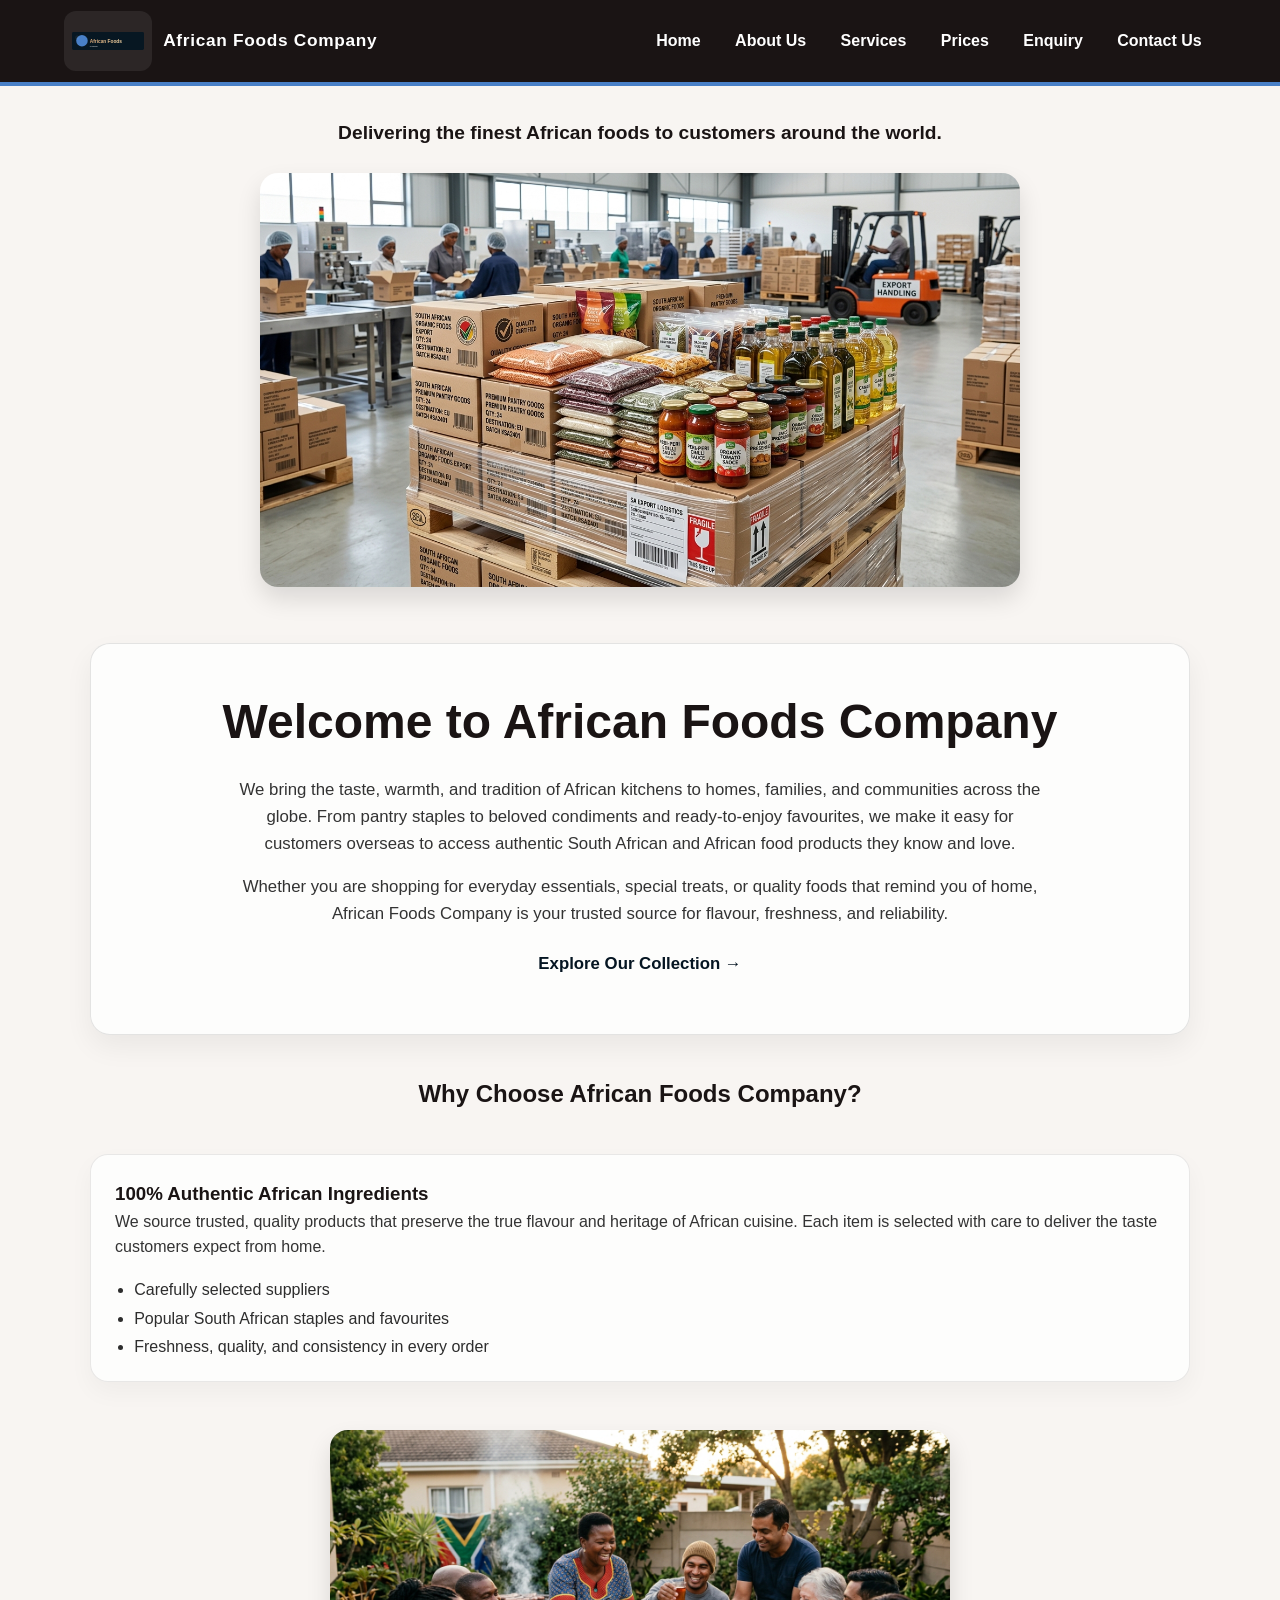
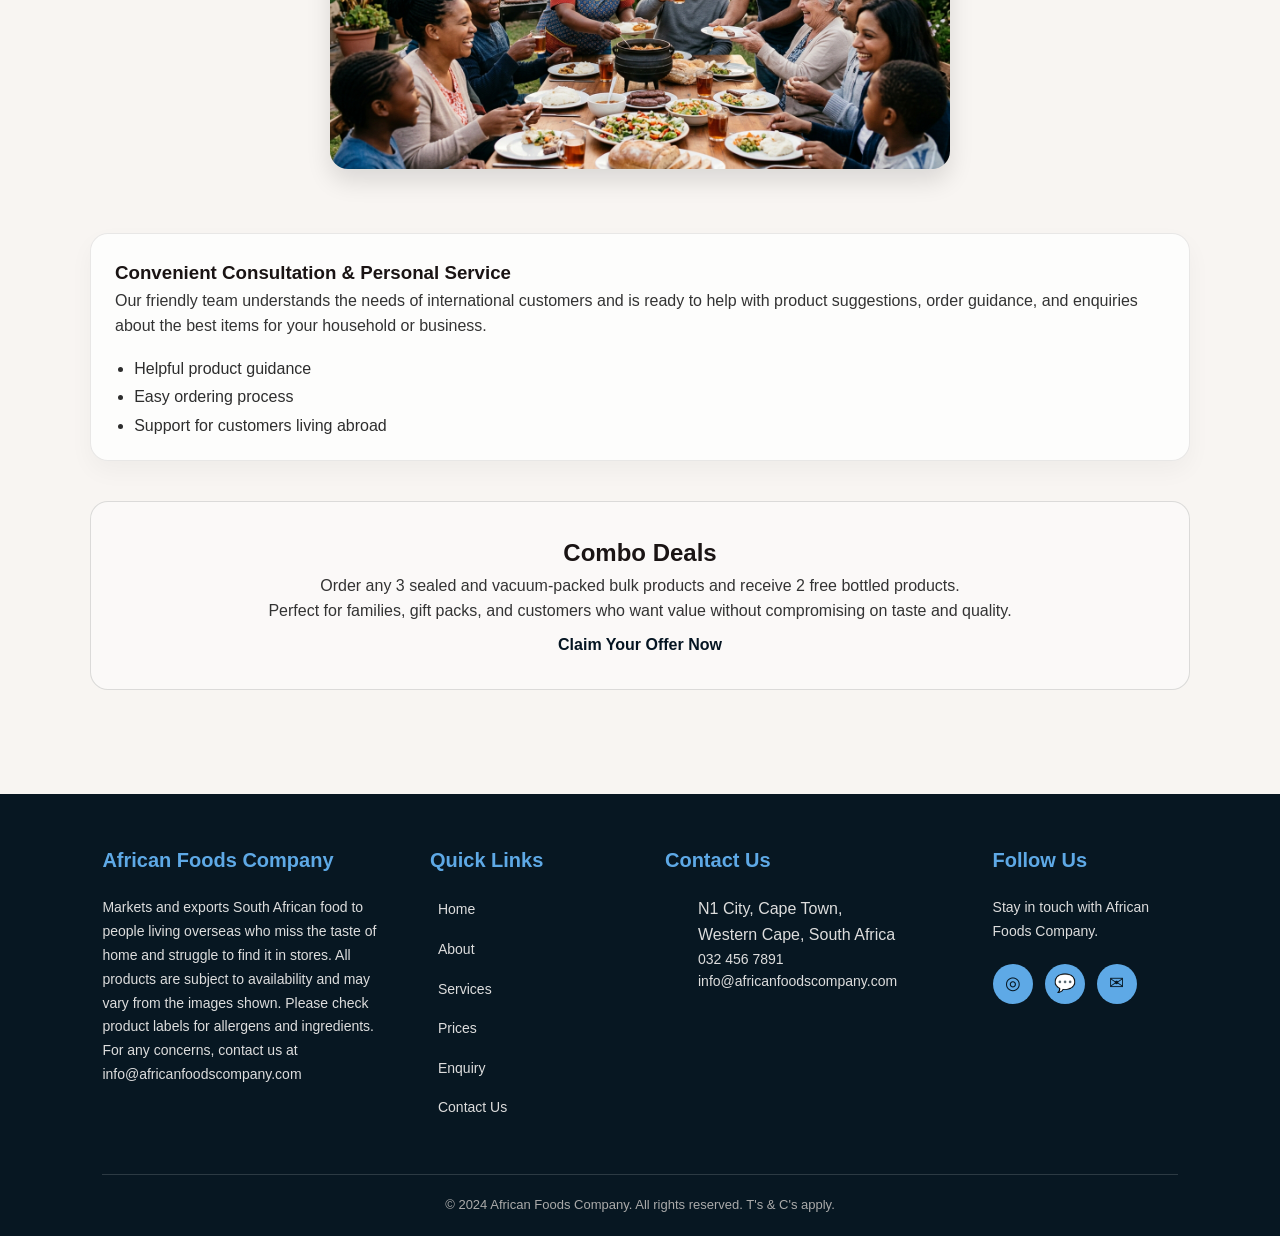
<file: index.html>
<!DOCTYPE html>
<html lang="en">
<head>
    <link rel="stylesheet" href="css/Style.css">
    <meta charset="UTF-8">
    <meta name="viewport" content="width=device-width, initial-scale=1.0">
    <title>Home - African Foods Company</title>
</head>
<body>

    <header class="site-header">
        <div class="container header-inner">
            <a class="brand" href="index.html" aria-label="African Foods Company home">
                <img class="brand-logo" src="images/logo.svg" alt="African Foods Company logo">
                <span class="brand-name">African Foods Company</span>
            </a>
            <nav class="site-nav" aria-label="Main navigation">
                <a href="index.html">Home</a>
                <a href="Pages/About.html">About Us</a>
                <a href="Pages/services.html">Services</a>
                <a href="Pages/prices.html">Prices</a>
                <a href="Pages/Enquiry.html">Enquiry</a>
                <a href="Pages/Contact Us.html">Contact Us</a>
            </nav>
        </div>
    </header>

  <p class="home-tagline">Delivering the finest African foods to customers around the world.</p>

  <img class="hero-graphic" src="images/Gemini_Generated_Image_8gng6y8gng6y8gng.jpg" alt="African Foods Company">

  <!-- Main Content -->
  <main class="home-page">
      <!-- Hero Section-->
    <section class="home-hero">
    <h2>Welcome to African Foods Company</h2>
    <p>We bring the taste, warmth, and tradition of African kitchens to homes, families, and communities across the globe. From pantry staples to beloved condiments and ready-to-enjoy favourites, we make it easy for customers overseas to access authentic South African and African food products they know and love.</p>
    <p>Whether you are shopping for everyday essentials, special treats, or quality foods that remind you of home, African Foods Company is your trusted source for flavour, freshness, and reliability.</p>
    <p><a href="Pages/services.html">Explore Our Collection &rarr;</a></p>
    </section>

    <!-- Highlights Section -->
    <section class="home-highlights">
      <h2>Why Choose African Foods Company?</h2>

      <article class="feature-box">
        <h3>100% Authentic African Ingredients</h3>
        <p>We source trusted, quality products that preserve the true flavour and heritage of African cuisine. Each item is selected with care to deliver the taste customers expect from home.</p>
        <ul>
          <li>Carefully selected suppliers</li>
          <li>Popular South African staples and favourites</li>
          <li>Freshness, quality, and consistency in every order</li>
        </ul>
      </article>

      <img class="feature-graphic" src="images/Gemini_Generated_Image_i78rki78rki78rki.jpg" alt="African Foods Company products">

      <article class="feature-box">
        <h3>Convenient Consultation & Personal Service</h3>
        <p>Our friendly team understands the needs of international customers and is ready to help with product suggestions, order guidance, and enquiries about the best items for your household or business.</p>
        <ul>
          <li>Helpful product guidance</li>
          <li>Easy ordering process</li>
          <li>Support for customers living abroad</li>
        </ul>
      </article>
    </section>

    <!-- Promotion Banner -->
    <section class="promo-banner">
      <h2>Combo Deals</h2>
      <p>Order any 3 sealed and vacuum-packed bulk products and receive 2 free bottled products.</p>
      <p>Perfect for families, gift packs, and customers who want value without compromising on taste and quality.</p>
    <p><a href="Pages/Enquiry.html">Claim Your Offer Now</a></p>
      
    </section>
  </main>
  
  <!-- Footer -->

<footer class="site-footer">

    <div class="footer-container">

        <!-- Column 1: About -->
        <div class="footer-column">
            <h3>African Foods Company</h3>

            <p>
                Markets and exports South African food to people living overseas who miss the taste of home and struggle to find it in stores. All products are subject to availability and may vary from the images shown. Please check product labels for allergens and ingredients. For any concerns, contact us at info@africanfoodscompany.com
            </p>
        </div>


        <!-- Column 2: Quick Links -->
        <div class="footer-column">

            <h3>Quick Links</h3>

            <ul class="footer-links">

                <li>
                    <a href="index.html">
                        <i class="fa-solid fa-house"></i>
                        Home
                    </a>
                </li>

                <li>
                    <a href="Pages/About.html">
                        <i class="fa-solid fa-circle-info"></i>
                        About
                    </a>
                </li>

                <li>
                    <a href="Pages/services.html">
                        <i class="fa-solid fa-scissors"></i>
                        Services
                    </a>
                </li>

                <li>
                    <a href="Pages/prices.html">
                        <i class="fa-solid fa-tag"></i>
                        Prices
                    </a>
                </li>

                <li>
                    <a href="Pages/Enquiry.html">
                        <i class="fa-solid fa-envelope-open-text"></i>
                        Enquiry
                    </a>
                </li>

                <li>
                    <a href="Pages/Contact Us.html">
                        <i class="fa-solid fa-phone"></i>
                        Contact Us
                    </a>
                </li>

            </ul>

        </div>


        <!-- Column 3: Contact -->
        <div class="footer-column">

            <h3>Contact Us</h3>

            <ul class="contact-info">

                <li>
                    <i class="fa-solid fa-location-dot"></i>

                    <span>
                        N1 City, Cape Town,<br>
                        Western Cape, South Africa
                    </span>
                </li>

                <li>
                    <i class="fa-brands fa-whatsapp"></i>

                    <a href="https://wa.me/27324567891" target="_blank" rel="noopener noreferrer">
                        032 456 7891
                    </a>
                </li>

                <li>
                    <i class="fa-solid fa-envelope"></i>

                    <a href="mailto:info@africanfoodscompany.com">
                        info@africanfoodscompany.com
                    </a>
                </li>

            </ul>

        </div>


        <!-- Column 4: Follow Us -->
        <div class="footer-column">

            <h3>Follow Us</h3>

            <p>
                Stay in touch with African Foods Company.
            </p>

            <div class="social-icons">

                <a href="https://www.instagram.com/" target="_blank" rel="noopener noreferrer" aria-label="Instagram">
                    <span aria-hidden="true">◎</span>
                </a>

                <a href="https://wa.me/27324567891" target="_blank" rel="noopener noreferrer" aria-label="WhatsApp">
                    <span aria-hidden="true">💬</span>
                </a>

                <a href="mailto:info@africanfoodscompany.com" aria-label="Email">
                    <span aria-hidden="true">✉</span>
                </a>

            </div>

        </div>

    </div>


    <!-- Bottom -->
    <div class="footer-bottom">

        <p>
            &copy; 2024 African Foods Company. All rights reserved. T's & C's apply. 
        </p>

    </div>

</footer>
</body>
</html>
</file>
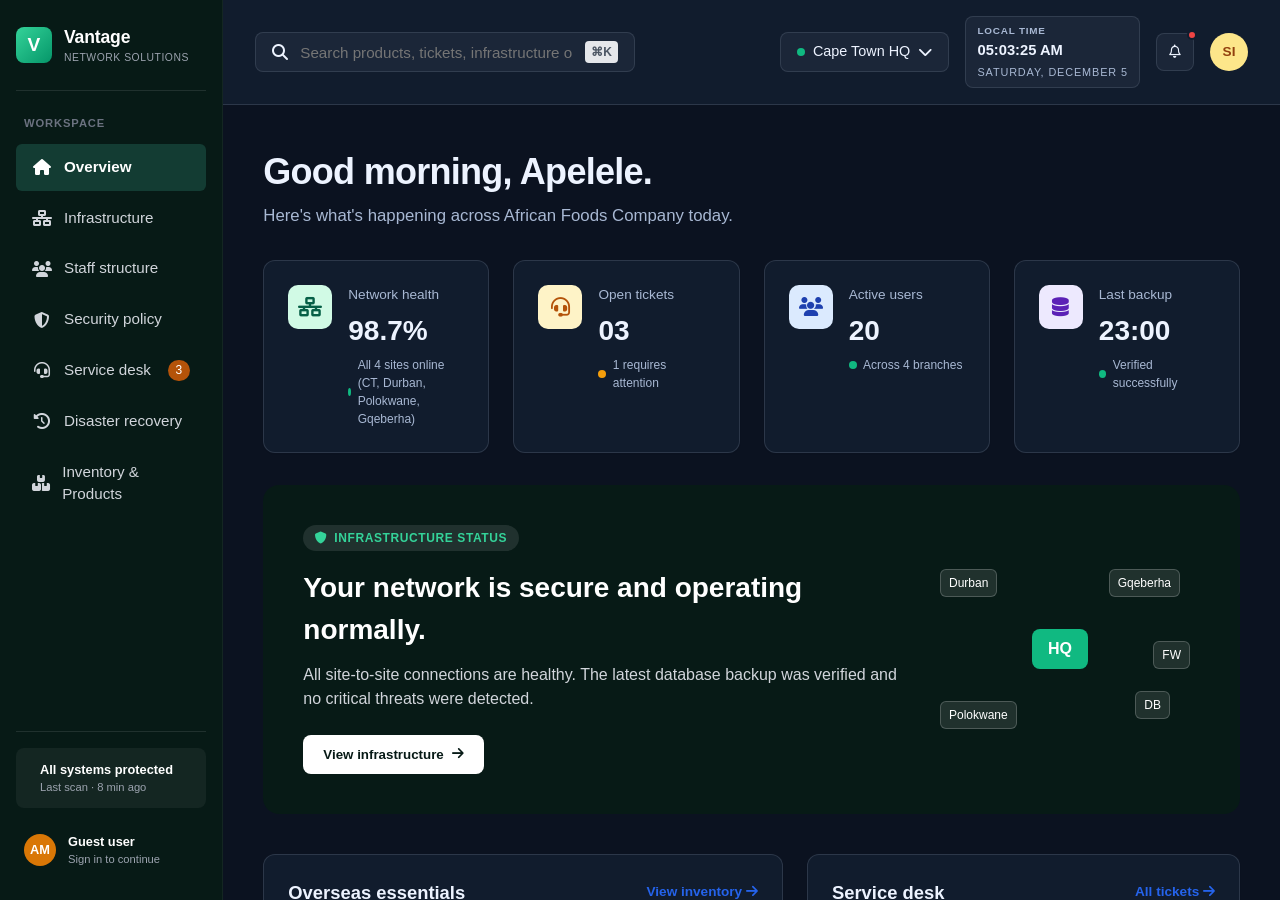
<file: pages/index.html>
<!DOCTYPE html>
<html lang="en">
<head>
    <meta charset="UTF-8">
    <meta name="viewport" content="width=device-width, initial-scale=1.0">
    <title>Overview - Vantage Network Solutions (African Foods Company)</title>
    <link rel="stylesheet" href="../css/style.css">
    <link rel="stylesheet" href="https://cdnjs.cloudflare.com/ajax/libs/font-awesome/6.4.0/css/all.min.css">
</head>
<body>
    <div class="app-container">
        <!-- Sidebar Navigation -->
        <aside class="sidebar">
            <div class="sidebar-brand">
                <div class="brand-logo-icon">V</div>
                <div class="brand-text">
                    <span class="brand-title">Vantage</span>
                    <span class="brand-subtitle">NETWORK SOLUTIONS</span>
                </div>
            </div>

            <div class="workspace-label">WORKSPACE</div>
            
            <nav class="sidebar-nav">
                <a href="#overview" class="nav-item active" data-target="overview">
                    <i class="fa-solid fa-house"></i> Overview
                </a>
                <a href="#infrastructure" class="nav-item" data-target="infrastructure">
                    <i class="fa-solid fa-network-wired"></i> Infrastructure
                </a>
                <a href="#staff" class="nav-item" data-target="staff">
                    <i class="fa-solid fa-users"></i> Staff structure
                </a>
                <a href="#security" class="nav-item" data-target="security">
                    <i class="fa-solid fa-shield-halved"></i> Security policy
                </a>
                <a href="#servicedesk" class="nav-item" data-target="servicedesk">
                    <i class="fa-solid fa-headset"></i> Service desk <span class="badge-count">3</span>
                </a>
                <a href="#disaster" class="nav-item" data-target="disaster">
                    <i class="fa-solid fa-clock-rotate-left"></i> Disaster recovery
                </a>
                <a href="#inventory" class="nav-item" data-target="inventory">
                    <i class="fa-solid fa-boxes-stacked"></i> Inventory & Products
                </a>
            </nav>

            <div class="sidebar-footer">
                <div class="status-card">
                    <div class="status-dot green"></div>
                    <div class="status-info">
                        <strong>All systems protected</strong>
                        <span>Last scan · 8 min ago</span>
                    </div>
                </div>
                <div class="user-profile-card">
                    <div class="user-avatar">AM</div>
                    <div class="user-details">
                        <strong>Apelele Mayi</strong>
                        <span>IT Manager · Log out</span>
                    </div>
                </div>
            </div>
        </aside>

        <!-- Main Content Area -->
        <main class="main-content">
            <!-- Top Navigation Bar with Interactive Search -->
            <header class="top-header">
                <div class="search-container">
                    <div class="search-box">
                        <i class="fa-solid fa-magnifying-glass"></i>
                        <input type="text" id="globalSearch" placeholder="Search products, tickets, infrastructure or SOPs..." autocomplete="off">
                        <span class="kbd">⌘K</span>
                    </div>
                    <!-- Live Search Dropdown Results -->
                    <div id="searchResultsDropdown" class="search-dropdown"></div>
                </div>
                
                <div class="header-right">
                    <div class="location-selector" id="locationBtn">
                        <span class="dot green"></span>
                        <span id="currentLocationLabel">Cape Town HQ</span>
                        <i class="fa-solid fa-chevron-down"></i>
                    </div>
                    <button class="icon-btn" aria-label="Notifications"><i class="fa-regular fa-bell"></i></button>
                    <div class="user-pill">AM</div>
                </div>
            </header>

            <!-- Dynamic Views Container -->
            <div id="viewsContainer">
                
                <!-- VIEW 1: OVERVIEW -->
                <section id="overview" class="view-section active">
                    <div class="welcome-banner">
                        <h1 id="dynamicGreeting">Good morning, Apelele.</h1>
                        <p>Here's what's happening across African Foods Company today.</p>
                    </div>

                    <!-- Metrics Grid -->
                    <div class="metrics-grid">
                        <div class="metric-card">
                            <div class="metric-icon green"><i class="fa-solid fa-network-wired"></i></div>
                            <div class="metric-body">
                                <span>Network health</span>
                                <h2>98.7%</h2>
                                <span class="metric-sub"><span class="dot green"></span> All 4 sites online (CT, Durban, Polokwane, Gqeberha)</span>
                            </div>
                        </div>
                        <div class="metric-card">
                            <div class="metric-icon orange"><i class="fa-solid fa-headset"></i></div>
                            <div class="metric-body">
                                <span>Open tickets</span>
                                <h2>03</h2>
                                <span class="metric-sub"><span class="dot orange"></span> 1 requires attention</span>
                            </div>
                        </div>
                        <div class="metric-card">
                            <div class="metric-icon blue"><i class="fa-solid fa-users"></i></div>
                            <div class="metric-body">
                                <span>Active users</span>
                                <h2>20</h2>
                                <span class="metric-sub"><span class="dot green"></span> Across 4 branches</span>
                            </div>
                        </div>
                        <div class="metric-card">
                            <div class="metric-icon purple"><i class="fa-solid fa-database"></i></div>
                            <div class="metric-body">
                                <span>Last backup</span>
                                <h2>23:00</h2>
                                <span class="metric-sub"><span class="dot green"></span> Verified successfully</span>
                            </div>
                        </div>
                    </div>

                    <!-- Status Hero Banner -->
                    <div class="status-hero">
                        <div class="status-hero-content">
                            <div class="badge-tag"><i class="fa-solid fa-shield"></i> INFRASTRUCTURE STATUS</div>
                            <h3>Your network is secure and operating normally.</h3>
                            <p>All site-to-site connections are healthy. The latest database backup was verified and no critical threats were detected.</p>
                            <button class="btn-light" onclick="switchView('infrastructure')">View infrastructure <i class="fa-solid fa-arrow-right"></i></button>
                        </div>
                        <div class="status-hero-graphic">
                            <div class="hq-node">HQ</div>
                            <div class="branch-node durban">Durban</div>
                            <div class="branch-node polokwane">Polokwane</div>
                            <div class="branch-node gqeberha">Gqeberha</div>
                            <div class="db-node">DB</div>
                            <div class="firewall-node">FW</div>
                        </div>
                    </div>

                    <!-- Lower Split Grid -->
                    <div class="split-grid">
                        <!-- Overseas Essentials -->
                        <div class="panel">
                            <div class="panel-header">
                                <h3>Overseas essentials</h3>
                                <a href="#inventory" onclick="switchView('inventory')">View inventory <i class="fa-solid fa-arrow-right"></i></a>
                            </div>
                            <p class="panel-desc">Shelf-stable favourites ready for export</p>
                            
                            <div class="item-row">
                                <div class="item-badge ro">RO</div>
                                <div class="item-info">
                                    <strong>Rooibos tea</strong>
                                    <span>Cape-grown · 80 bags</span>
                                </div>
                                <div class="item-status">
                                    <span class="badge-pill orange-bg">High demand</span>
                                    <span class="stock-text">Stock</span>
                                    <div class="progress-bar"><div class="fill" style="width: 86%;"></div></div>
                                    <span class="perc">86%</span>
                                </div>
                            </div>

                            <div class="item-row">
                                <div class="item-badge mr">MR</div>
                                <div class="item-info">
                                    <strong>Mrs Ball's Chutney</strong>
                                    <span>Original · 470 g</span>
                                </div>
                                <div class="item-status">
                                    <span class="badge-pill green-bg">Export ready</span>
                                    <span class="stock-text">Stock</span>
                                    <div class="progress-bar"><div class="fill" style="width: 72%;"></div></div>
                                    <span class="perc">72%</span>
                                </div>
                            </div>

                            <div class="item-row">
                                <div class="item-badge ou">OU</div>
                                <div class="item-info">
                                    <strong>Ouma Rusks</strong>
                                    <span>Buttermilk · 500 g</span>
                                </div>
                                <div class="item-status">
                                    <span class="badge-pill blue-bg">Popular</span>
                                    <span class="stock-text">Stock</span>
                                    <div class="progress-bar"><div class="fill" style="width: 61%;"></div></div>
                                    <span class="perc">61%</span>
                                </div>
                            </div>

                            <div class="item-row">
                                <div class="item-badge ar">AR</div>
                                <div class="item-info">
                                    <strong>Aromat seasoning</strong>
                                    <span>Original · 200 g</span>
                                </div>
                                <div class="item-status">
                                    <span class="badge-pill gray-bg">Shelf stable</span>
                                    <span class="stock-text">Stock</span>
                                    <div class="progress-bar"><div class="fill" style="width: 54%;"></div></div>
                                    <span class="perc">54%</span>
                                </div>
                            </div>
                        </div>

                        <!-- Service Desk Quick View -->
                        <div class="panel">
                            <div class="panel-header">
                                <h3>Service desk</h3>
                                <a href="#servicedesk" onclick="switchView('servicedesk')">All tickets <i class="fa-solid fa-arrow-right"></i></a>
                            </div>
                            <p class="panel-desc">Active support requests</p>

                            <div class="ticket-row">
                                <div class="ticket-tag p2">P2</div>
                                <div class="ticket-info">
                                    <strong>Durban VPN latency</strong>
                                    <span>INC-0241 · Liya Norushu</span>
                                </div>
                                <div class="ticket-time"><i class="fa-regular fa-clock"></i> 42 min</div>
                            </div>

                            <div class="ticket-row">
                                <div class="ticket-tag p3">P3</div>
                                <div class="ticket-info">
                                    <strong>New sales user access</strong>
                                    <span>REQ-0238 · Support queue</span>
                                </div>
                                <div class="ticket-time"><i class="fa-regular fa-clock"></i> 2 hr</div>
                            </div>

                            <div class="ticket-row">
                                <div class="ticket-tag p3">P3</div>
                                <div class="ticket-info">
                                    <strong>Cape Town printer offline</strong>
                                    <span>INC-0235 · Z. Meiring</span>
                                </div>
                                <div class="ticket-time"><i class="fa-regular fa-clock"></i> 4 hr</div>
                            </div>

                            <div class="ticket-alert-banner">
                                <i class="fa-solid fa-circle-check"></i> All tickets are currently within SLA targets.
                            </div>
                        </div>
                    </div>
                </section>

                <!-- VIEW 2: INFRASTRUCTURE -->
                <section id="infrastructure" class="view-section">
                    <div class="section-header-block">
                        <span class="date-label">MONDAY, 12 OCTOBER</span>
                        <h1>Infrastructure</h1>
                        <p>Monitor branch connectivity, core services, and managed devices across Cape Town, Durban, Polokwane, and Gqeberha.</p>
                    </div>

                    <div class="status-hero mini">
                        <div class="status-hero-content">
                            <div class="badge-tag"><i class="fa-solid fa-check"></i> CURRENT STATUS</div>
                            <h3>All critical services are operational</h3>
                            <p>Operational information is synchronized across Cape Town, Durban, Polokwane, and Gqeberha.</p>
                        </div>
                        <div class="check-circle-icon"><i class="fa-solid fa-check"></i></div>
                    </div>

                    <div class="metrics-grid-3">
                        <div class="metric-card">
                            <div class="metric-icon green"><i class="fa-solid fa-network-wired"></i></div>
                            <div class="metric-body">
                                <span>Site availability</span>
                                <h2>100%</h2>
                                <span class="metric-sub"><span class="dot green"></span> Cape Town, Durban, Polokwane, Gqeberha</span>
                            </div>
                        </div>
                        <div class="metric-card">
                            <div class="metric-icon blue"><i class="fa-solid fa-server"></i></div>
                            <div class="metric-body">
                                <span>Managed devices</span>
                                <h2>24</h2>
                                <span class="metric-sub"><span class="dot green"></span> 20 computers · 4 routers</span>
                            </div>
                        </div>
                        <div class="metric-card">
                            <div class="metric-icon purple"><i class="fa-solid fa-shield-halved"></i></div>
                            <div class="metric-body">
                                <span>VPN tunnels</span>
                                <h2>04</h2>
                                <span class="metric-sub"><span class="dot green"></span> AES-256 secured</span>
                            </div>
                        </div>
                    </div>

                    <div class="panel" style="margin-top: 2rem;">
                        <h3>Branch connectivity</h3>
                        <p class="panel-desc">Live site-to-site infrastructure across all four company locations</p>
                        
                        <div class="branch-list-item">
                            <div class="item-badge green-bg"><i class="fa-solid fa-building"></i></div>
                            <div class="item-info">
                                <strong>Cape Town headquarters (HQ)</strong>
                                <span>Database server · Core router · Shared printer · DHCP server</span>
                            </div>
                            <span class="badge-pill green-bg">Online - 0 ms</span>
                        </div>
                        <div class="branch-list-item">
                            <div class="item-badge green-bg"><i class="fa-solid fa-code-branch"></i></div>
                            <div class="item-info">
                                <strong>Durban branch</strong>
                                <span>IPsec VPN · Wireless LAN · Shared printer</span>
                            </div>
                            <span class="badge-pill green-bg">Online - 24 ms</span>
                        </div>
                        <div class="branch-list-item">
                            <div class="item-badge green-bg"><i class="fa-solid fa-code-branch"></i></div>
                            <div class="item-info">
                                <strong>Polokwane branch (New Site)</strong>
                                <span>IPsec VPN · DHCP Relay · Local AP</span>
                            </div>
                            <span class="badge-pill green-bg">Online - 31 ms</span>
                        </div>
                        <div class="branch-list-item">
                            <div class="item-badge green-bg"><i class="fa-solid fa-code-branch"></i></div>
                            <div class="item-info">
                                <strong>Gqeberha branch (New Site)</strong>
                                <span>IPsec VPN · DHCP Relay · Local AP</span>
                            </div>
                            <span class="badge-pill green-bg">Online - 18 ms</span>
                        </div>
                    </div>

                    <div class="panel" style="margin-top: 2rem;">
                        <h3>Core services</h3>
                        <p class="panel-desc">Business-critical applications</p>
                        <div class="service-row">
                            <div class="service-check"><i class="fa-solid fa-check"></i></div>
                            <div class="item-info">
                                <strong>Sage ERP &amp; Payroll</strong>
                                <span>Central database service</span>
                            </div>
                            <span class="badge-pill green-bg">Healthy</span>
                        </div>
                        <div class="service-row">
                            <div class="service-check"><i class="fa-solid fa-check"></i></div>
                            <div class="item-info">
                                <strong>Microsoft 365</strong>
                                <span>Identity, email and productivity</span>
                            </div>
                            <span class="badge-pill green-bg">Healthy</span>
                        </div>
                        <div class="service-row">
                            <div class="service-check"><i class="fa-solid fa-check"></i></div>
                            <div class="item-info">
                                <strong>Customer website</strong>
                                <span>DMZ hosted service</span>
                            </div>
                            <span class="badge-pill green-bg">Healthy</span>
                        </div>
                    </div>
                </section>

                <!-- VIEW 3: STAFF STRUCTURE -->
                <section id="staff" class="view-section">
                    <div class="section-header-block">
                        <span class="date-label">MONDAY, 12 OCTOBER</span>
                        <h1>Staff structure</h1>
                        <p>Clear ownership and escalation paths for every IT request.</p>
                    </div>

                    <div class="status-hero mini">
                        <div class="status-hero-content">
                            <div class="badge-tag"><i class="fa-solid fa-check"></i> CURRENT STATUS</div>
                            <h3>Four IT roles support 20 employees</h3>
                            <p>Operational information is synchronized across Cape Town, Durban, Polokwane, and Gqeberha.</p>
                        </div>
                        <div class="check-circle-icon"><i class="fa-solid fa-check"></i></div>
                    </div>

                    <div class="metrics-grid-3">
                        <div class="metric-card">
                            <div class="metric-icon green"><i class="fa-solid fa-building"></i></div>
                            <div class="metric-body">
                                <span>Cape Town staff</span>
                                <h2>15</h2>
                                <span class="metric-sub"><span class="dot green"></span> Head office</span>
                            </div>
                        </div>
                        <div class="metric-card">
                            <div class="metric-icon blue"><i class="fa-solid fa-code-branch"></i></div>
                            <div class="metric-body">
                                <span>Branch staff (Durban, Polokwane, Gqeberha)</span>
                                <h2>05</h2>
                                <span class="metric-sub"><span class="dot green"></span> Regional operations</span>
                            </div>
                        </div>
                        <div class="metric-card">
                            <div class="metric-icon purple"><i class="fa-solid fa-shield"></i></div>
                            <div class="metric-body">
                                <span>IT coverage</span>
                                <h2>4 sites</h2>
                                <span class="metric-sub"><span class="dot green"></span> Centralized management</span>
                            </div>
                        </div>
                    </div>

                    <div class="split-grid" style="margin-top: 2rem;">
                        <div class="panel">
                            <h3>IT department</h3>
                            <p class="panel-desc">Roles and primary responsibilities</p>
                            
                            <div class="branch-list-item">
                                <div class="item-badge green-bg"><i class="fa-solid fa-user-tie"></i></div>
                                <div class="item-info">
                                    <strong>IT Manager (Apelele Mayi)</strong>
                                    <span>Strategy, budgets, policies, recovery and vendors</span>
                                </div>
                                <span class="badge-pill gray-bg">Cape Town</span>
                            </div>
                            <div class="branch-list-item">
                                <div class="item-badge green-bg"><i class="fa-solid fa-network-wired"></i></div>
                                <div class="item-info">
                                    <strong>Network &amp; Systems Administrator (Zabrhian Meiring)</strong>
                                    <span>Servers, networks, backups, M365 and Sage</span>
                                </div>
                                <span class="badge-pill gray-bg">Cape Town</span>
                            </div>
                            <div class="branch-list-item">
                                <div class="item-badge green-bg"><i class="fa-solid fa-headset"></i></div>
                                <div class="item-info">
                                    <strong>Service Desk Analyst (Liya Norushu)</strong>
                                    <span>User setup, assets, devices and first-line support</span>
                                </div>
                                <span class="badge-pill gray-bg">Cape Town</span>
                            </div>
                            <div class="branch-list-item">
                                <div class="item-badge green-bg"><i class="fa-solid fa-screwdriver-wrench"></i></div>
                                <div class="item-info">
                                    <strong>IT Support Technician</strong>
                                    <span>On-site hardware and branch escalation (Durban, Polokwane, Gqeberha)</span>
                                </div>
                                <span class="badge-pill gray-bg">Multi-site</span>
                            </div>
                        </div>

                        <div class="panel">
                            <h3>Escalation path</h3>
                            <p class="panel-desc">How technical issues move through the team</p>
                            
                            <div class="service-row">
                                <div class="service-check"><i class="fa-solid fa-check"></i></div>
                                <div class="item-info">
                                    <strong>Tier 1 - Service desk</strong>
                                    <span>Log, triage and resolve common requests</span>
                                </div>
                                <span class="badge-pill gray-bg">First response</span>
                            </div>
                            <div class="service-row">
                                <div class="service-check"><i class="fa-solid fa-arrow-right"></i></div>
                                <div class="item-info">
                                    <strong>Tier 2 - Systems administrator</strong>
                                    <span>Network, server and application faults</span>
                                </div>
                                <span class="badge-pill gray-bg">Escalation</span>
                            </div>
                            <div class="service-row">
                                <div class="service-check"><i class="fa-solid fa-triangle-exclamation"></i></div>
                                <div class="item-info">
                                    <strong>Tier 3 - IT Manager / vendor</strong>
                                    <span>Critical incidents and supplier escalation</span>
                                </div>
                                <span class="badge-pill gray-bg">Management</span>
                            </div>
                        </div>
                    </div>
                </section>

                <!-- VIEW 4: SECURITY POLICY -->
                <section id="security" class="view-section">
                    <div class="section-header-block">
                        <span class="date-label">MONDAY, 12 OCTOBER</span>
                        <h1>Security policy</h1>
                        <p>Mandatory controls protecting customer, payroll and export data.</p>
                    </div>

                    <div class="status-hero mini">
                        <div class="status-hero-content">
                            <div class="badge-tag"><i class="fa-solid fa-check"></i> CURRENT STATUS</div>
                            <h3>No active security incidents</h3>
                            <p>Operational information is synchronized across Cape Town, Durban, Polokwane, and Gqeberha.</p>
                        </div>
                        <div class="check-circle-icon"><i class="fa-solid fa-check"></i></div>
                    </div>

                    <div class="metrics-grid-3">
                        <div class="metric-card">
                            <div class="metric-icon green"><i class="fa-solid fa-shield"></i></div>
                            <div class="metric-body">
                                <span>Critical alerts</span>
                                <h2>00</h2>
                                <span class="metric-sub"><span class="dot green"></span> No threats detected</span>
                            </div>
                        </div>
                        <div class="metric-card">
                            <div class="metric-icon blue"><i class="fa-solid fa-lock"></i></div>
                            <div class="metric-body">
                                <span>Patch compliance</span>
                                <h2>96%</h2>
                                <span class="metric-sub"><span class="dot green"></span> Across managed devices</span>
                            </div>
                        </div>
                        <div class="metric-card">
                            <div class="metric-icon purple"><i class="fa-solid fa-key"></i></div>
                            <div class="metric-body">
                                <span>Access reviews</span>
                                <h2>Q4</h2>
                                <span class="metric-sub"><span class="dot green"></span> Next review in 18 days</span>
                            </div>
                        </div>
                    </div>

                    <div class="split-grid" style="margin-top: 2rem;">
                        <div class="panel">
                            <h3>Mandatory controls</h3>
                            <p class="panel-desc">Applies to every user and device</p>
                            
                            <div class="branch-list-item">
                                <div class="item-badge green-bg"><i class="fa-solid fa-user-lock"></i></div>
                                <div class="item-info">
                                    <strong>Individual authentication</strong>
                                    <span>No generic or shared accounts; MFA for privileged access</span>
                                </div>
                                <span class="badge-pill orange-bg">Required</span>
                            </div>
                            <div class="branch-list-item">
                                <div class="item-badge green-bg"><i class="fa-solid fa-network-wired"></i></div>
                                <div class="item-info">
                                    <strong>Encrypted transport</strong>
                                    <span>Inter-site traffic must use the IPsec VPN</span>
                                </div>
                                <span class="badge-pill blue-bg">AES-256</span>
                            </div>
                            <div class="branch-list-item">
                                <div class="item-badge green-bg"><i class="fa-solid fa-id-badge"></i></div>
                                <div class="item-info">
                                    <strong>Least privilege</strong>
                                    <span>Sage, payroll and inventory access assigned by role</span>
                                </div>
                                <span class="badge-pill green-bg">RBAC</span>
                            </div>
                            <div class="branch-list-item">
                                <div class="item-badge green-bg"><i class="fa-solid fa-server"></i></div>
                                <div class="item-info">
                                    <strong>Device hardening</strong>
                                    <span>Default credentials changed before deployment</span>
                                </div>
                                <span class="badge-pill orange-bg">Required</span>
                            </div>
                        </div>

                        <div class="panel">
                            <h3>Employee reminders</h3>
                            <p class="panel-desc">Acceptable use essentials</p>
                            <div class="service-row">
                                <div class="service-check"><i class="fa-solid fa-shield-halved"></i></div>
                                <div class="item-info">
                                    <strong>Protect company data</strong>
                                    <span>Never use personal devices, USB drives or unapproved cloud storage</span>
                                </div>
                                <span class="badge-pill gray-bg">POPIA</span>
                            </div>
                            <div class="service-row">
                                <div class="service-check"><i class="fa-solid fa-triangle-exclamation"></i></div>
                                <div class="item-info">
                                    <strong>Report suspicious activity</strong>
                                    <span>Phishing, lost devices or breaches must be reported within one hour</span>
                                </div>
                                <span class="badge-pill gray-bg">1 hour</span>
                            </div>
                        </div>
                    </div>
                </section>

                <!-- VIEW 5: SERVICE DESK -->
                <section id="servicedesk" class="view-section">
                    <div class="section-header-block">
                        <span class="date-label">MONDAY, 12 OCTOBER</span>
                        <h1>Service desk</h1>
                        <p>Track requests, response commitments and technical escalations.</p>
                    </div>

                    <div class="status-hero mini">
                        <div class="status-hero-content">
                            <div class="badge-tag"><i class="fa-solid fa-check"></i> CURRENT STATUS</div>
                            <h3>All open tickets are within SLA</h3>
                            <p>Operational information is synchronized across Cape Town, Durban, Polokwane, and Gqeberha.</p>
                        </div>
                        <div class="check-circle-icon"><i class="fa-solid fa-check"></i></div>
                    </div>

                    <div class="metrics-grid-3">
                        <div class="metric-card">
                            <div class="metric-icon orange"><i class="fa-solid fa-headset"></i></div>
                            <div class="metric-body">
                                <span>Open tickets</span>
                                <h2>03</h2>
                                <span class="metric-sub"><span class="dot green"></span> 1 high · 2 standard</span>
                            </div>
                        </div>
                        <div class="metric-card">
                            <div class="metric-icon green"><i class="fa-regular fa-clock"></i></div>
                            <div class="metric-body">
                                <span>First response</span>
                                <h2>38 min</h2>
                                <span class="metric-sub"><span class="dot green"></span> Average this week</span>
                            </div>
                        </div>
                        <div class="metric-card">
                            <div class="metric-icon blue"><i class="fa-solid fa-check-double"></i></div>
                            <div class="metric-body">
                                <span>Resolved</span>
                                <h2>17</h2>
                                <span class="metric-sub"><span class="dot green"></span> Past seven days</span>
                            </div>
                        </div>
                    </div>

                    <div class="split-grid" style="margin-top: 2rem;">
                        <div class="panel">
                            <h3>Priority &amp; response targets</h3>
                            <p class="panel-desc">Service-level commitments</p>
                            
                            <div class="branch-list-item">
                                <div class="item-badge orange-bg"><i class="fa-solid fa-triangle-exclamation"></i></div>
                                <div class="item-info">
                                    <strong>P1 - Critical</strong>
                                    <span>ERP, database or all-branch connectivity outage</span>
                                </div>
                                <span class="badge-pill orange-bg">1 hr response · 4 hr resolution</span>
                            </div>
                            <div class="branch-list-item">
                                <div class="item-badge blue-bg"><i class="fa-regular fa-clock"></i></div>
                                <div class="item-info">
                                    <strong>P2 - High</strong>
                                    <span>Single branch outage, Wi-Fi, ISP or power loss</span>
                                </div>
                                <span class="badge-pill blue-bg">4 hr response · 8 hr resolution</span>
                            </div>
                            <div class="branch-list-item">
                                <div class="item-badge green-bg"><i class="fa-solid fa-check"></i></div>
                                <div class="item-info">
                                    <strong>P3 - Standard</strong>
                                    <span>Workstation, printer, password or application issue</span>
                                </div>
                                <span class="badge-pill green-bg">1 day response · 2 day resolution</span>
                            </div>
                        </div>

                        <div class="panel">
                            <h3>Contact channels</h3>
                            <p class="panel-desc">Every request must be formally logged</p>
                            
                            <div class="service-row" onclick="openSupportModal()" style="cursor: pointer;">
                                <div class="service-check"><i class="fa-solid fa-envelope"></i></div>
                                <div class="item-info">
                                    <strong>Email support</strong>
                                    <span>support@africanfoods.co.za</span>
                                </div>
                                <span class="badge-pill green-bg">Creates ticket</span>
                            </div>
                            <div class="service-row" onclick="openSupportModal()" style="cursor: pointer;">
                                <div class="service-check"><i class="fa-solid fa-phone"></i></div>
                                <div class="item-info">
                                    <strong>Phone support</strong>
                                    <span>HQ ext. 100 · +27 21 555 0100</span>
                                </div>
                                <span class="badge-pill blue-bg">Urgent help</span>
                            </div>
                        </div>
                    </div>
                </section>

                <!-- VIEW 6: DISASTER RECOVERY -->
                <section id="disaster" class="view-section">
                    <div class="section-header-block">
                        <span class="date-label">MONDAY, 12 OCTOBER</span>
                        <h1>Disaster recovery</h1>
                        <p>Recovery readiness for infrastructure, data and branch outages.</p>
                    </div>

                    <div class="status-hero mini">
                        <div class="status-hero-content">
                            <div class="badge-tag"><i class="fa-solid fa-check"></i> CURRENT STATUS</div>
                            <h3>Latest recovery points verified</h3>
                            <p>Operational information is synchronized across Cape Town, Durban, Polokwane, and Gqeberha.</p>
                        </div>
                        <div class="check-circle-icon"><i class="fa-solid fa-check"></i></div>
                    </div>

                    <div class="metrics-grid-3">
                        <div class="metric-card">
                            <div class="metric-icon green"><i class="fa-solid fa-clock-rotate-left"></i></div>
                            <div class="metric-body">
                                <span>Recovery target</span>
                                <h2>4 hr</h2>
                                <span class="metric-sub"><span class="dot green"></span> Database RTO</span>
                            </div>
                        </div>
                        <div class="metric-card">
                            <div class="metric-icon blue"><i class="fa-solid fa-database"></i></div>
                            <div class="metric-body">
                                <span>Last backup</span>
                                <h2>23:00</h2>
                                <span class="metric-sub"><span class="dot green"></span> AWS Cape Town</span>
                            </div>
                        </div>
                        <div class="metric-card">
                            <div class="metric-icon purple"><i class="fa-solid fa-check-double"></i></div>
                            <div class="metric-body">
                                <span>Restore tests</span>
                                <h2>Passed</h2>
                                <span class="metric-sub"><span class="dot green"></span> Completed this month</span>
                            </div>
                        </div>
                    </div>

                    <div class="split-grid" style="margin-top: 2rem;">
                        <div class="panel">
                            <h3>Recovery playbooks</h3>
                            <p class="panel-desc">Approved step-by-step procedures</p>
                            
                            <div class="branch-list-item">
                                <div class="item-badge green-bg"><i class="fa-solid fa-server"></i></div>
                                <div class="item-info">
                                    <strong>HQ core router replacement</strong>
                                    <span>Cold standby swap, configuration restore and tunnel verification</span>
                                </div>
                                <span class="badge-pill orange-bg">Priority 1</span>
                            </div>
                            <div class="branch-list-item">
                                <div class="item-badge green-bg"><i class="fa-solid fa-database"></i></div>
                                <div class="item-info">
                                    <strong>Sage ERP database recovery</strong>
                                    <span>Isolate, restore from AWS S3 and validate financial records</span>
                                </div>
                                <span class="badge-pill orange-bg">Priority 1</span>
                            </div>
                            <div class="branch-list-item">
                                <div class="item-badge green-bg"><i class="fa-solid fa-network-wired"></i></div>
                                <div class="item-info">
                                    <strong>Branch connectivity failure</strong>
                                    <span>Remote diagnosis, ISP escalation and spare equipment dispatch</span>
                                </div>
                                <span class="badge-pill blue-bg">Priority 2</span>
                            </div>
                        </div>

                        <div class="panel">
                            <h3>Backup schedule</h3>
                            <p class="panel-desc">Encrypted local and offsite protection</p>
                            <div class="service-row">
                                <div class="service-check"><i class="fa-solid fa-database"></i></div>
                                <div class="item-info">
                                    <strong>Database snapshot</strong>
                                    <span>Daily at 23:00 · 30 daily and 12 monthly copies</span>
                                </div>
                                <span class="badge-pill gray-bg">AWS S3</span>
                            </div>
                            <div class="service-row">
                                <div class="service-check"><i class="fa-solid fa-file-code"></i></div>
                                <div class="item-info">
                                    <strong>Network configurations</strong>
                                    <span>On every change, plus weekly retention</span>
                                </div>
                                <span class="badge-pill gray-bg">10 states</span>
                            </div>
                            <div class="service-row">
                                <div class="service-check"><i class="fa-solid fa-hard-drive"></i></div>
                                <div class="item-info">
                                    <strong>Bare-metal image</strong>
                                    <span>Sunday at 02:00 · four-week rolling window</span>
                                </div>
                                <span class="badge-pill gray-bg">Weekly</span>
                            </div>
                        </div>
                    </div>
                </section>

                <!-- VIEW 7: INVENTORY & PRODUCTS -->
                <section id="inventory" class="view-section">
                    <div class="section-header-block">
                        <span class="date-label">AFRICAN FOODS COMPANY CATALOGUE</span>
                        <h1>Inventory &amp; Export Products</h1>
                        <p>Browse South African pantry favourites, canned goods, bottled condiments, and vacuum-sealed export packs.</p>
                    </div>

                    <div class="metrics-grid-3">
                        <div class="metric-card">
                            <div class="metric-icon green"><i class="fa-solid fa-box-archive"></i></div>
                            <div class="metric-body">
                                <span>Canned Foods</span>
                                <h2>KOO Beans &amp; Jam</h2>
                                <span class="metric-sub"><span class="dot green"></span> From R85</span>
                            </div>
                        </div>
                        <div class="metric-card">
                            <div class="metric-icon blue"><i class="fa-solid fa-utensils"></i></div>
                            <div class="metric-body">
                                <span>Boxed &amp; Bagged</span>
                                <h2>Maize Meal &amp; Oats</h2>
                                <span class="metric-sub"><span class="dot green"></span> From R65</span>
                            </div>
                        </div>
                        <div class="metric-card">
                            <div class="metric-icon purple"><i class="fa-solid fa-bottle-droplet"></i></div>
                            <div class="metric-body">
                                <span>Bottled Foods</span>
                                <h2>Chutney &amp; Sauces</h2>
                                <span class="metric-sub"><span class="dot green"></span> From R48</span>
                            </div>
                        </div>
                    </div>

                    <div class="panel" style="margin-top: 2rem;">
                        <h3>Product Catalog &amp; Pricing</h3>
                        <p class="panel-desc">Select products or submit enquiries for overseas export orders.</p>
                        
                        <div class="pricing-grid-ui">
                            <div class="price-card-ui">
                                <h4>South African Canned Staples</h4>
                                <p>Popular favourites including beans, fruit, chutneys and ready-to-serve pantry items.</p>
                                <ul>
                                    <li>KOO Beans - from R85</li>
                                    <li>Fruit in syrup - from R95</li>
                                    <li>Chakalaka - from R90</li>
                                </ul>
                                <button class="btn-primary" onclick="openOrderModal('Canned Foods')">Order Canned Foods</button>
                            </div>

                            <div class="price-card-ui">
                                <h4>Pantry Essentials</h4>
                                <p>Everyday staples for meal prep, breakfast, and family feeding.</p>
                                <ul>
                                    <li>Maize meal - from R65</li>
                                    <li>Jungle Oats - from R70</li>
                                    <li>White Star Samp &amp; Beans - from R75</li>
                                </ul>
                                <button class="btn-primary" onclick="openOrderModal('Boxed & Bagged Foods')">Order Boxed &amp; Bagged</button>
                            </div>

                            <div class="price-card-ui">
                                <h4>Condiments &amp; Sauces</h4>
                                <p>Classic South African sauces and bottled favourites for added flavour and convenience.</p>
                                <ul>
                                    <li>Tomato sauce - from R48</li>
                                    <li>Chutney - from R52</li>
                                    <li>Pickles and gherkins - from R60</li>
                                </ul>
                                <button class="btn-primary" onclick="openOrderModal('Bottled Foods')">Order Bottled Foods</button>
                            </div>

                            <div class="price-card-ui">
                                <h4>Vacuum Sealed &amp; Export</h4>
                                <p>Vacuum-packed products designed for shelf stability and export-friendly delivery.</p>
                                <ul>
                                    <li>Biltong packs - from R120</li>
                                    <li>Vacuum fish - from R110</li>
                                    <li>Dried fruit packs - from R95</li>
                                </ul>
                                <button class="btn-primary" onclick="openOrderModal('Vacuum Sealed Foods')">Order Vacuum Sealed</button>
                            </div>
                        </div>
                    </div>
                </section>

            </div>

            <!-- Footer -->
            <footer class="app-footer">
                <p>&copy; 2026 African Foods Company &amp; Vantage Network Solutions. All rights reserved. T&amp;Cs apply.</p>
            </footer>
        </main>
    </div>

    <!-- Support Ticket Modal -->
    <div id="supportModal" class="modal">
        <div class="modal-content">
            <span class="close-btn" onclick="closeSupportModal()">&times;</span>
            <h2>Log a Support Ticket</h2>
            <p>Submit an IT service request or incident report to the Cape Town HQ helpdesk.</p>
            <form id="ticketForm" onsubmit="submitTicket(event)">
                <div class="form-group">
                    <label>Your Name / Location</label>
                    <input type="text" id="ticketName" value="Apelele Mayi (Cape Town HQ)" required>
                </div>
                <div class="form-group">
                    <label>Priority Level</label>
                    <select id="ticketPriority">
                        <option value="P3">P3 - Standard (Workstation / Printer / General)</option>
                        <option value="P2">P2 - High (Branch Wi-Fi / Local ISP Outage)</option>
                        <option value="P1">P1 - Critical (Server / Core Router / ERP Down)</option>
                    </select>
                </div>
                <div class="form-group">
                    <label>Issue Description</label>
                    <textarea id="ticketDesc" rows="4" placeholder="Describe the technical issue..." required></textarea>
                </div>
                <div id="formMessage" class="form-message" aria-live="polite"></div>
                <button type="submit" class="btn-primary">Submit Ticket</button>
            </form>
        </div>
    </div>

    <!-- Toast Notification -->
    <div id="toast" class="toast">Action completed successfully.</div>

    <script src="../javasript/script.js"></script>
</body>
</html>
</file>
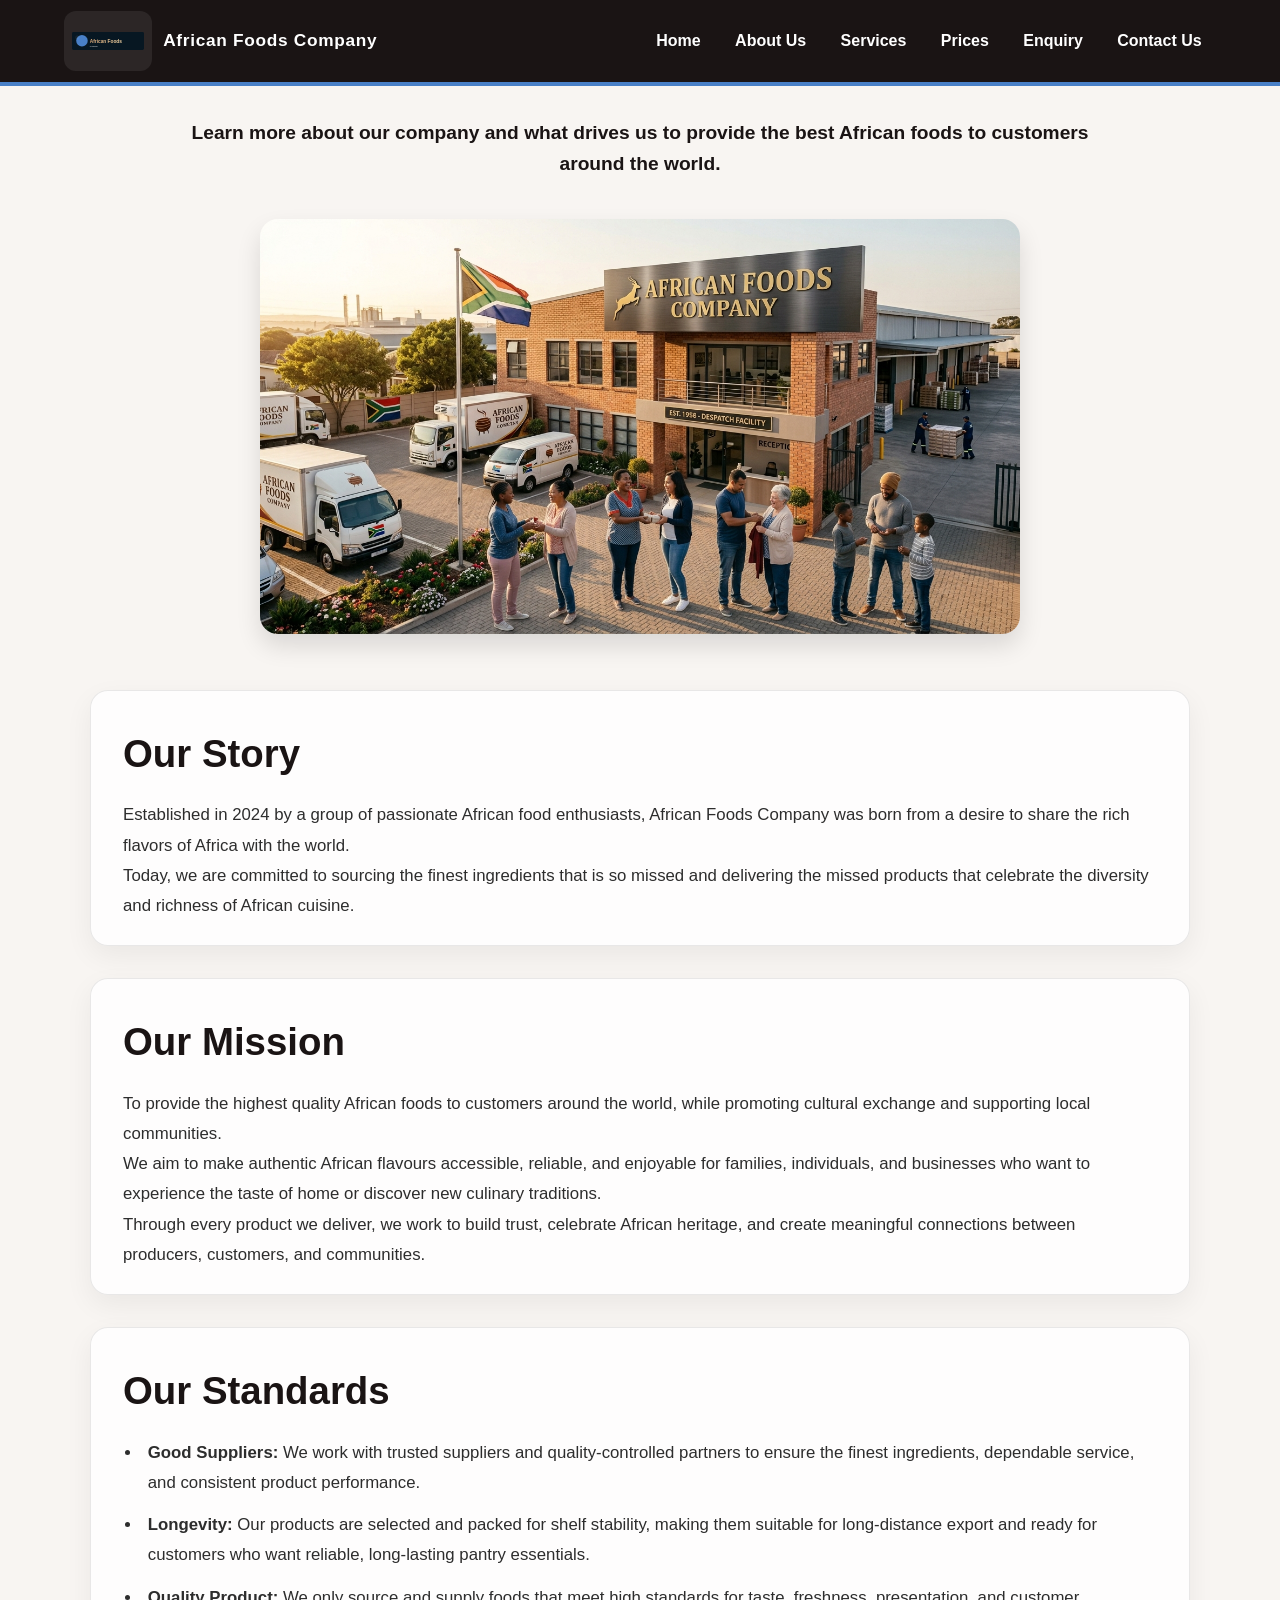
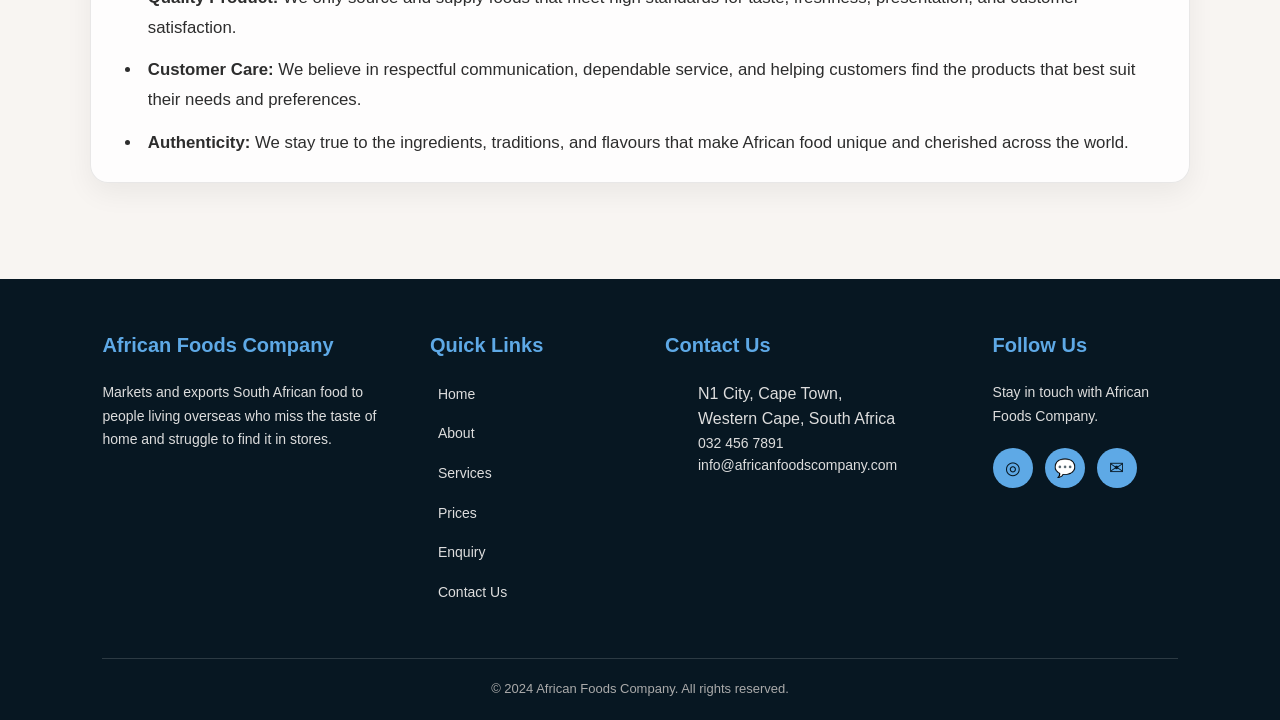
<file: Pages/About.html>
<!DOCTYPE html>
<html lang="en">
<head>
    <link rel="stylesheet" href="../css/Style.css">
    <meta charset="UTF-8">
    <meta name="viewport" content="width=device-width, initial-scale=1.0">
    <title>About Us - African Foods Company</title>
</head>
<body>

     <header class="site-header">
        <div class="container header-inner">
          <a class="brand" href="../index.html" aria-label="African Foods Company home">
              <img class="brand-logo" src="../images/logo.svg" alt="African Foods Company logo">
              <span class="brand-name">African Foods Company</span>
          </a>
            <nav class="site-nav" aria-label="Main navigation">
                <a href="../index.html">Home</a>
                <a href="About.html">About Us</a>
                <a href="services.html">Services</a>
                <a href="prices.html">Prices</a>
                <a href="Enquiry.html">Enquiry</a>
                <a href="Contact Us.html">Contact Us</a>
            </nav>
        </div>
    </header>

   <p class="about-intro">Learn more about our company and what drives us to provide the best African foods to customers around the world.</p>

    <img class="hero-graphic" src="../images/Gemini_Generated_Image_laa49blaa49blaa4.jpg" alt="African Foods Company">


  <main class="about-page">
    <section class="about-section">
      <h2>Our Story</h2>
      <p>Established in 2024 by a group of passionate African food enthusiasts, African Foods Company was born from a desire to share the rich flavors of Africa with the world.</p>
      <p>Today, we are committed to sourcing the finest ingredients that is so missed and delivering the missed products that celebrate the diversity and richness of African cuisine.</p>
    </section>


    <section class="about-section">
      <h2>Our Mission</h2>
      <p>To provide the highest quality African foods to customers around the world, while promoting cultural exchange and supporting local communities.</p>
      <p>We aim to make authentic African flavours accessible, reliable, and enjoyable for families, individuals, and businesses who want to experience the taste of home or discover new culinary traditions.</p>
      <p>Through every product we deliver, we work to build trust, celebrate African heritage, and create meaningful connections between producers, customers, and communities.</p>
    </section>


    <section class="about-section">
      <h2>Our Standards</h2>
      <ul>
        <li><strong>Good Suppliers:</strong> We work with trusted suppliers and quality-controlled partners to ensure the finest ingredients, dependable service, and consistent product performance.</li>
        <li><strong>Longevity:</strong> Our products are selected and packed for shelf stability, making them suitable for long-distance export and ready for customers who want reliable, long-lasting pantry essentials.</li>
        <li><strong>Quality Product:</strong> We only source and supply foods that meet high standards for taste, freshness, presentation, and customer satisfaction.</li>
        <li><strong>Customer Care:</strong> We believe in respectful communication, dependable service, and helping customers find the products that best suit their needs and preferences.</li>
        <li><strong>Authenticity:</strong> We stay true to the ingredients, traditions, and flavours that make African food unique and cherished across the world.</li>
      </ul>
    </section>
  </main>


<footer class="site-footer">

    <div class="footer-container">

        <!-- Column 1: About -->
        <div class="footer-column">
            <h3>African Foods Company</h3>

            <p>
                Markets and exports South African food to people living overseas who miss the taste of home and struggle to find it in stores.
            </p>
        </div>


        <!-- Column 2: Quick Links -->
        <div class="footer-column">

            <h3>Quick Links</h3>

            <ul class="footer-links">

                <li>
                    <a href="../index.html">
                        <i class="fa-solid fa-house"></i>
                        Home
                    </a>
                </li>

                <li>
                    <a href="About.html">
                        <i class="fa-solid fa-circle-info"></i>
                        About
                    </a>
                </li>

                <li>
                    <a href="services.html">
                        <i class="fa-solid fa-scissors"></i>
                        Services
                    </a>
                </li>

                <li>
                    <a href="prices.html">
                        <i class="fa-solid fa-tags"></i>
                        Prices
                    </a>
                </li>

                <li>
                    <a href="Enquiry.html">
                        <i class="fa-solid fa-envelope-open-text"></i>
                        Enquiry
                    </a>
                </li>

                <li>
                    <a href="Contact Us.html">
                        <i class="fa-solid fa-phone"></i>
                        Contact Us
                    </a>
                </li>

            </ul>

        </div>


        <!-- Column 3: Contact -->
        <div class="footer-column">

            <h3>Contact Us</h3>

            <ul class="contact-info">

                <li>
                    <i class="fa-solid fa-location-dot"></i>

                    <span>
                        N1 City, Cape Town,<br>
                        Western Cape, South Africa
                    </span>
                </li>

                <li>
                    <i class="fa-brands fa-whatsapp"></i>

                    <a href="https://wa.me/27324567891" target="_blank" rel="noopener noreferrer">
                        032 456 7891
                    </a>
                </li>

                <li>
                    <i class="fa-solid fa-envelope"></i>

                    <a href="mailto:info@africanfoodscompany.com">
                        info@africanfoodscompany.com
                    </a>
                </li>

            </ul>

        </div>


        <!-- Column 4: Follow Us -->
        <div class="footer-column">

            <h3>Follow Us</h3>

            <p>
                Stay in touch with African Foods Company.
            </p>

            <div class="social-icons">

                <a href="https://www.instagram.com/" target="_blank" rel="noopener noreferrer" aria-label="Instagram">
                    <span aria-hidden="true">◎</span>
                </a>

                <a href="https://wa.me/27324567891" target="_blank" rel="noopener noreferrer" aria-label="WhatsApp">
                    <span aria-hidden="true">💬</span>
                </a>

                <a href="mailto:info@africanfoodscompany.com" aria-label="Email">
                    <span aria-hidden="true">✉</span>
                </a>

            </div>

        </div>

    </div>

    <div class="footer-bottom">
        <p>&copy; 2024 African Foods Company. All rights reserved.</p>
    </div>

</footer>
  
</body>
</html>
</file>
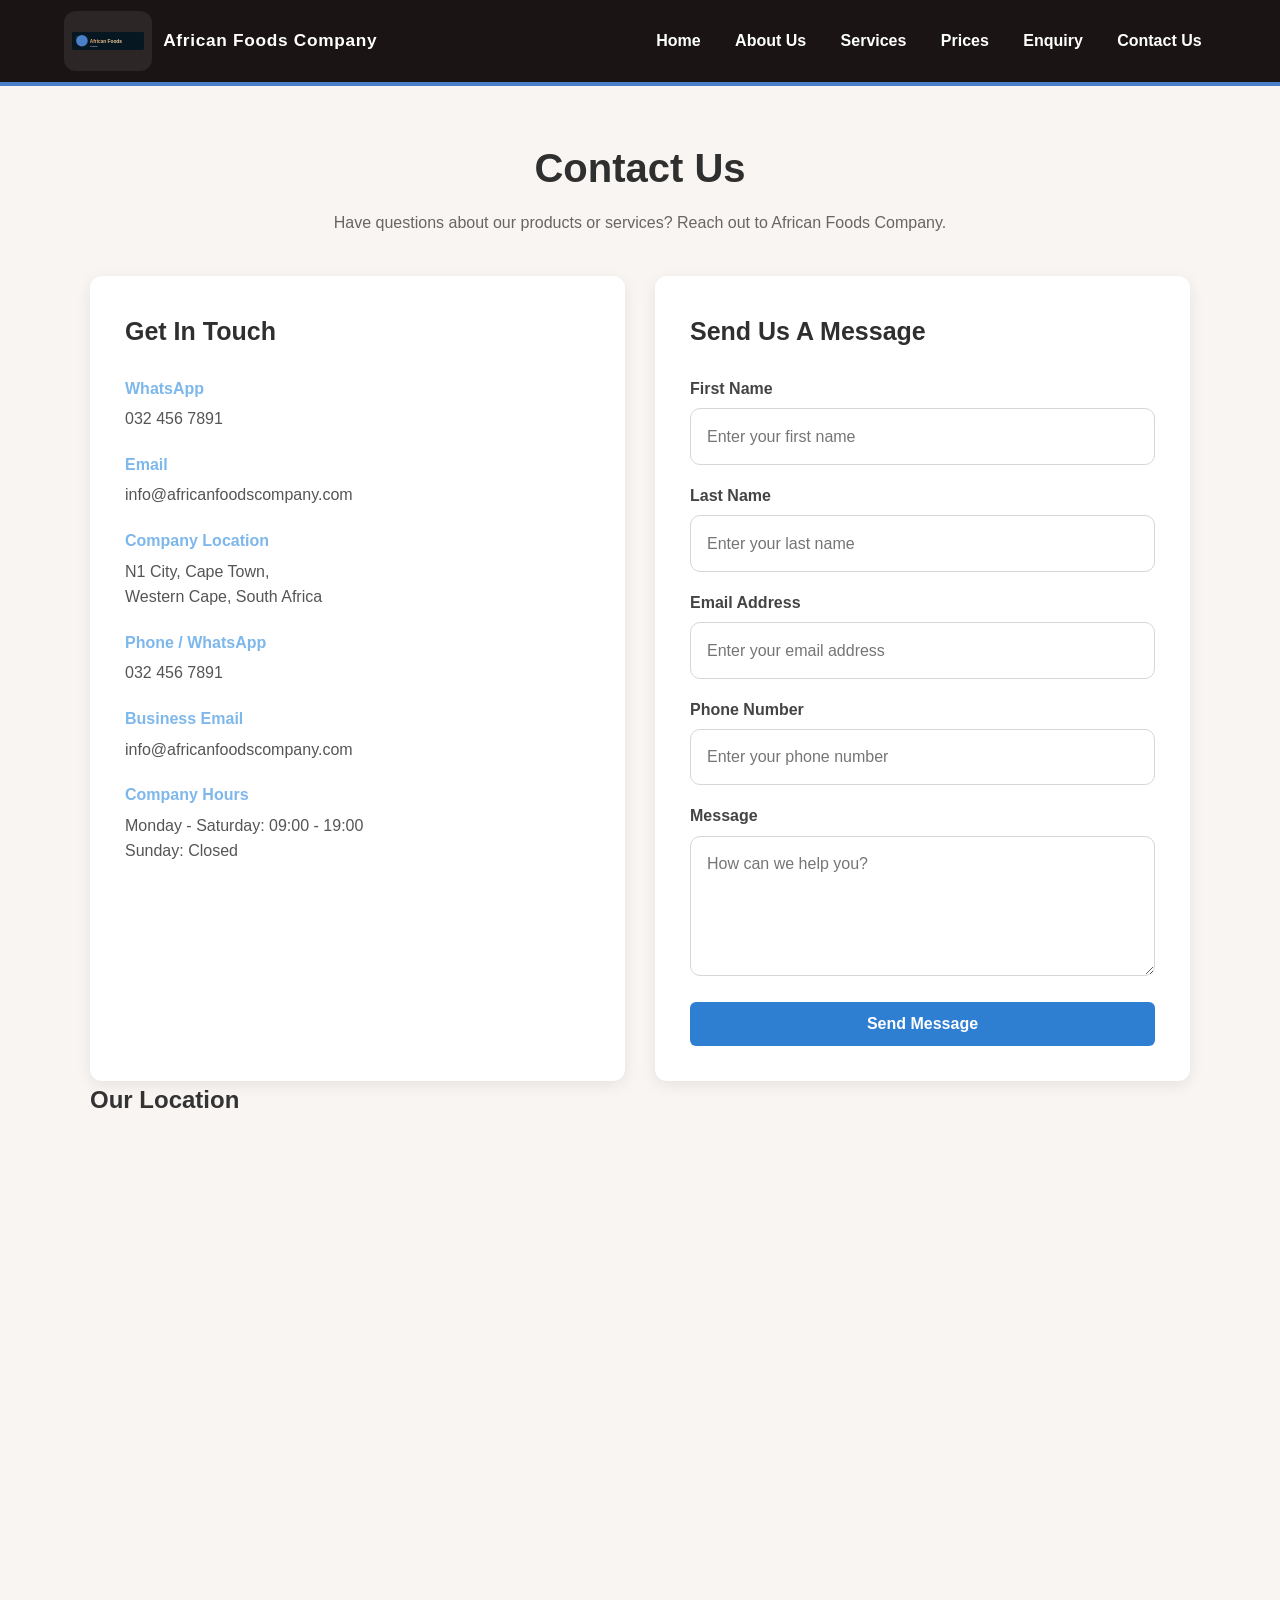
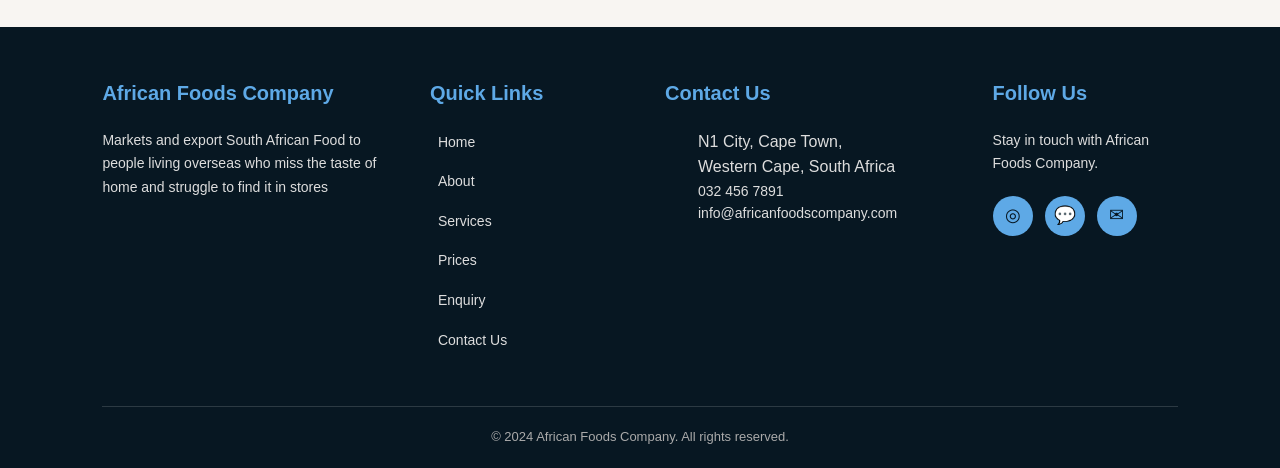
<file: Pages/Contact Us.html>
<!DOCTYPE html>
<html lang="en">
<head>
    <link rel="stylesheet" href="../css/Style.css">
    <meta charset="UTF-8">
    <meta name="viewport" content="width=device-width, initial-scale=1.0">
    <title>Contact Us - African Foods Company</title>
</head>
<body>


   <header class="site-header">
        <div class="container header-inner">
                        <a class="brand" href="../index.html" aria-label="African Foods Company home">
                            <img class="brand-logo" src="../images/logo.svg" alt="African Foods Company logo">
              <span class="brand-name">African Foods Company</span>
            </a>
            <nav class="site-nav" aria-label="Main navigation">
                <a href="../index.html">Home</a>
                <a href="About.html">About Us</a>
                <a href="services.html">Services</a>
                <a href="prices.html">Prices</a>
                <a href="Enquiry.html">Enquiry</a>
                <a href="Contact Us.html">Contact Us</a>
            </nav>
        </div>
    </header>


    <main class="contact-container">

        <section class="contact-header">
            <h1>Contact Us</h1>
            <p>
                Have questions about our products or services? Reach out to African Foods Company.
            </p>
        </section>

        <div class="contact-wrapper">

            <!-- Contact Information -->
            <section class="contact-info">

                <h2>Get In Touch</h2>

                <div class="contact-item">
                    <h3>WhatsApp</h3>
                    <p>032 456 7891</p>
                </div>

                <div class="contact-item">
                    <h3>Email</h3>
                    <p>info@africanfoodscompany.com</p>
                </div>

                <div class="contact-item">
                    <h3>Company Location</h3>
                    <p>
                        N1 City, Cape Town,<br>
                        Western Cape, South Africa
                    </p>
                </div>

                <div class="contact-item">
                    <h3>Phone / WhatsApp</h3>
                    <p>032 456 7891</p>
                </div>

                <div class="contact-item">
                    <h3>Business Email</h3>
                    <p>info@africanfoodscompany.com</p>
                </div>

                <div class="contact-item">
                    <h3>Company Hours</h3>
                    <p>Monday - Saturday: 09:00 - 19:00</p>
                    <p>Sunday: Closed</p>
                </div>


            </section>


            <!-- Contact Form -->
            <section class="contact-form">

                <h2>Send Us A Message</h2>

                <form action="/action_page.php" method="post" data-validate="true">

                    <div class="form-group">
                        <label for="fname">First Name</label>
                        <input
                            type="text"
                            id="fname"
                            name="fname"
                            placeholder="Enter your first name"
                            data-required="true"
                            data-required-message="Please enter your first name."
                        >
                    </div>

                    <div class="form-group">
                        <label for="lname">Last Name</label>
                        <input
                            type="text"
                            id="lname"
                            name="lname"
                            placeholder="Enter your last name"
                            data-required="true"
                            data-required-message="Please enter your last name."
                        >
                    </div>

                    <div class="form-group">
                        <label for="email">Email Address</label>
                        <input
                            type="email"
                            id="email"
                            name="email"
                            placeholder="Enter your email address"
                            data-required="true"
                            data-required-message="Please enter your email address."
                            data-type="email"
                        >
                    </div>

                    <div class="form-group">
                        <label for="phone">Phone Number</label>
                        <input
                            type="tel"
                            id="phone"
                            name="phone"
                            placeholder="Enter your phone number"
                            data-required="true"
                            data-required-message="Please enter your phone number."
                            data-type="tel"
                        >
                    </div>

                    <div class="form-group">
                        <label for="message">Message</label>
                        <textarea
                            id="message"
                            name="message"
                            placeholder="How can we help you?"
                            data-required="true"
                            data-required-message="Please tell us how we can help."
                        ></textarea>
                    </div>

                    <button type="submit">Send Message</button>

                </form>

            </section>

        </div>

        <h2>Our Location</h2>
        <div class="location-panel">
            <div class="location-map">
                <iframe src="https://www.google.com/maps/embed?pb=!1m18!1m12!1m3!1d3311.940277407216!2d18.556297189896476!3d-33.891191926684144!2m3!1f0!2f0!3f0!3m2!1i1024!2i768!4f13.1!3m3!1m2!1s0x1dcc5bc80c1de67b%3A0x464ebb8f66bac904!2s31%20Louwtjie%20Rothman%20St%2C%20Goodwood%2C%20Cape%20Town%2C%207463!5e0!3m2!1sen!2sza!4v1791877908695!5m2!1sen!2sza" width="600" height="450" style="border:0;" allowfullscreen="" loading="lazy" referrerpolicy="strict-origin-when-cross-origin"></iframe>
            </div>
        </div>
        

    </main>

<footer class="site-footer">

    <div class="footer-container">

        <!-- Column 1: About -->
        <div class="footer-column">
            <h3>African Foods Company</h3>

            <p>
                Markets and export South African Food to people living overseas who miss the taste of home and struggle to find it in stores
            </p>
        </div>


        <!-- Column 2: Quick Links -->
        <div class="footer-column">

            <h3>Quick Links</h3>

            <ul class="footer-links">

                <li>
                    <a href="../index.html">
                        <i class="fa-solid fa-house"></i>
                        Home
                    </a>
                </li>

                <li>
                    <a href="About.html">
                        <i class="fa-solid fa-circle-info"></i>
                        About
                    </a>
                </li>

                <li>
                    <a href="services.html">
                        <i class="fa-solid fa-scissors"></i>
                        Services
                    </a>
                </li>

                <li>
                    <a href="prices.html">
                        <i class="fa-solid fa-tags"></i>
                        Prices
                    </a>
                </li>

                <li>
                    <a href="Enquiry.html">
                        <i class="fa-solid fa-envelope-open-text"></i>
                        Enquiry
                    </a>
                </li>

                <li>
                    <a href="Contact Us.html">
                        <i class="fa-solid fa-phone"></i>
                        Contact Us
                    </a>
                </li>

            </ul>

        </div>


        <!-- Column 3: Contact -->
        <div class="footer-column">

            <h3>Contact Us</h3>

            <ul class="contact-info">

                <li>
                    <i class="fa-solid fa-location-dot"></i>

                    <span>
                        N1 City, Cape Town,<br>
                        Western Cape, South Africa
                    </span>
                </li>

                <li>
                    <i class="fa-brands fa-whatsapp"></i>

                    <a href="https://wa.me/27324567891" target="_blank" rel="noopener noreferrer">
                        032 456 7891
                    </a>
                </li>

                <li>
                    <i class="fa-solid fa-envelope"></i>

                    <a href="mailto:info@africanfoodscompany.com">
                        info@africanfoodscompany.com
                    </a>
                </li>

            </ul>

        </div>


        <!-- Column 4: Follow Us -->
        <div class="footer-column">

            <h3>Follow Us</h3>

            <p>
                Stay in touch with African Foods Company.
            </p>

            <div class="social-icons">

                <a href="https://www.instagram.com/" target="_blank" rel="noopener noreferrer" aria-label="Instagram">
                    <span aria-hidden="true">◎</span>
                </a>

                <a href="https://wa.me/27324567891" target="_blank" rel="noopener noreferrer" aria-label="WhatsApp">
                    <span aria-hidden="true">💬</span>
                </a>

                <a href="mailto:info@africanfoodscompany.com" aria-label="Email">
                    <span aria-hidden="true">✉</span>
                </a>

            </div>

        </div>

    </div>

    <div class="footer-bottom">
        <p>&copy; 2024 African Foods Company. All rights reserved.</p>
    </div>

</footer>

<script src="../javascript/validation.js"></script>
</body>
</html>
</file>
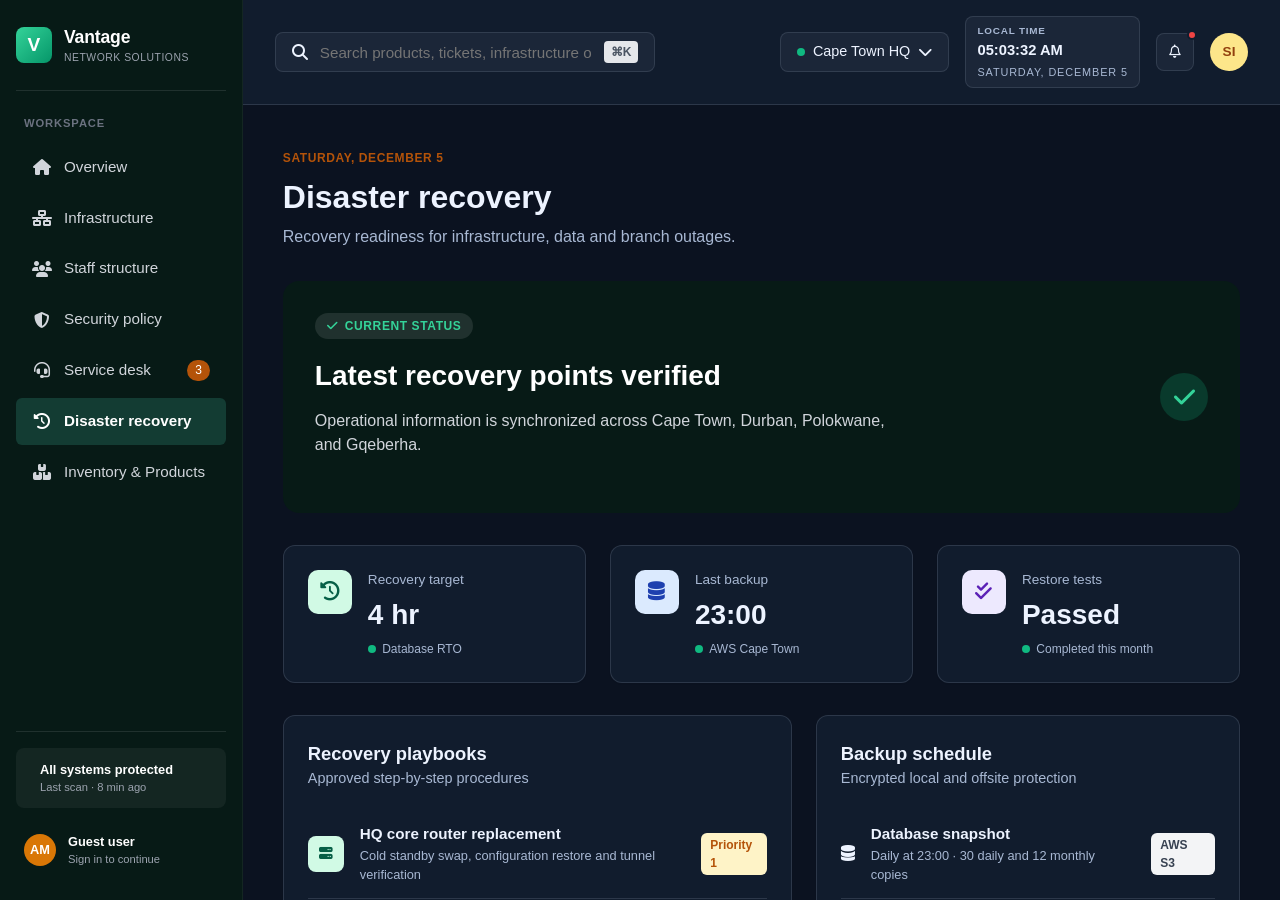
<file: pages/disaster.html>
<!DOCTYPE html>
<html lang="en">
<head>
    <meta charset="UTF-8">
    <meta name="viewport" content="width=device-width, initial-scale=1.0">
    <title>Disaster Recovery - Vantage Network Solutions</title>
    <link rel="stylesheet" href="../css/style.css">
    <link rel="stylesheet" href="https://cdnjs.cloudflare.com/ajax/libs/font-awesome/6.4.0/css/all.min.css">
</head>
<body>
    <div class="app-container">
        <aside class="sidebar">
            <div class="sidebar-brand"><div class="brand-logo-icon">V</div><div class="brand-text"><span class="brand-title">Vantage</span><span class="brand-subtitle">NETWORK SOLUTIONS</span></div></div>
            <div class="workspace-label">WORKSPACE</div>
            <nav class="sidebar-nav">
                <a href="overview.html" class="nav-item"><i class="fa-solid fa-house"></i> Overview</a>
                <a href="infrastructure.html" class="nav-item"><i class="fa-solid fa-network-wired"></i> Infrastructure</a>
                <a href="staff.html" class="nav-item"><i class="fa-solid fa-users"></i> Staff structure</a>
                <a href="security.html" class="nav-item"><i class="fa-solid fa-shield-halved"></i> Security policy</a>
                <a href="servicedesk.html" class="nav-item"><i class="fa-solid fa-headset"></i> Service desk <span class="badge-count">3</span></a>
                <a href="disaster.html" class="nav-item active"><i class="fa-solid fa-clock-rotate-left"></i> Disaster recovery</a>
                <a href="inventory.html" class="nav-item"><i class="fa-solid fa-boxes-stacked"></i> Inventory &amp; Products</a>
            </nav>
            <div class="sidebar-footer"><div class="status-card"><div class="status-dot green"></div><div class="status-info"><strong>All systems protected</strong><span>Last scan · 8 min ago</span></div></div><div class="user-profile-card"><div class="user-avatar">AM</div><div class="user-details"><strong>Apelele Mayi</strong><span>IT Manager · Log out</span></div></div></div>
        </aside>
        <main class="main-content">
            <header class="top-header">
                <div class="search-container">
                    <div class="search-box"><i class="fa-solid fa-magnifying-glass"></i><input type="text" id="globalSearch" placeholder="Search products, tickets, infrastructure or SOPs..." autocomplete="off"><span class="kbd">⌘K</span></div>
                    <div id="searchResultsDropdown" class="search-dropdown"></div>
                </div>
                <div class="header-right"><div class="location-selector" id="locationBtn"><span class="dot green"></span><span id="currentLocationLabel">Cape Town HQ</span><i class="fa-solid fa-chevron-down"></i></div><button class="icon-btn" aria-label="Notifications"><i class="fa-regular fa-bell"></i></button><div class="user-pill">AM</div></div>
            </header>

            <div id="viewsContainer">
                <section id="disaster" class="view-section active">
                    <div class="section-header-block"><span class="date-label">MONDAY, 12 OCTOBER</span><h1>Disaster recovery</h1><p>Recovery readiness for infrastructure, data and branch outages.</p></div>
                    <div class="status-hero mini"><div class="status-hero-content"><div class="badge-tag"><i class="fa-solid fa-check"></i> CURRENT STATUS</div><h3>Latest recovery points verified</h3><p>Operational information is synchronized across Cape Town, Durban, Polokwane, and Gqeberha.</p></div><div class="check-circle-icon"><i class="fa-solid fa-check"></i></div></div>
                    <div class="metrics-grid-3">
                        <div class="metric-card"><div class="metric-icon green"><i class="fa-solid fa-clock-rotate-left"></i></div><div class="metric-body"><span>Recovery target</span><h2>4 hr</h2><span class="metric-sub"><span class="dot green"></span> Database RTO</span></div></div>
                        <div class="metric-card"><div class="metric-icon blue"><i class="fa-solid fa-database"></i></div><div class="metric-body"><span>Last backup</span><h2>23:00</h2><span class="metric-sub"><span class="dot green"></span> AWS Cape Town</span></div></div>
                        <div class="metric-card"><div class="metric-icon purple"><i class="fa-solid fa-check-double"></i></div><div class="metric-body"><span>Restore tests</span><h2>Passed</h2><span class="metric-sub"><span class="dot green"></span> Completed this month</span></div></div>
                    </div>
                    <div class="split-grid" style="margin-top: 2rem;">
                        <div class="panel">
                            <h3>Recovery playbooks</h3>
                            <p class="panel-desc">Approved step-by-step procedures</p>
                            <div class="branch-list-item"><div class="item-badge green-bg"><i class="fa-solid fa-server"></i></div><div class="item-info"><strong>HQ core router replacement</strong><span>Cold standby swap, configuration restore and tunnel verification</span></div><span class="badge-pill orange-bg">Priority 1</span></div>
                            <div class="branch-list-item"><div class="item-badge green-bg"><i class="fa-solid fa-database"></i></div><div class="item-info"><strong>Sage ERP database recovery</strong><span>Isolate, restore from AWS S3 and validate financial records</span></div><span class="badge-pill orange-bg">Priority 1</span></div>
                            <div class="branch-list-item"><div class="item-badge green-bg"><i class="fa-solid fa-network-wired"></i></div><div class="item-info"><strong>Branch connectivity failure</strong><span>Remote diagnosis, ISP escalation and spare equipment dispatch</span></div><span class="badge-pill blue-bg">Priority 2</span></div>
                        </div>
                        <div class="panel">
                            <h3>Backup schedule</h3>
                            <p class="panel-desc">Encrypted local and offsite protection</p>
                            <div class="service-row"><div class="service-check"><i class="fa-solid fa-database"></i></div><div class="item-info"><strong>Database snapshot</strong><span>Daily at 23:00 · 30 daily and 12 monthly copies</span></div><span class="badge-pill gray-bg">AWS S3</span></div>
                            <div class="service-row"><div class="service-check"><i class="fa-solid fa-file-code"></i></div><div class="item-info"><strong>Network configurations</strong><span>On every change, plus weekly retention</span></div><span class="badge-pill gray-bg">10 states</span></div>
                            <div class="service-row"><div class="service-check"><i class="fa-solid fa-hard-drive"></i></div><div class="item-info"><strong>Bare-metal image</strong><span>Sunday at 02:00 · four-week rolling window</span></div><span class="badge-pill gray-bg">Weekly</span></div>
                        </div>
                    </div>
                </section>
            </div>
            <footer class="app-footer"><p>&copy; 2026 African Foods Company &amp; Vantage Network Solutions. All rights reserved.</p></footer>
        </main>
    </div>
    <div id="toast" class="toast">Action completed successfully.</div>
    <script src="../javasript/script.js"></script>
</body>
</html>
</file>
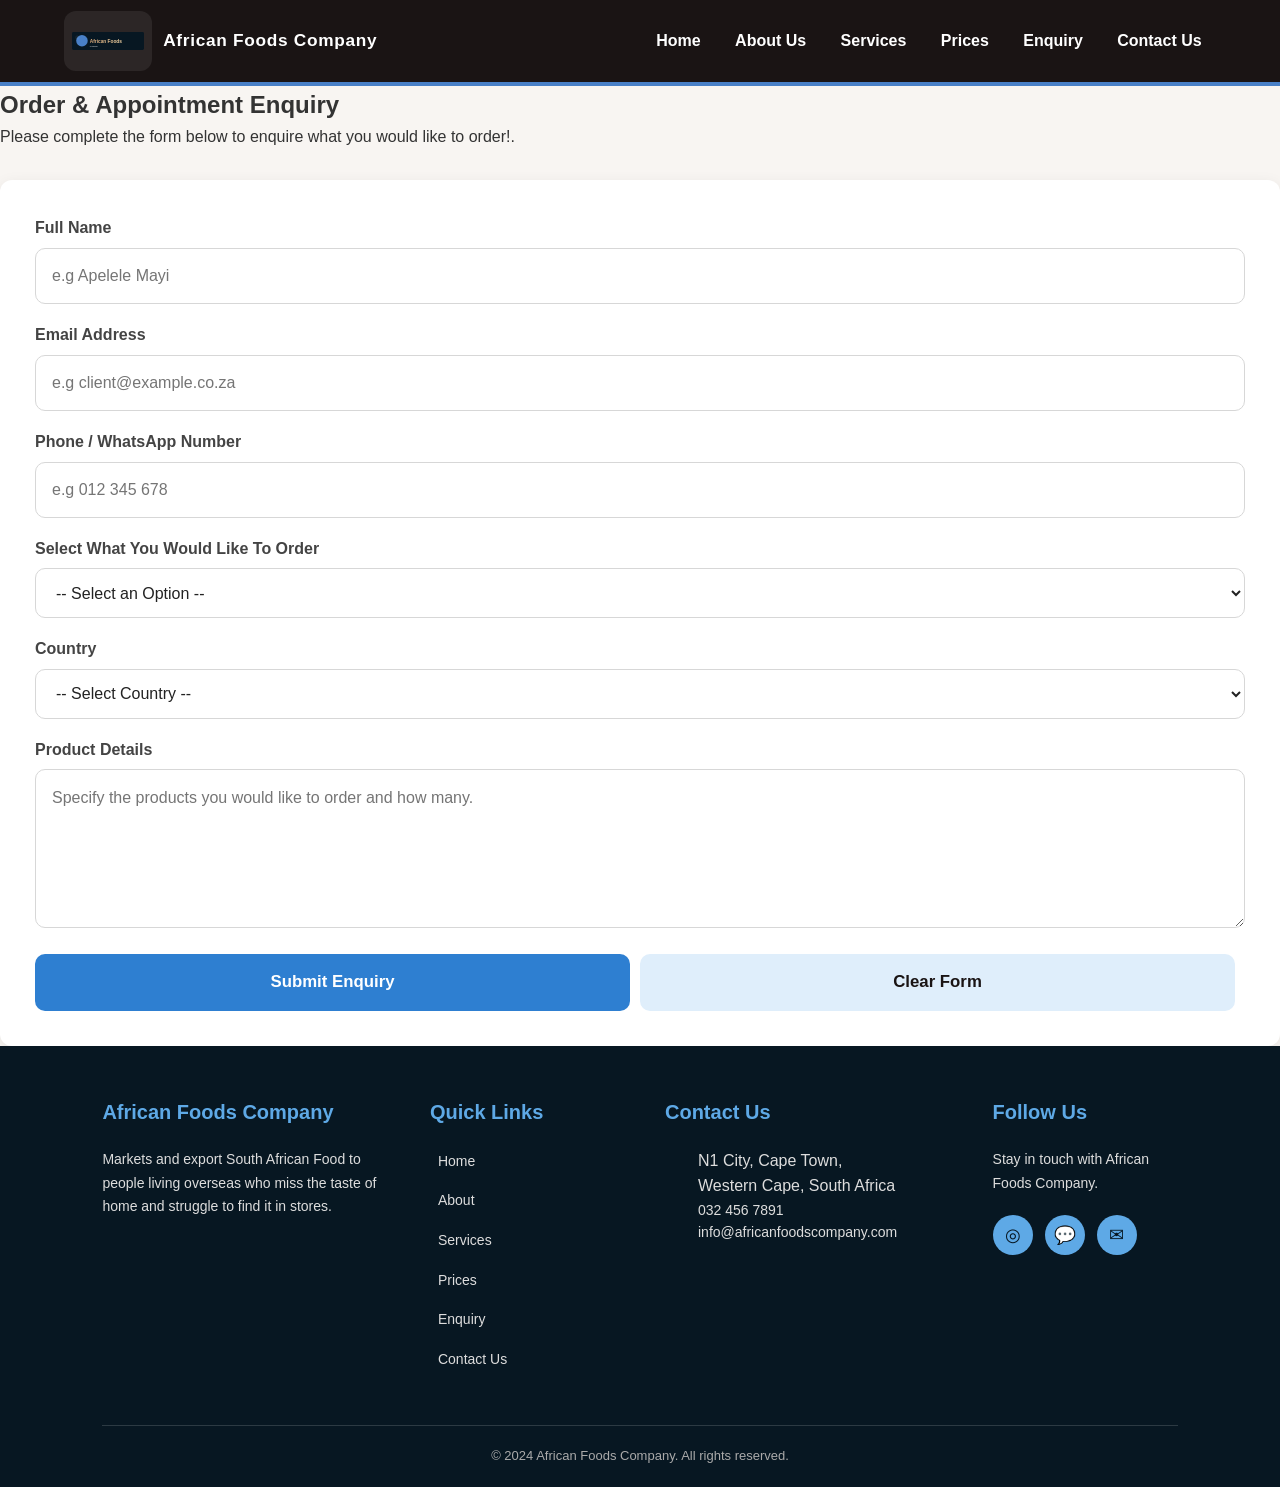
<file: Pages/Enquiry.html>
<!DOCTYPE html>
<html lang="en">
<head>
    <link rel="stylesheet" href="../css/Style.css">
    <meta charset="UTF-8">
    <meta name="viewport" content="width=device-width, initial-scale=1.0">
    <title>Order Enquiry - African Foods Company</title>
</head>
<body>

 <header class="site-header">
        <div class="container header-inner">
                        <a class="brand" href="../index.html" aria-label="African Foods Company home">
                            <img class="brand-logo" src="../images/logo.svg" alt="African Foods Company logo">
              <span class="brand-name">African Foods Company</span>
            </a>
            <nav class="site-nav" aria-label="Main navigation">
                <a href="../index.html">Home</a>
                <a href="About.html">About Us</a>
                <a href="services.html">Services</a>
                <a href="prices.html">Prices</a>
                <a href="Enquiry.html">Enquiry</a>
                <a href="Contact Us.html">Contact Us</a>
            </nav>
        </div>
    </header>

  <main class="enquiry-page">
    <section class="enquiry-intro">
        <h2>Order & Appointment Enquiry</h2>
        <p>Please complete the form below to enquire what you would like to order!.</p>
    </section>

    <section class="enquiry-panel">
        <form action="#" method="post" class="enquiry-form" data-validate="true">
            <div class="form-row">
                <div class="form-group">
                    <label for="fullname">Full Name</label>
                    <input type="text" id="fullname" name="fullname" data-required="true" data-required-message="Please enter your full name." placeholder="e.g Apelele Mayi">
                </div>

                <div class="form-group">
                    <label for="email">Email Address</label>
                    <input type="email" id="email" name="email" data-required="true" data-required-message="Please enter your email address." data-type="email" placeholder="e.g client@example.co.za">
                </div>
            </div>

            <div class="form-row">
                <div class="form-group">
                    <label for="phone">Phone / WhatsApp Number</label>
                    <input type="tel" id="phone" name="phone" data-required="true" data-required-message="Please enter your phone number." data-type="tel" placeholder="e.g 012 345 678">
                </div>

                <div class="form-group">
                    <label for="services">Select What You Would Like To Order</label>
                    <select id="services" name="service" data-required="true" data-required-message="Please select a product or service.">
                        <option value="">-- Select an Option --</option>
                        <option value="bundles">Buy Products</option>
                        <option value="wig_construction">Canned Foods</option>
                        <option value="fitting">Vacuum Sealed Foods</option>
                        <option value="consultation">Bottled Packaged Foods</option>
                    </select>
                </div>
            </div>

            <div class="form-row">
                <div class="form-group">
                    <label for="country">Country</label>
                    <select id="country" name="country" data-required="true" data-required-message="Please select your country.">
                        <option value="">-- Select Country --</option>
                        <option value="south_africa">South Africa</option>
                        <option value="united_kingdom">United Kingdom</option>
                        <option value="united_states">United States</option>
                        <option value="canada">Canada</option>
                        <option value="australia">Australia</option>
                        <option value="other">Other</option>
                    </select>
                </div>

                <div class="form-group" id="country-other-wrapper" style="display:none;">
                    <label for="country-other">Specify Other Country</label>
                    <input type="text" id="country-other" name="country-other" data-required="false" placeholder="e.g. Namibia, Botswana">
                </div>
            </div>

            <div class="form-group">
                <label for="details">Product Details</label>
                <textarea id="details" name="details" rows="5" data-required="true" data-required-message="Please enter your order details." placeholder="Specify the products you would like to order and how many."></textarea>
            </div>

            <div class="form-actions">
                <button type="submit">Submit Enquiry</button>
                <input type="reset" value="Clear Form">
            </div>
        </form>
    </section>
  </main>

<footer class="site-footer">

    <div class="footer-container">

        <!-- Column 1: About -->
        <div class="footer-column">
            <h3>African Foods Company</h3>

            <p>
                Markets and export South African Food to people living overseas who miss the taste of home and struggle to find it in stores.
            </p>
        </div>


        <!-- Column 2: Quick Links -->
        <div class="footer-column">

            <h3>Quick Links</h3>

            <ul class="footer-links">

                <li>
                    <a href="../index.html">
                        <i class="fa-solid fa-house"></i>
                        Home
                    </a>
                </li>

                <li>
                    <a href="About.html">
                        <i class="fa-solid fa-circle-info"></i>
                        About
                    </a>
                </li>

                <li>
                    <a href="services.html">
                        <i class="fa-solid fa-scissors"></i>
                        Services
                    </a>
                </li>

                <li>
                    <a href="prices.html">
                        <i class="fa-solid fa-tags"></i>
                        Prices
                    </a>
                </li>

                <li>
                    <a href="Enquiry.html">
                        <i class="fa-solid fa-envelope-open-text"></i>
                        Enquiry
                    </a>
                </li>

                <li>
                    <a href="Contact Us.html">
                        <i class="fa-solid fa-phone"></i>
                        Contact Us
                    </a>
                </li>

            </ul>

        </div>


        <!-- Column 3: Contact -->
        <div class="footer-column">

            <h3>Contact Us</h3>

            <ul class="contact-info">

                <li>
                    <i class="fa-solid fa-location-dot"></i>

                    <span>
                        N1 City, Cape Town,<br>
                        Western Cape, South Africa
                    </span>
                </li>

                <li>
                    <i class="fa-brands fa-whatsapp"></i>

                    <a href="https://wa.me/27324567891" target="_blank" rel="noopener noreferrer">
                        032 456 7891
                    </a>
                </li>

                <li>
                    <i class="fa-solid fa-envelope"></i>

                    <a href="mailto:info@africanfoodscompany.com">
                        info@africanfoodscompany.com
                    </a>
                </li>

            </ul>

        </div>


        <!-- Column 4: Follow Us -->
        <div class="footer-column">

            <h3>Follow Us</h3>

            <p>
                Stay in touch with African Foods Company.
            </p>

            <div class="social-icons">

                <a href="https://www.instagram.com/" target="_blank" rel="noopener noreferrer" aria-label="Instagram">
                    <span aria-hidden="true">◎</span>
                </a>

                <a href="https://wa.me/27324567891" target="_blank" rel="noopener noreferrer" aria-label="WhatsApp">
                    <span aria-hidden="true">💬</span>
                </a>

                <a href="mailto:info@africanfoodscompany.com" aria-label="Email">
                    <span aria-hidden="true">✉</span>
                </a>

            </div>

        </div>

    </div>

    <div class="footer-bottom">
        <p>&copy; 2024 African Foods Company. All rights reserved.</p>
    </div>

</footer>

<script>
    function toggleCountryOther() {
        const countrySelect = document.getElementById('country');
        const otherWrapper = document.getElementById('country-other-wrapper');
        const otherInput = document.getElementById('country-other');

        if (countrySelect.value === 'other') {
            otherWrapper.style.display = 'block';
            otherInput.setAttribute('data-required', 'true');
            otherInput.setAttribute('data-required-message', 'Please specify your country.');
        } else {
            otherWrapper.style.display = 'none';
            otherInput.removeAttribute('data-required');
            otherInput.removeAttribute('data-required-message');
            otherInput.value = '';
            otherInput.setAttribute('aria-invalid', 'false');
            otherInput.setCustomValidity('');
        }
    }

    function prefillFromQuery() {
        const params = new URLSearchParams(window.location.search);
        const product = params.get('product');
        const fullname = params.get('fullname');
        const email = params.get('email');
        const quantity = params.get('quantity');

        if (product) {
            const serviceSelect = document.getElementById('services');
            if (serviceSelect) {
                const match = Array.from(serviceSelect.options).find(option => option.text.toLowerCase().includes(product.toLowerCase()));
                if (match) {
                    serviceSelect.value = match.value;
                }
            }

            const details = document.getElementById('details');
            if (details) {
                const currentValue = details.value.trim();
                const orderText = quantity ? `Order quantity: ${quantity}.` : 'Order quantity: 1.';
                details.value = currentValue ? `${currentValue}\n${product} - ${orderText}` : `${product} - ${orderText}`;
            }
        }

        if (fullname) {
            const fullnameField = document.getElementById('fullname');
            if (fullnameField) fullnameField.value = fullname;
        }

        if (email) {
            const emailField = document.getElementById('email');
            if (emailField) emailField.value = email;
        }
    }

    document.addEventListener('DOMContentLoaded', function() {
        toggleCountryOther();
        prefillFromQuery();
    });
</script>
<script src="../javascript/validation.js"></script>

</body>
</html>
</file>
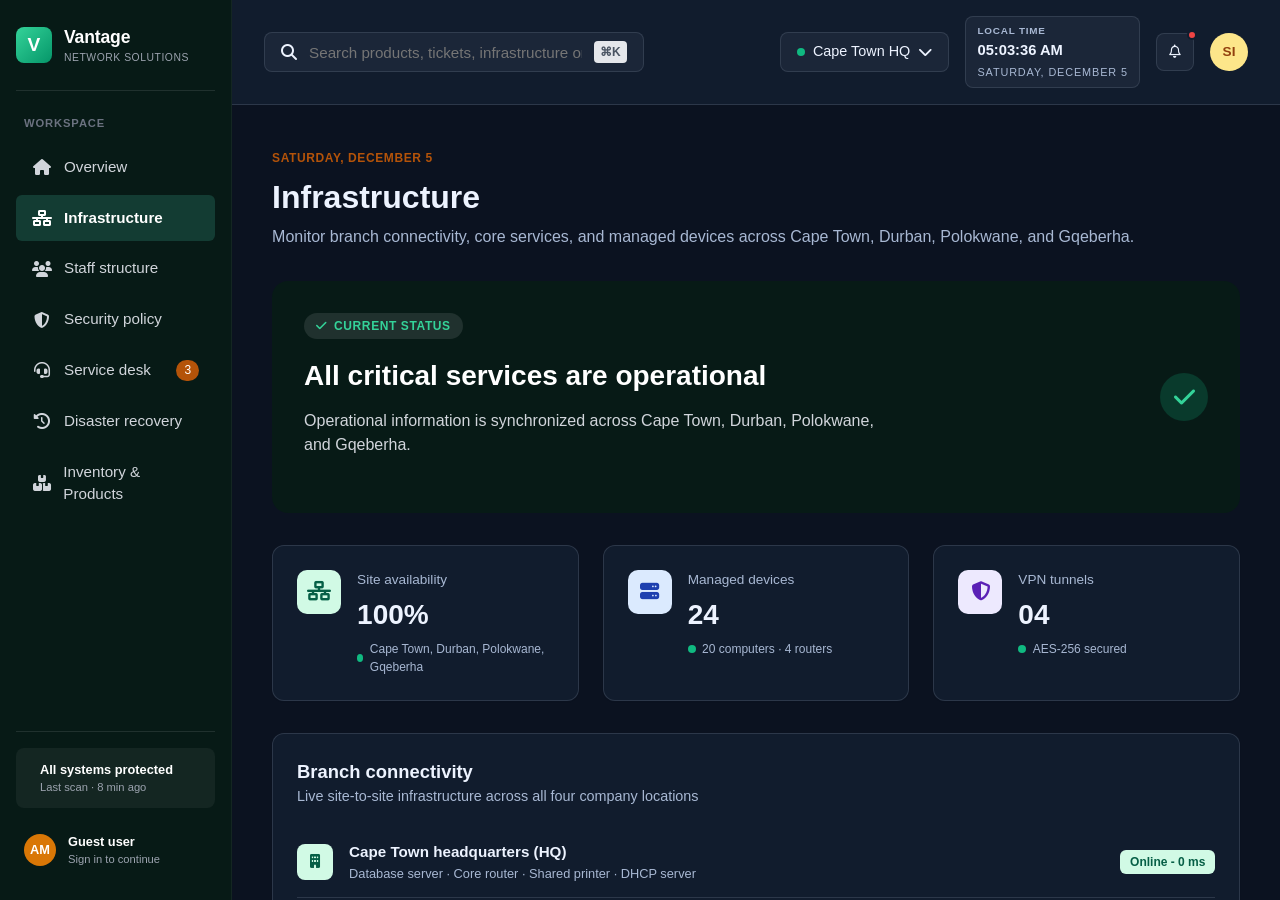
<file: pages/infrastructure.html>
<!DOCTYPE html>
<html lang="en">
<head>
    <meta charset="UTF-8">
    <meta name="viewport" content="width=device-width, initial-scale=1.0">
    <title>Infrastructure - Vantage Network Solutions</title>
    <link rel="stylesheet" href="../css/style.css">
    <link rel="stylesheet" href="https://cdnjs.cloudflare.com/ajax/libs/font-awesome/6.4.0/css/all.min.css">
</head>
<body>
    <div class="app-container">
        <aside class="sidebar">
            <div class="sidebar-brand">
                <div class="brand-logo-icon">V</div>
                <div class="brand-text">
                    <span class="brand-title">Vantage</span>
                    <span class="brand-subtitle">NETWORK SOLUTIONS</span>
                </div>
            </div>
            <div class="workspace-label">WORKSPACE</div>
            <nav class="sidebar-nav">
                <a href="overview.html" class="nav-item" data-target="overview"><i class="fa-solid fa-house"></i> Overview</a>
                <a href="infrastructure.html" class="nav-item active" data-target="infrastructure"><i class="fa-solid fa-network-wired"></i> Infrastructure</a>
                <a href="staff.html" class="nav-item" data-target="staff"><i class="fa-solid fa-users"></i> Staff structure</a>
                <a href="security.html" class="nav-item" data-target="security"><i class="fa-solid fa-shield-halved"></i> Security policy</a>
                <a href="servicedesk.html" class="nav-item" data-target="servicedesk"><i class="fa-solid fa-headset"></i> Service desk <span class="badge-count">3</span></a>
                <a href="disaster.html" class="nav-item" data-target="disaster"><i class="fa-solid fa-clock-rotate-left"></i> Disaster recovery</a>
                <a href="inventory.html" class="nav-item" data-target="inventory"><i class="fa-solid fa-boxes-stacked"></i> Inventory &amp; Products</a>
            </nav>
            <div class="sidebar-footer">
                <div class="status-card">
                    <div class="status-dot green"></div>
                    <div class="status-info"><strong>All systems protected</strong><span>Last scan · 8 min ago</span></div>
                </div>
                <div class="user-profile-card">
                    <div class="user-avatar">AM</div>
                    <div class="user-details"><strong>Apelele Mayi</strong><span>IT Manager · Log out</span></div>
                </div>
            </div>
        </aside>

        <main class="main-content">
            <header class="top-header">
                <div class="search-container">
                    <div class="search-box">
                        <i class="fa-solid fa-magnifying-glass"></i>
                        <input type="text" id="globalSearch" placeholder="Search products, tickets, infrastructure or SOPs..." autocomplete="off">
                        <span class="kbd">⌘K</span>
                    </div>
                    <div id="searchResultsDropdown" class="search-dropdown"></div>
                </div>
                <div class="header-right">
                    <div class="location-selector" id="locationBtn">
                        <span class="dot green"></span>
                        <span id="currentLocationLabel">Cape Town HQ</span>
                        <i class="fa-solid fa-chevron-down"></i>
                    </div>
                    <button class="icon-btn" aria-label="Notifications"><i class="fa-regular fa-bell"></i></button>
                    <div class="user-pill">AM</div>
                </div>
            </header>

            <div id="viewsContainer">
                <section id="infrastructure" class="view-section active">
                    <div class="section-header-block">
                        <span class="date-label">MONDAY, 12 OCTOBER</span>
                        <h1>Infrastructure</h1>
                        <p>Monitor branch connectivity, core services, and managed devices across Cape Town, Durban, Polokwane, and Gqeberha.</p>
                    </div>

                    <div class="status-hero mini">
                        <div class="status-hero-content">
                            <div class="badge-tag"><i class="fa-solid fa-check"></i> CURRENT STATUS</div>
                            <h3>All critical services are operational</h3>
                            <p>Operational information is synchronized across Cape Town, Durban, Polokwane, and Gqeberha.</p>
                        </div>
                        <div class="check-circle-icon"><i class="fa-solid fa-check"></i></div>
                    </div>

                    <div class="metrics-grid-3">
                        <div class="metric-card">
                            <div class="metric-icon green"><i class="fa-solid fa-network-wired"></i></div>
                            <div class="metric-body">
                                <span>Site availability</span>
                                <h2>100%</h2>
                                <span class="metric-sub"><span class="dot green"></span> Cape Town, Durban, Polokwane, Gqeberha</span>
                            </div>
                        </div>
                        <div class="metric-card">
                            <div class="metric-icon blue"><i class="fa-solid fa-server"></i></div>
                            <div class="metric-body">
                                <span>Managed devices</span>
                                <h2>24</h2>
                                <span class="metric-sub"><span class="dot green"></span> 20 computers · 4 routers</span>
                            </div>
                        </div>
                        <div class="metric-card">
                            <div class="metric-icon purple"><i class="fa-solid fa-shield-halved"></i></div>
                            <div class="metric-body">
                                <span>VPN tunnels</span>
                                <h2>04</h2>
                                <span class="metric-sub"><span class="dot green"></span> AES-256 secured</span>
                            </div>
                        </div>
                    </div>

                    <div class="panel" style="margin-top: 2rem;">
                        <h3>Branch connectivity</h3>
                        <p class="panel-desc">Live site-to-site infrastructure across all four company locations</p>

                        <div class="branch-list-item">
                            <div class="item-badge green-bg"><i class="fa-solid fa-building"></i></div>
                            <div class="item-info">
                                <strong>Cape Town headquarters (HQ)</strong>
                                <span>Database server · Core router · Shared printer · DHCP server</span>
                            </div>
                            <span class="badge-pill green-bg">Online - 0 ms</span>
                        </div>
                        <div class="branch-list-item">
                            <div class="item-badge green-bg"><i class="fa-solid fa-code-branch"></i></div>
                            <div class="item-info">
                                <strong>Durban branch</strong>
                                <span>IPsec VPN · Wireless LAN · Shared printer</span>
                            </div>
                            <span class="badge-pill green-bg">Online - 24 ms</span>
                        </div>
                        <div class="branch-list-item">
                            <div class="item-badge green-bg"><i class="fa-solid fa-code-branch"></i></div>
                            <div class="item-info">
                                <strong>Polokwane branch (New Site)</strong>
                                <span>IPsec VPN · DHCP Relay · Local AP</span>
                            </div>
                            <span class="badge-pill green-bg">Online - 31 ms</span>
                        </div>
                        <div class="branch-list-item">
                            <div class="item-badge green-bg"><i class="fa-solid fa-code-branch"></i></div>
                            <div class="item-info">
                                <strong>Gqeberha branch (New Site)</strong>
                                <span>IPsec VPN · DHCP Relay · Local AP</span>
                            </div>
                            <span class="badge-pill green-bg">Online - 18 ms</span>
                        </div>
                    </div>

                    <div class="panel" style="margin-top: 2rem;">
                        <h3>Core services</h3>
                        <p class="panel-desc">Business-critical applications</p>
                        <div class="service-row">
                            <div class="service-check"><i class="fa-solid fa-check"></i></div>
                            <div class="item-info">
                                <strong>Sage ERP &amp; Payroll</strong>
                                <span>Central database service</span>
                            </div>
                            <span class="badge-pill green-bg">Healthy</span>
                        </div>
                        <div class="service-row">
                            <div class="service-check"><i class="fa-solid fa-check"></i></div>
                            <div class="item-info">
                                <strong>Microsoft 365</strong>
                                <span>Identity, email and productivity</span>
                            </div>
                            <span class="badge-pill green-bg">Healthy</span>
                        </div>
                        <div class="service-row">
                            <div class="service-check"><i class="fa-solid fa-check"></i></div>
                            <div class="item-info">
                                <strong>Customer website</strong>
                                <span>DMZ hosted service</span>
                            </div>
                            <span class="badge-pill green-bg">Healthy</span>
                        </div>
                    </div>
                </section>
            </div>

            <footer class="app-footer">
                <p>&copy; 2026 African Foods Company &amp; Vantage Network Solutions. All rights reserved.</p>
            </footer>
        </main>
    </div>

    <div id="toast" class="toast">Action completed successfully.</div>
    <script src="../javasript/script.js"></script>
</body>
</html>
</file>
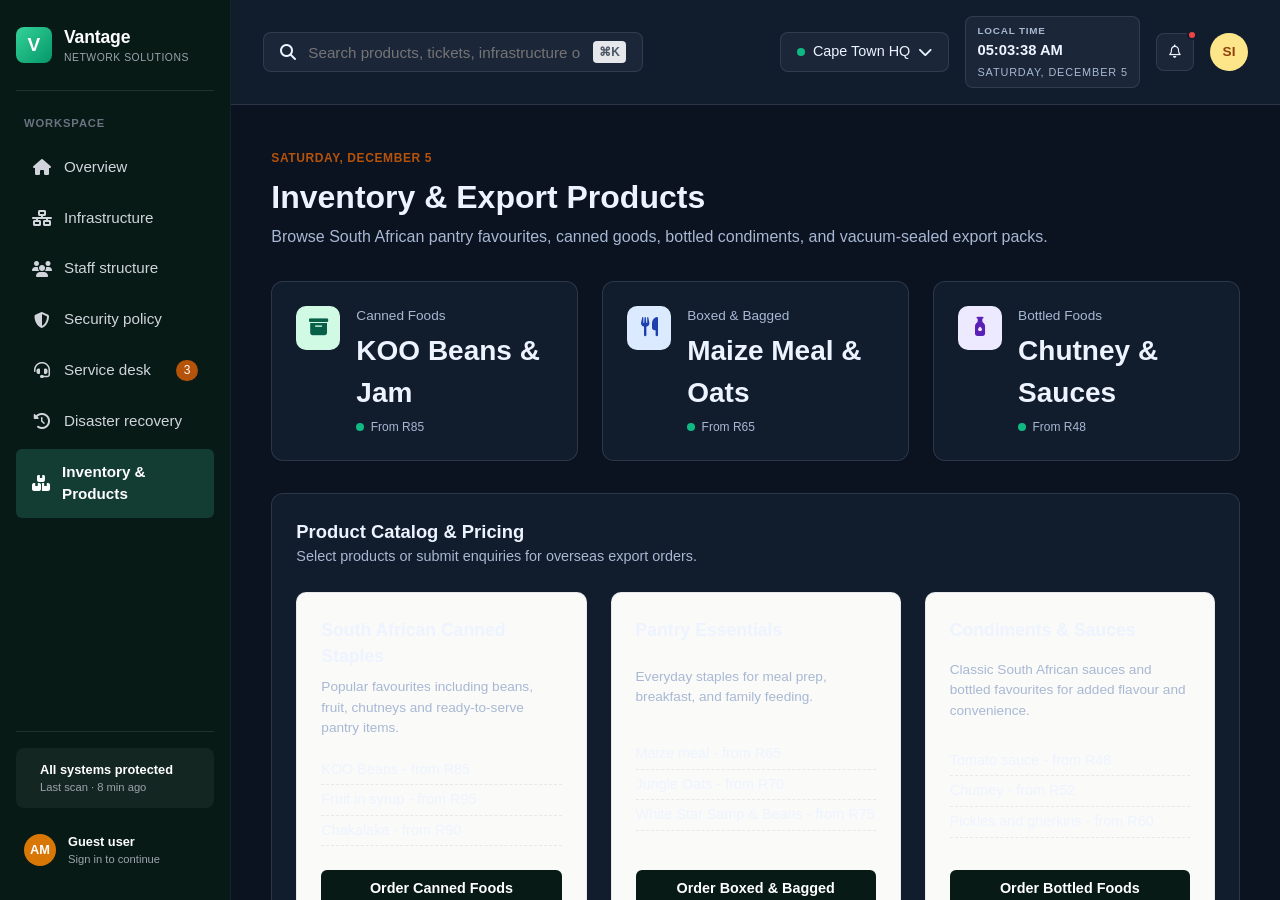
<file: pages/inventory.html>
<!DOCTYPE html>
<html lang="en">
<head>
    <meta charset="UTF-8">
    <meta name="viewport" content="width=device-width, initial-scale=1.0">
    <title>Inventory & Export Products - Vantage Network Solutions</title>
    <link rel="stylesheet" href="../css/style.css">
    <link rel="stylesheet" href="https://cdnjs.cloudflare.com/ajax/libs/font-awesome/6.4.0/css/all.min.css">
</head>
<body>
    <div class="app-container">
        <aside class="sidebar">
            <div class="sidebar-brand"><div class="brand-logo-icon">V</div><div class="brand-text"><span class="brand-title">Vantage</span><span class="brand-subtitle">NETWORK SOLUTIONS</span></div></div>
            <div class="workspace-label">WORKSPACE</div>
            <nav class="sidebar-nav">
                <a href="overview.html" class="nav-item"><i class="fa-solid fa-house"></i> Overview</a>
                <a href="infrastructure.html" class="nav-item"><i class="fa-solid fa-network-wired"></i> Infrastructure</a>
                <a href="staff.html" class="nav-item"><i class="fa-solid fa-users"></i> Staff structure</a>
                <a href="security.html" class="nav-item"><i class="fa-solid fa-shield-halved"></i> Security policy</a>
                <a href="servicedesk.html" class="nav-item"><i class="fa-solid fa-headset"></i> Service desk <span class="badge-count">3</span></a>
                <a href="disaster.html" class="nav-item"><i class="fa-solid fa-clock-rotate-left"></i> Disaster recovery</a>
                <a href="inventory.html" class="nav-item active"><i class="fa-solid fa-boxes-stacked"></i> Inventory &amp; Products</a>
            </nav>
            <div class="sidebar-footer"><div class="status-card"><div class="status-dot green"></div><div class="status-info"><strong>All systems protected</strong><span>Last scan · 8 min ago</span></div></div><div class="user-profile-card"><div class="user-avatar">AM</div><div class="user-details"><strong>Apelele Mayi</strong><span>IT Manager · Log out</span></div></div></div>
        </aside>
        <main class="main-content">
            <header class="top-header">
                <div class="search-container">
                    <div class="search-box"><i class="fa-solid fa-magnifying-glass"></i><input type="text" id="globalSearch" placeholder="Search products, tickets, infrastructure or SOPs..." autocomplete="off"><span class="kbd">⌘K</span></div>
                    <div id="searchResultsDropdown" class="search-dropdown"></div>
                </div>
                <div class="header-right"><div class="location-selector" id="locationBtn"><span class="dot green"></span><span id="currentLocationLabel">Cape Town HQ</span><i class="fa-solid fa-chevron-down"></i></div><button class="icon-btn" aria-label="Notifications"><i class="fa-regular fa-bell"></i></button><div class="user-pill">AM</div></div>
            </header>

            <div id="viewsContainer">
                <section id="inventory" class="view-section active">
                    <div class="section-header-block"><span class="date-label">AFRICAN FOODS COMPANY CATALOGUE</span><h1>Inventory &amp; Export Products</h1><p>Browse South African pantry favourites, canned goods, bottled condiments, and vacuum-sealed export packs.</p></div>
                    <div class="metrics-grid-3">
                        <div class="metric-card"><div class="metric-icon green"><i class="fa-solid fa-box-archive"></i></div><div class="metric-body"><span>Canned Foods</span><h2>KOO Beans &amp; Jam</h2><span class="metric-sub"><span class="dot green"></span> From R85</span></div></div>
                        <div class="metric-card"><div class="metric-icon blue"><i class="fa-solid fa-utensils"></i></div><div class="metric-body"><span>Boxed &amp; Bagged</span><h2>Maize Meal &amp; Oats</h2><span class="metric-sub"><span class="dot green"></span> From R65</span></div></div>
                        <div class="metric-card"><div class="metric-icon purple"><i class="fa-solid fa-bottle-droplet"></i></div><div class="metric-body"><span>Bottled Foods</span><h2>Chutney &amp; Sauces</h2><span class="metric-sub"><span class="dot green"></span> From R48</span></div></div>
                    </div>
                    <div class="panel" style="margin-top: 2rem;">
                        <h3>Product Catalog &amp; Pricing</h3>
                        <p class="panel-desc">Select products or submit enquiries for overseas export orders.</p>
                        <div class="pricing-grid-ui">
                            <div class="price-card-ui"><h4>South African Canned Staples</h4><p>Popular favourites including beans, fruit, chutneys and ready-to-serve pantry items.</p><ul><li>KOO Beans - from R85</li><li>Fruit in syrup - from R95</li><li>Chakalaka - from R90</li></ul><button class="btn-primary" onclick="openOrderModal('Canned Foods')">Order Canned Foods</button></div>
                            <div class="price-card-ui"><h4>Pantry Essentials</h4><p>Everyday staples for meal prep, breakfast, and family feeding.</p><ul><li>Maize meal - from R65</li><li>Jungle Oats - from R70</li><li>White Star Samp &amp; Beans - from R75</li></ul><button class="btn-primary" onclick="openOrderModal('Boxed &amp; Bagged Foods')">Order Boxed &amp; Bagged</button></div>
                            <div class="price-card-ui"><h4>Condiments &amp; Sauces</h4><p>Classic South African sauces and bottled favourites for added flavour and convenience.</p><ul><li>Tomato sauce - from R48</li><li>Chutney - from R52</li><li>Pickles and gherkins - from R60</li></ul><button class="btn-primary" onclick="openOrderModal('Bottled Foods')">Order Bottled Foods</button></div>
                            <div class="price-card-ui"><h4>Vacuum Sealed &amp; Export</h4><p>Vacuum-packed products designed for shelf stability and export-friendly delivery.</p><ul><li>Biltong packs - from R120</li><li>Vacuum fish - from R110</li><li>Dried fruit packs - from R95</li></ul><button class="btn-primary" onclick="openOrderModal('Vacuum Sealed Foods')">Order Vacuum Sealed</button></div>
                        </div>
                    </div>
                </section>
            </div>
            <footer class="app-footer"><p>&copy; 2026 African Foods Company &amp; Vantage Network Solutions. All rights reserved.</p></footer>
        </main>
    </div>
    <div id="toast" class="toast">Action completed successfully.</div>
    <script src="../javasript/script.js"></script>
</body>
</html>
</file>
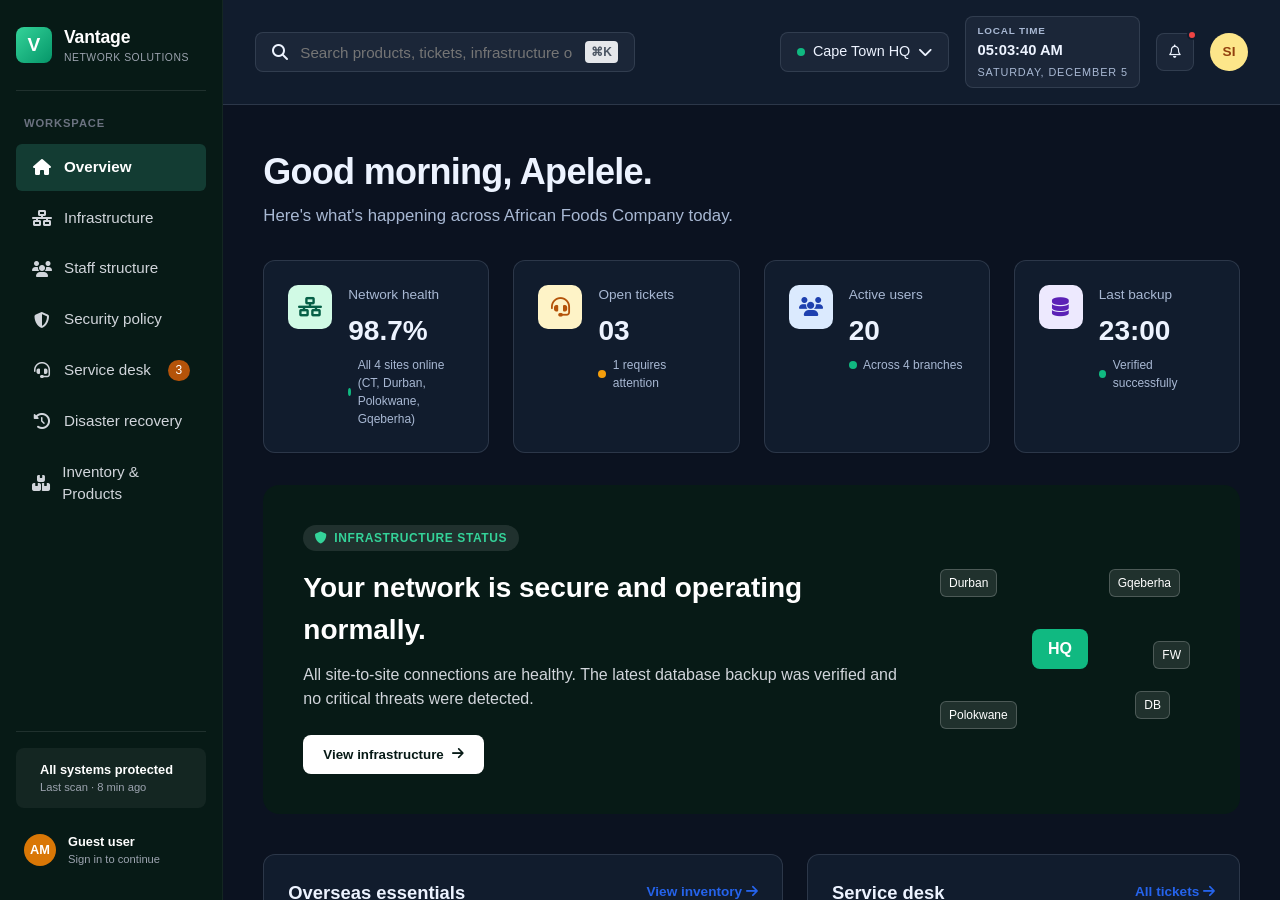
<file: pages/overview.html>
<!DOCTYPE html>
<html lang="en">
<head>
    <meta charset="UTF-8">
    <meta name="viewport" content="width=device-width, initial-scale=1.0">
    <title>Overview - Vantage Network Solutions</title>
    <link rel="stylesheet" href="../css/style.css">
    <link rel="stylesheet" href="https://cdnjs.cloudflare.com/ajax/libs/font-awesome/6.4.0/css/all.min.css">
</head>
<body>
    <div class="app-container">
        <aside class="sidebar">
            <div class="sidebar-brand">
                <div class="brand-logo-icon">V</div>
                <div class="brand-text">
                    <span class="brand-title">Vantage</span>
                    <span class="brand-subtitle">NETWORK SOLUTIONS</span>
                </div>
            </div>

            <div class="workspace-label">WORKSPACE</div>

            <nav class="sidebar-nav">
                <a href="overview.html" class="nav-item active" data-target="overview">
                    <i class="fa-solid fa-house"></i> Overview
                </a>
                <a href="infrastructure.html" class="nav-item" data-target="infrastructure">
                    <i class="fa-solid fa-network-wired"></i> Infrastructure
                </a>
                <a href="staff.html" class="nav-item" data-target="staff">
                    <i class="fa-solid fa-users"></i> Staff structure
                </a>
                <a href="security.html" class="nav-item" data-target="security">
                    <i class="fa-solid fa-shield-halved"></i> Security policy
                </a>
                <a href="servicedesk.html" class="nav-item" data-target="servicedesk">
                    <i class="fa-solid fa-headset"></i> Service desk <span class="badge-count">3</span>
                </a>
                <a href="disaster.html" class="nav-item" data-target="disaster">
                    <i class="fa-solid fa-clock-rotate-left"></i> Disaster recovery
                </a>
                <a href="inventory.html" class="nav-item" data-target="inventory">
                    <i class="fa-solid fa-boxes-stacked"></i> Inventory &amp; Products
                </a>
            </nav>

            <div class="sidebar-footer">
                <div class="status-card">
                    <div class="status-dot green"></div>
                    <div class="status-info">
                        <strong>All systems protected</strong>
                        <span>Last scan · 8 min ago</span>
                    </div>
                </div>
                <div class="user-profile-card">
                    <div class="user-avatar">AM</div>
                    <div class="user-details">
                        <strong>Apelele Mayi</strong>
                        <span>IT Manager · Log out</span>
                    </div>
                </div>
            </div>
        </aside>

        <main class="main-content">
            <header class="top-header">
                <div class="search-container">
                    <div class="search-box">
                        <i class="fa-solid fa-magnifying-glass"></i>
                        <input type="text" id="globalSearch" placeholder="Search products, tickets, infrastructure or SOPs..." autocomplete="off">
                        <span class="kbd">⌘K</span>
                    </div>
                    <div id="searchResultsDropdown" class="search-dropdown"></div>
                </div>
                <div class="header-right">
                    <div class="location-selector" id="locationBtn">
                        <span class="dot green"></span>
                        <span id="currentLocationLabel">Cape Town HQ</span>
                        <i class="fa-solid fa-chevron-down"></i>
                    </div>
                    <button class="icon-btn" aria-label="Notifications"><i class="fa-regular fa-bell"></i></button>
                    <div class="user-pill">AM</div>
                </div>
            </header>

            <div id="viewsContainer">
                <section id="overview" class="view-section active">
                    <div class="welcome-banner">
                        <h1 id="dynamicGreeting">Good morning, Apelele.</h1>
                        <p>Here's what's happening across African Foods Company today.</p>
                    </div>

                    <div class="metrics-grid">
                        <div class="metric-card">
                            <div class="metric-icon green"><i class="fa-solid fa-network-wired"></i></div>
                            <div class="metric-body">
                                <span>Network health</span>
                                <h2>98.7%</h2>
                                <span class="metric-sub"><span class="dot green"></span> All 4 sites online (CT, Durban, Polokwane, Gqeberha)</span>
                            </div>
                        </div>
                        <div class="metric-card">
                            <div class="metric-icon orange"><i class="fa-solid fa-headset"></i></div>
                            <div class="metric-body">
                                <span>Open tickets</span>
                                <h2>03</h2>
                                <span class="metric-sub"><span class="dot orange"></span> 1 requires attention</span>
                            </div>
                        </div>
                        <div class="metric-card">
                            <div class="metric-icon blue"><i class="fa-solid fa-users"></i></div>
                            <div class="metric-body">
                                <span>Active users</span>
                                <h2>20</h2>
                                <span class="metric-sub"><span class="dot green"></span> Across 4 branches</span>
                            </div>
                        </div>
                        <div class="metric-card">
                            <div class="metric-icon purple"><i class="fa-solid fa-database"></i></div>
                            <div class="metric-body">
                                <span>Last backup</span>
                                <h2>23:00</h2>
                                <span class="metric-sub"><span class="dot green"></span> Verified successfully</span>
                            </div>
                        </div>
                    </div>

                    <div class="status-hero">
                        <div class="status-hero-content">
                            <div class="badge-tag"><i class="fa-solid fa-shield"></i> INFRASTRUCTURE STATUS</div>
                            <h3>Your network is secure and operating normally.</h3>
                            <p>All site-to-site connections are healthy. The latest database backup was verified and no critical threats were detected.</p>
                            <button class="btn-light" onclick="window.location.href='infrastructure.html'">View infrastructure <i class="fa-solid fa-arrow-right"></i></button>
                        </div>
                        <div class="status-hero-graphic">
                            <div class="hq-node">HQ</div>
                            <div class="branch-node durban">Durban</div>
                            <div class="branch-node polokwane">Polokwane</div>
                            <div class="branch-node gqeberha">Gqeberha</div>
                            <div class="db-node">DB</div>
                            <div class="firewall-node">FW</div>
                        </div>
                    </div>

                    <div class="split-grid">
                        <div class="panel">
                            <div class="panel-header">
                                <h3>Overseas essentials</h3>
                                <a href="inventory.html">View inventory <i class="fa-solid fa-arrow-right"></i></a>
                            </div>
                            <p class="panel-desc">Shelf-stable favourites ready for export</p>

                            <div class="item-row">
                                <div class="item-badge ro">RO</div>
                                <div class="item-info">
                                    <strong>Rooibos tea</strong>
                                    <span>Cape-grown · 80 bags</span>
                                </div>
                                <div class="item-status">
                                    <span class="badge-pill orange-bg">High demand</span>
                                    <span class="stock-text">Stock</span>
                                    <div class="progress-bar"><div class="fill" style="width: 86%;"></div></div>
                                    <span class="perc">86%</span>
                                </div>
                            </div>

                            <div class="item-row">
                                <div class="item-badge mr">MR</div>
                                <div class="item-info">
                                    <strong>Mrs Ball's Chutney</strong>
                                    <span>Original · 470 g</span>
                                </div>
                                <div class="item-status">
                                    <span class="badge-pill green-bg">Export ready</span>
                                    <span class="stock-text">Stock</span>
                                    <div class="progress-bar"><div class="fill" style="width: 72%;"></div></div>
                                    <span class="perc">72%</span>
                                </div>
                            </div>

                            <div class="item-row">
                                <div class="item-badge ou">OU</div>
                                <div class="item-info">
                                    <strong>Ouma Rusks</strong>
                                    <span>Buttermilk · 500 g</span>
                                </div>
                                <div class="item-status">
                                    <span class="badge-pill blue-bg">Popular</span>
                                    <span class="stock-text">Stock</span>
                                    <div class="progress-bar"><div class="fill" style="width: 61%;"></div></div>
                                    <span class="perc">61%</span>
                                </div>
                            </div>

                            <div class="item-row">
                                <div class="item-badge ar">AR</div>
                                <div class="item-info">
                                    <strong>Aromat seasoning</strong>
                                    <span>Original · 200 g</span>
                                </div>
                                <div class="item-status">
                                    <span class="badge-pill gray-bg">Shelf stable</span>
                                    <span class="stock-text">Stock</span>
                                    <div class="progress-bar"><div class="fill" style="width: 54%;"></div></div>
                                    <span class="perc">54%</span>
                                </div>
                            </div>
                        </div>

                        <div class="panel">
                            <div class="panel-header">
                                <h3>Service desk</h3>
                                <a href="servicedesk.html">All tickets <i class="fa-solid fa-arrow-right"></i></a>
                            </div>
                            <p class="panel-desc">Active support requests</p>

                            <div class="ticket-row">
                                <div class="ticket-tag p2">P2</div>
                                <div class="ticket-info">
                                    <strong>Durban VPN latency</strong>
                                    <span>INC-0241 · Liya Norushu</span>
                                </div>
                                <div class="ticket-time"><i class="fa-regular fa-clock"></i> 42 min</div>
                            </div>

                            <div class="ticket-row">
                                <div class="ticket-tag p3">P3</div>
                                <div class="ticket-info">
                                    <strong>New sales user access</strong>
                                    <span>REQ-0238 · Support queue</span>
                                </div>
                                <div class="ticket-time"><i class="fa-regular fa-clock"></i> 2 hr</div>
                            </div>

                            <div class="ticket-row">
                                <div class="ticket-tag p3">P3</div>
                                <div class="ticket-info">
                                    <strong>Cape Town printer offline</strong>
                                    <span>INC-0235 · Z. Meiring</span>
                                </div>
                                <div class="ticket-time"><i class="fa-regular fa-clock"></i> 4 hr</div>
                            </div>

                            <div class="ticket-alert-banner">
                                <i class="fa-solid fa-circle-check"></i> All tickets are currently within SLA targets.
                            </div>
                        </div>
                    </div>
                </section>
            </div>

            <footer class="app-footer">
                <p>&copy; 2026 African Foods Company &amp; Vantage Network Solutions. All rights reserved.</p>
            </footer>
        </main>
    </div>

    <div id="supportModal" class="modal">
        <div class="modal-content">
            <span class="close-btn" onclick="closeSupportModal()">&times;</span>
            <h2>Log a Support Ticket</h2>
            <p>Submit an IT service request or incident report to the Cape Town HQ helpdesk.</p>
            <form id="ticketForm" onsubmit="submitTicket(event)">
                <div class="form-group">
                    <label>Your Name / Location</label>
                    <input type="text" id="ticketName" value="Apelele Mayi (Cape Town HQ)" required>
                </div>
                <div class="form-group">
                    <label>Priority Level</label>
                    <select id="ticketPriority">
                        <option value="P3">P3 - Standard</option>
                        <option value="P2">P2 - High</option>
                        <option value="P1">P1 - Critical</option>
                    </select>
                </div>
                <div class="form-group">
                    <label>Issue Description</label>
                    <textarea id="ticketDesc" rows="4" placeholder="Describe the technical issue..." required></textarea>
                </div>
                <div id="formMessage" class="form-message" aria-live="polite"></div>
                <button type="submit" class="btn-primary">Submit Ticket</button>
            </form>
        </div>
    </div>

    <div id="toast" class="toast">Action completed successfully.</div>

    <script src="../javasript/script.js"></script>
</body>
</html>
</file>
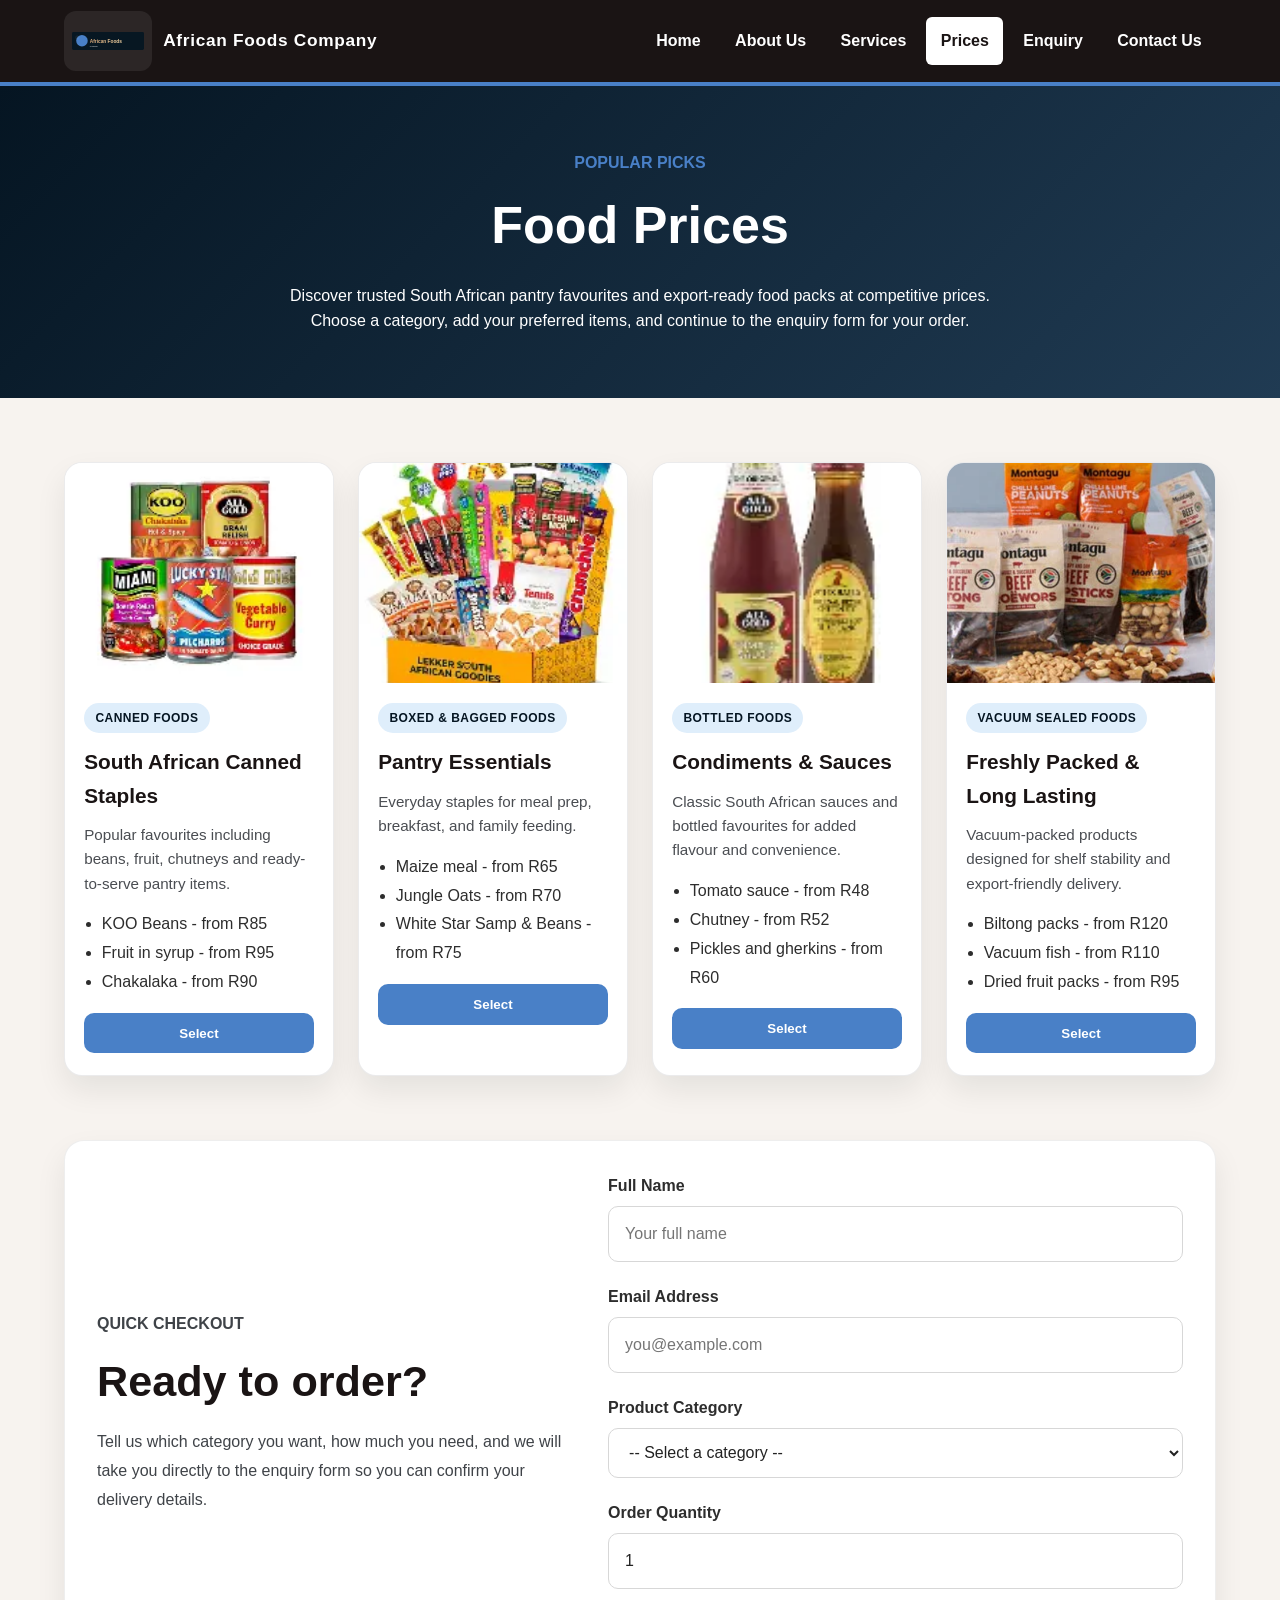
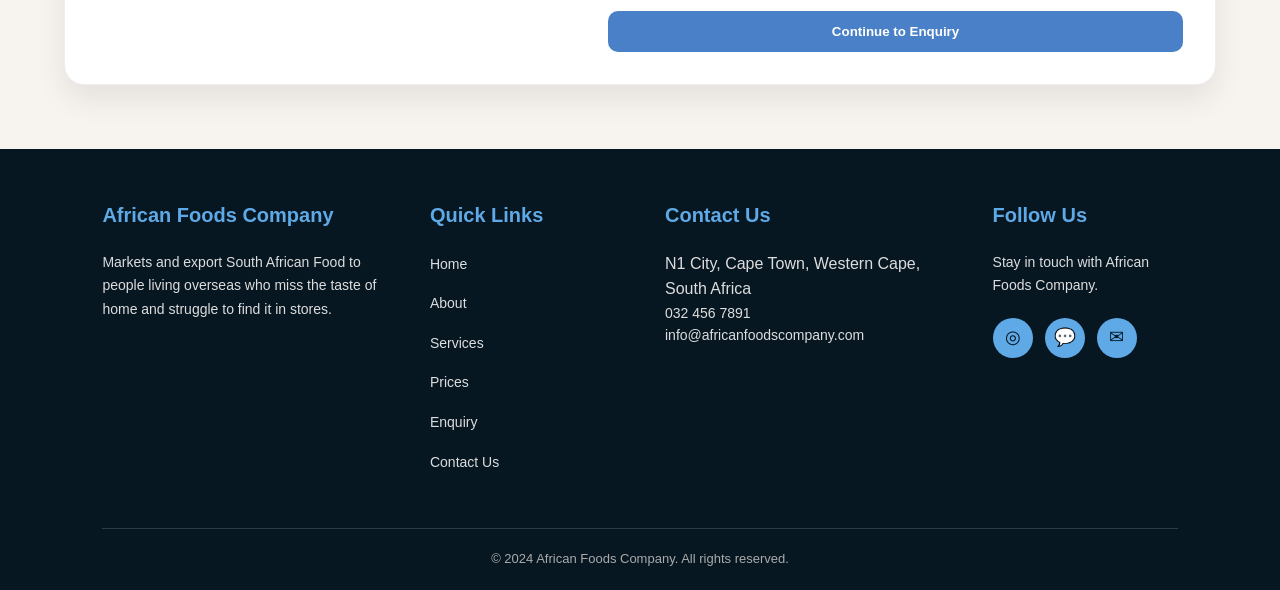
<file: Pages/prices.html>
<!DOCTYPE html>
<html lang="en">
<head>
    <meta charset="UTF-8">
    <meta name="viewport" content="width=device-width, initial-scale=1.0">
    <title>Prices - African Foods Company</title>
    <link rel="stylesheet" href="../css/Style.css">
</head>
<body>
    <header class="site-header">
        <div class="container header-inner">
            <a class="brand" href="../index.html" aria-label="African Foods Company home">
                <img class="brand-logo" src="../images/logo.svg" alt="African Foods Company logo">
                <span class="brand-name">African Foods Company</span>
            </a>
            <nav class="site-nav" aria-label="Main navigation">
                <a href="../index.html">Home</a>
                <a href="About.html">About Us</a>
                <a href="services.html">Services</a>
                <a href="prices.html" aria-current="page">Prices</a>
                <a href="Enquiry.html">Enquiry</a>
                <a href="Contact Us.html">Contact Us</a>
            </nav>
        </div>
    </header>

    <main class="prices-page">
        <section class="page-header prices-header">
            <div class="container">
                <p class="eyebrow">Popular picks</p>
                <h1>Food Prices</h1>
                <p class="page-introduction">
                    Discover trusted South African pantry favourites and export-ready food packs at competitive prices. Choose a category, add your preferred items, and continue to the enquiry form for your order.
                </p>
            </div>
        </section>

        <section class="price-products">
            <div class="container">
                <div class="pricing-grid">
                    <article class="price-card">
                        <img src="../images/download.webp" alt="Canned food products" class="price-image">
                        <div class="price-body">
                            <span class="price-tag">Canned Foods</span>
                            <h3>South African Canned Staples</h3>
                            <p>Popular favourites including beans, fruit, chutneys and ready-to-serve pantry items.</p>
                            <ul>
                                <li>KOO Beans - from R85</li>
                                <li>Fruit in syrup - from R95</li>
                                <li>Chakalaka - from R90</li>
                            </ul>
                            <button type="button" class="select-product" data-product="Canned Foods">Select</button>
                        </div>
                    </article>

                    <article class="price-card">
                        <img src="../images/BOXED.webp" alt="Boxed and bagged foods" class="price-image">
                        <div class="price-body">
                            <span class="price-tag">Boxed &amp; Bagged Foods</span>
                            <h3>Pantry Essentials</h3>
                            <p>Everyday staples for meal prep, breakfast, and family feeding.</p>
                            <ul>
                                <li>Maize meal - from R65</li>
                                <li>Jungle Oats - from R70</li>
                                <li>White Star Samp &amp; Beans - from R75</li>
                            </ul>
                            <button type="button" class="select-product" data-product="Boxed & Bagged Foods">Select</button>
                        </div>
                    </article>

                    <article class="price-card">
                        <img src="../images/PRICE FOR BOTTLEDE.webp" alt="Bottled foods and condiments" class="price-image">
                        <div class="price-body">
                            <span class="price-tag">Bottled Foods</span>
                            <h3>Condiments &amp; Sauces</h3>
                            <p>Classic South African sauces and bottled favourites for added flavour and convenience.</p>
                            <ul>
                                <li>Tomato sauce - from R48</li>
                                <li>Chutney - from R52</li>
                                <li>Pickles and gherkins - from R60</li>
                            </ul>
                            <button type="button" class="select-product" data-product="Bottled Foods">Select</button>
                        </div>
                    </article>

                    <article class="price-card">
                        <img src="../images/Screenshot 2026-10-13 113028.png" alt="Vacuum sealed food items" class="price-image">
                        <div class="price-body">
                            <span class="price-tag">Vacuum Sealed Foods</span>
                            <h3>Freshly Packed &amp; Long Lasting</h3>
                            <p>Vacuum-packed products designed for shelf stability and export-friendly delivery.</p>
                            <ul>
                                <li>Biltong packs - from R120</li>
                                <li>Vacuum fish - from R110</li>
                                <li>Dried fruit packs - from R95</li>
                            </ul>
                            <button type="button" class="select-product" data-product="Vacuum Sealed Foods">Select</button>
                        </div>
                    </article>
                </div>
            </div>
        </section>

        <section class="checkout-section">
            <div class="container checkout-panel">
                <div class="checkout-copy">
                    <p class="eyebrow">Quick checkout</p>
                    <h2>Ready to order?</h2>
                    <p>Tell us which category you want, how much you need, and we will take you directly to the enquiry form so you can confirm your delivery details.</p>
                </div>

                <form action="Enquiry.html" method="get" class="checkout-form" id="checkout-form" data-validate="true">
                    <div class="form-group">
                        <label for="checkout-name">Full Name</label>
                        <input type="text" id="checkout-name" name="fullname" data-required="true" data-required-message="Please enter your full name." placeholder="Your full name">
                    </div>

                    <div class="form-group">
                        <label for="checkout-email">Email Address</label>
                        <input type="email" id="checkout-email" name="email" data-required="true" data-required-message="Please enter your email address." data-type="email" placeholder="you@example.com">
                    </div>

                    <div class="form-group">
                        <label for="checkout-product">Product Category</label>
                        <select id="checkout-product" name="product" data-required="true" data-required-message="Please select a product category.">
                            <option value="">-- Select a category --</option>
                            <option value="Canned Foods">Canned Foods</option>
                            <option value="Boxed & Bagged Foods">Boxed &amp; Bagged Foods</option>
                            <option value="Bottled Foods">Bottled Foods</option>
                            <option value="Vacuum Sealed Foods">Vacuum Sealed Foods</option>
                        </select>
                    </div>

                    <div class="form-group">
                        <label for="checkout-qty">Order Quantity</label>
                        <input type="number" id="checkout-qty" name="quantity" min="1" value="1" data-required="true" data-required-message="Please enter a valid quantity." data-type="number">
                    </div>

                    <button type="submit" class="checkout-button">Continue to Enquiry</button>
                </form>
            </div>
        </section>
    </main>

    <footer class="site-footer">
        <div class="footer-container">
            <div class="footer-column">
                <h3>African Foods Company</h3>
                <p>
                    Markets and export South African Food to people living overseas who miss the taste of home and struggle to find it in stores.
                </p>
            </div>

            <div class="footer-column">
                <h3>Quick Links</h3>
                <ul class="footer-links">
                    <li><a href="../index.html">Home</a></li>
                    <li><a href="About.html">About</a></li>
                    <li><a href="services.html">Services</a></li>
                    <li><a href="prices.html">Prices</a></li>
                    <li><a href="Enquiry.html">Enquiry</a></li>
                    <li><a href="Contact Us.html">Contact Us</a></li>
                </ul>
            </div>

            <div class="footer-column">
                <h3>Contact Us</h3>
                <ul class="contact-info">
                    <li><span>N1 City, Cape Town, Western Cape, South Africa</span></li>
                    <li><a href="https://wa.me/27324567891" target="_blank" rel="noopener noreferrer">032 456 7891</a></li>
                    <li><a href="mailto:info@africanfoodscompany.com">info@africanfoodscompany.com</a></li>
                </ul>
            </div>

            <div class="footer-column">
                <h3>Follow Us</h3>
                <p>Stay in touch with African Foods Company.</p>
                <div class="social-icons">
                    <a href="https://www.instagram.com/" target="_blank" rel="noopener noreferrer" aria-label="Instagram">◎</a>
                    <a href="https://wa.me/27324567891" target="_blank" rel="noopener noreferrer" aria-label="WhatsApp">💬</a>
                    <a href="mailto:info@africanfoodscompany.com" aria-label="Email">✉</a>
                </div>
            </div>
        </div>

        <div class="footer-bottom">
            <p>&copy; 2024 African Foods Company. All rights reserved.</p>
        </div>
    </footer>

    <script>
        document.querySelectorAll('.select-product').forEach(function(button) {
            button.addEventListener('click', function() {
                const productName = this.getAttribute('data-product');
                const productSelect = document.getElementById('checkout-product');
                productSelect.value = productName;
                productSelect.scrollIntoView({ behavior: 'smooth', block: 'center' });
                productSelect.focus();
            });
        });
    </script>
    <script src="../javascript/validation.js"></script>
</body>
</html>
</file>
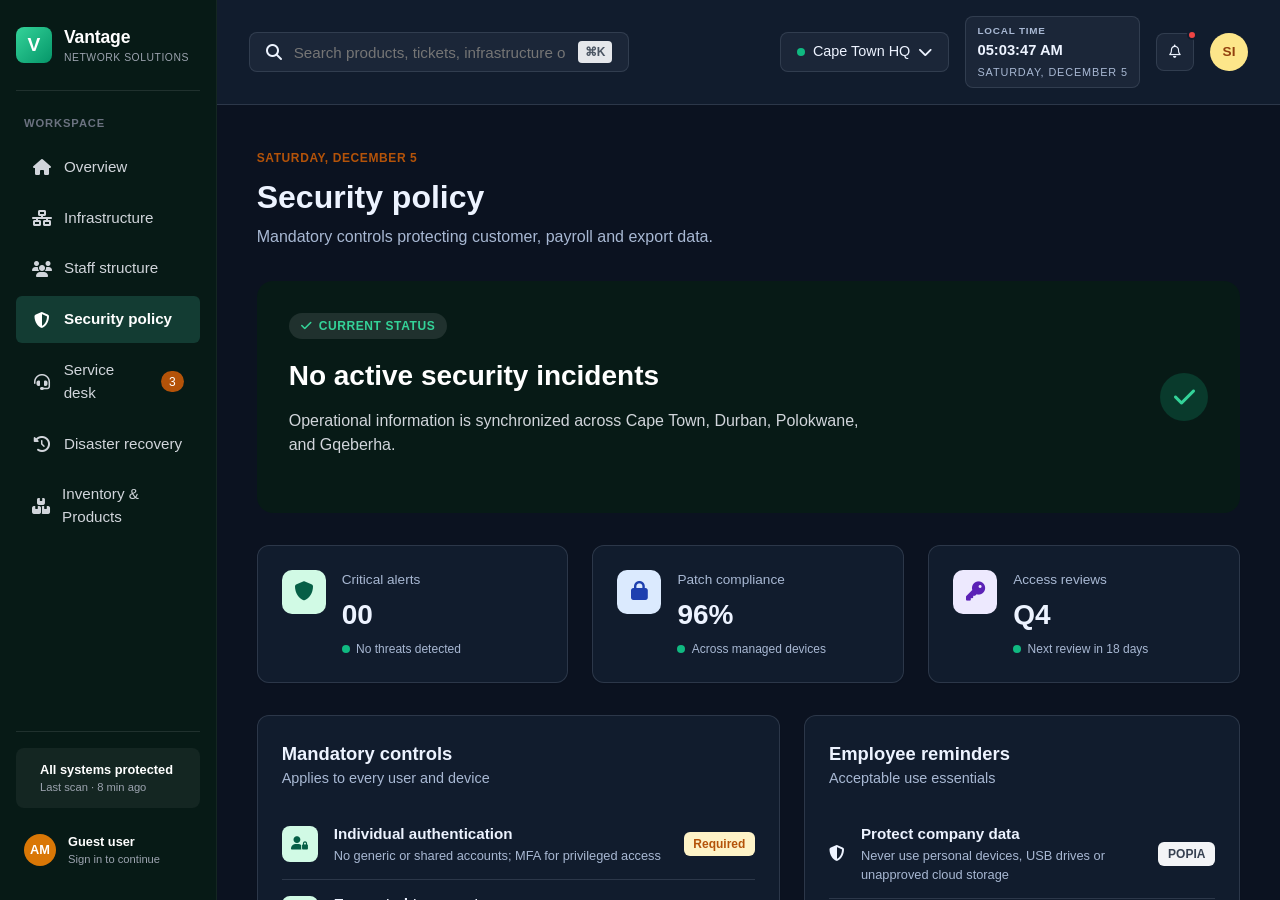
<file: pages/security.html>
<!DOCTYPE html>
<html lang="en">
<head>
    <meta charset="UTF-8">
    <meta name="viewport" content="width=device-width, initial-scale=1.0">
    <title>Security Policy - Vantage Network Solutions</title>
    <link rel="stylesheet" href="../css/style.css">
    <link rel="stylesheet" href="https://cdnjs.cloudflare.com/ajax/libs/font-awesome/6.4.0/css/all.min.css">
</head>
<body>
    <div class="app-container">
        <aside class="sidebar">
            <div class="sidebar-brand"><div class="brand-logo-icon">V</div><div class="brand-text"><span class="brand-title">Vantage</span><span class="brand-subtitle">NETWORK SOLUTIONS</span></div></div>
            <div class="workspace-label">WORKSPACE</div>
            <nav class="sidebar-nav">
                <a href="overview.html" class="nav-item"><i class="fa-solid fa-house"></i> Overview</a>
                <a href="infrastructure.html" class="nav-item"><i class="fa-solid fa-network-wired"></i> Infrastructure</a>
                <a href="staff.html" class="nav-item"><i class="fa-solid fa-users"></i> Staff structure</a>
                <a href="security.html" class="nav-item active"><i class="fa-solid fa-shield-halved"></i> Security policy</a>
                <a href="servicedesk.html" class="nav-item"><i class="fa-solid fa-headset"></i> Service desk <span class="badge-count">3</span></a>
                <a href="disaster.html" class="nav-item"><i class="fa-solid fa-clock-rotate-left"></i> Disaster recovery</a>
                <a href="inventory.html" class="nav-item"><i class="fa-solid fa-boxes-stacked"></i> Inventory &amp; Products</a>
            </nav>
            <div class="sidebar-footer">
                <div class="status-card"><div class="status-dot green"></div><div class="status-info"><strong>All systems protected</strong><span>Last scan · 8 min ago</span></div></div>
                <div class="user-profile-card"><div class="user-avatar">AM</div><div class="user-details"><strong>Apelele Mayi</strong><span>IT Manager · Log out</span></div></div>
            </div>
        </aside>
        <main class="main-content">
            <header class="top-header">
                <div class="search-container">
                    <div class="search-box"><i class="fa-solid fa-magnifying-glass"></i><input type="text" id="globalSearch" placeholder="Search products, tickets, infrastructure or SOPs..." autocomplete="off"><span class="kbd">⌘K</span></div>
                    <div id="searchResultsDropdown" class="search-dropdown"></div>
                </div>
                <div class="header-right">
                    <div class="location-selector" id="locationBtn"><span class="dot green"></span><span id="currentLocationLabel">Cape Town HQ</span><i class="fa-solid fa-chevron-down"></i></div>
                    <button class="icon-btn" aria-label="Notifications"><i class="fa-regular fa-bell"></i></button>
                    <div class="user-pill">AM</div>
                </div>
            </header>

            <div id="viewsContainer">
                <section id="security" class="view-section active">
                    <div class="section-header-block">
                        <span class="date-label">MONDAY, 12 OCTOBER</span>
                        <h1>Security policy</h1>
                        <p>Mandatory controls protecting customer, payroll and export data.</p>
                    </div>
                    <div class="status-hero mini">
                        <div class="status-hero-content">
                            <div class="badge-tag"><i class="fa-solid fa-check"></i> CURRENT STATUS</div>
                            <h3>No active security incidents</h3>
                            <p>Operational information is synchronized across Cape Town, Durban, Polokwane, and Gqeberha.</p>
                        </div>
                        <div class="check-circle-icon"><i class="fa-solid fa-check"></i></div>
                    </div>
                    <div class="metrics-grid-3">
                        <div class="metric-card"><div class="metric-icon green"><i class="fa-solid fa-shield"></i></div><div class="metric-body"><span>Critical alerts</span><h2>00</h2><span class="metric-sub"><span class="dot green"></span> No threats detected</span></div></div>
                        <div class="metric-card"><div class="metric-icon blue"><i class="fa-solid fa-lock"></i></div><div class="metric-body"><span>Patch compliance</span><h2>96%</h2><span class="metric-sub"><span class="dot green"></span> Across managed devices</span></div></div>
                        <div class="metric-card"><div class="metric-icon purple"><i class="fa-solid fa-key"></i></div><div class="metric-body"><span>Access reviews</span><h2>Q4</h2><span class="metric-sub"><span class="dot green"></span> Next review in 18 days</span></div></div>
                    </div>
                    <div class="split-grid" style="margin-top: 2rem;">
                        <div class="panel">
                            <h3>Mandatory controls</h3>
                            <p class="panel-desc">Applies to every user and device</p>
                            <div class="branch-list-item"><div class="item-badge green-bg"><i class="fa-solid fa-user-lock"></i></div><div class="item-info"><strong>Individual authentication</strong><span>No generic or shared accounts; MFA for privileged access</span></div><span class="badge-pill orange-bg">Required</span></div>
                            <div class="branch-list-item"><div class="item-badge green-bg"><i class="fa-solid fa-network-wired"></i></div><div class="item-info"><strong>Encrypted transport</strong><span>Inter-site traffic must use the IPsec VPN</span></div><span class="badge-pill blue-bg">AES-256</span></div>
                            <div class="branch-list-item"><div class="item-badge green-bg"><i class="fa-solid fa-id-badge"></i></div><div class="item-info"><strong>Least privilege</strong><span>Sage, payroll and inventory access assigned by role</span></div><span class="badge-pill green-bg">RBAC</span></div>
                            <div class="branch-list-item"><div class="item-badge green-bg"><i class="fa-solid fa-server"></i></div><div class="item-info"><strong>Device hardening</strong><span>Default credentials changed before deployment</span></div><span class="badge-pill orange-bg">Required</span></div>
                        </div>
                        <div class="panel">
                            <h3>Employee reminders</h3>
                            <p class="panel-desc">Acceptable use essentials</p>
                            <div class="service-row"><div class="service-check"><i class="fa-solid fa-shield-halved"></i></div><div class="item-info"><strong>Protect company data</strong><span>Never use personal devices, USB drives or unapproved cloud storage</span></div><span class="badge-pill gray-bg">POPIA</span></div>
                            <div class="service-row"><div class="service-check"><i class="fa-solid fa-triangle-exclamation"></i></div><div class="item-info"><strong>Report suspicious activity</strong><span>Phishing, lost devices or breaches must be reported within one hour</span></div><span class="badge-pill gray-bg">1 hour</span></div>
                        </div>
                    </div>
                </section>
            </div>
            <footer class="app-footer"><p>&copy; 2026 African Foods Company &amp; Vantage Network Solutions. All rights reserved.</p></footer>
        </main>
    </div>
    <div id="toast" class="toast">Action completed successfully.</div>
    <script src="../javasript/script.js"></script>
</body>
</html>
</file>
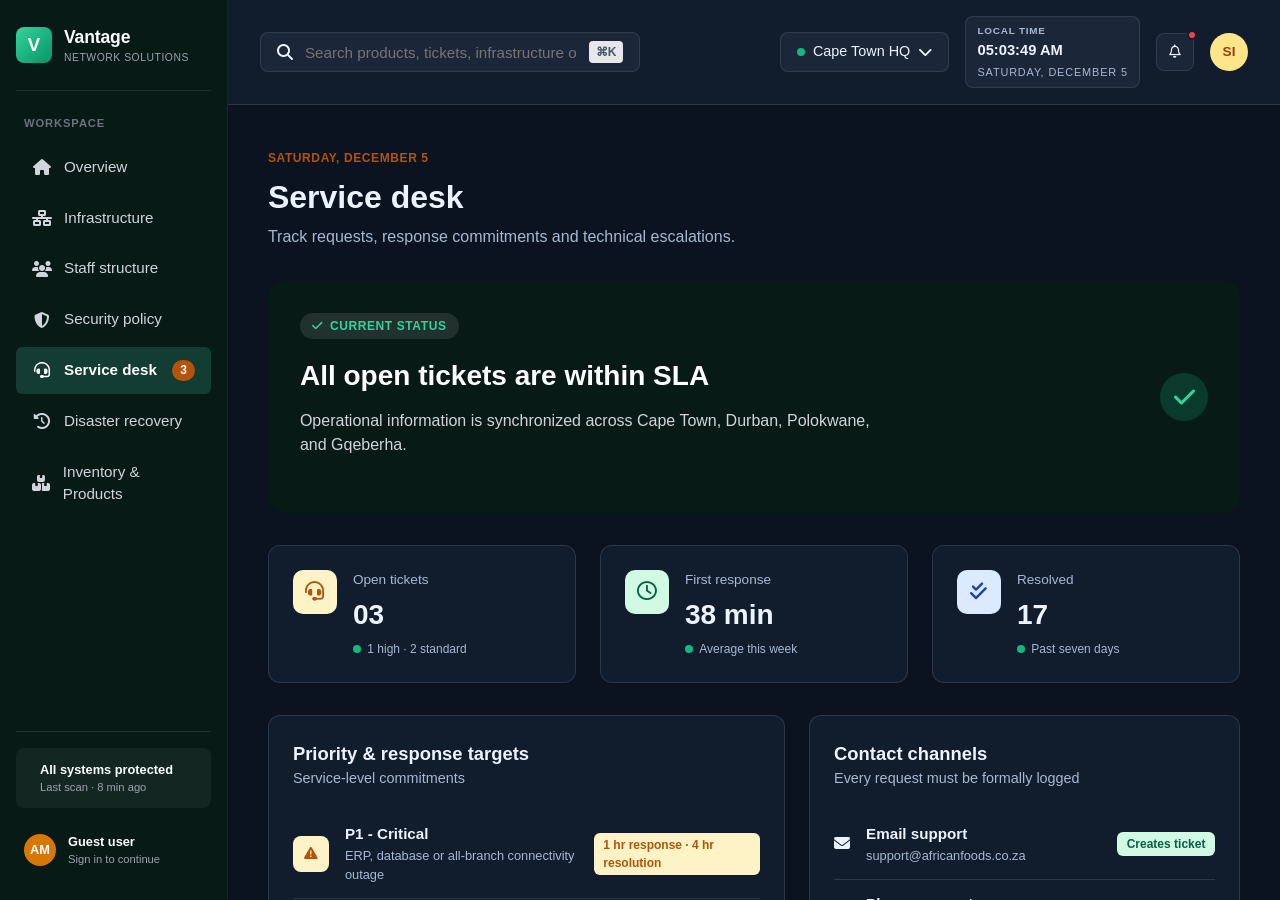
<file: pages/servicedesk.html>
<!DOCTYPE html>
<html lang="en">
<head>
    <meta charset="UTF-8">
    <meta name="viewport" content="width=device-width, initial-scale=1.0">
    <title>Service Desk - Vantage Network Solutions</title>
    <link rel="stylesheet" href="../css/style.css">
    <link rel="stylesheet" href="https://cdnjs.cloudflare.com/ajax/libs/font-awesome/6.4.0/css/all.min.css">
</head>
<body>
    <div class="app-container">
        <aside class="sidebar">
            <div class="sidebar-brand"><div class="brand-logo-icon">V</div><div class="brand-text"><span class="brand-title">Vantage</span><span class="brand-subtitle">NETWORK SOLUTIONS</span></div></div>
            <div class="workspace-label">WORKSPACE</div>
            <nav class="sidebar-nav">
                <a href="overview.html" class="nav-item"><i class="fa-solid fa-house"></i> Overview</a>
                <a href="infrastructure.html" class="nav-item"><i class="fa-solid fa-network-wired"></i> Infrastructure</a>
                <a href="staff.html" class="nav-item"><i class="fa-solid fa-users"></i> Staff structure</a>
                <a href="security.html" class="nav-item"><i class="fa-solid fa-shield-halved"></i> Security policy</a>
                <a href="servicedesk.html" class="nav-item active"><i class="fa-solid fa-headset"></i> Service desk <span class="badge-count">3</span></a>
                <a href="disaster.html" class="nav-item"><i class="fa-solid fa-clock-rotate-left"></i> Disaster recovery</a>
                <a href="inventory.html" class="nav-item"><i class="fa-solid fa-boxes-stacked"></i> Inventory &amp; Products</a>
            </nav>
            <div class="sidebar-footer"><div class="status-card"><div class="status-dot green"></div><div class="status-info"><strong>All systems protected</strong><span>Last scan · 8 min ago</span></div></div><div class="user-profile-card"><div class="user-avatar">AM</div><div class="user-details"><strong>Apelele Mayi</strong><span>IT Manager · Log out</span></div></div></div>
        </aside>
        <main class="main-content">
            <header class="top-header">
                <div class="search-container">
                    <div class="search-box"><i class="fa-solid fa-magnifying-glass"></i><input type="text" id="globalSearch" placeholder="Search products, tickets, infrastructure or SOPs..." autocomplete="off"><span class="kbd">⌘K</span></div>
                    <div id="searchResultsDropdown" class="search-dropdown"></div>
                </div>
                <div class="header-right">
                    <div class="location-selector" id="locationBtn"><span class="dot green"></span><span id="currentLocationLabel">Cape Town HQ</span><i class="fa-solid fa-chevron-down"></i></div>
                    <button class="icon-btn" aria-label="Notifications"><i class="fa-regular fa-bell"></i></button>
                    <div class="user-pill">AM</div>
                </div>
            </header>

            <div id="viewsContainer">
                <section id="servicedesk" class="view-section active">
                    <div class="section-header-block"><span class="date-label">MONDAY, 12 OCTOBER</span><h1>Service desk</h1><p>Track requests, response commitments and technical escalations.</p></div>
                    <div class="status-hero mini"><div class="status-hero-content"><div class="badge-tag"><i class="fa-solid fa-check"></i> CURRENT STATUS</div><h3>All open tickets are within SLA</h3><p>Operational information is synchronized across Cape Town, Durban, Polokwane, and Gqeberha.</p></div><div class="check-circle-icon"><i class="fa-solid fa-check"></i></div></div>
                    <div class="metrics-grid-3">
                        <div class="metric-card"><div class="metric-icon orange"><i class="fa-solid fa-headset"></i></div><div class="metric-body"><span>Open tickets</span><h2>03</h2><span class="metric-sub"><span class="dot green"></span> 1 high · 2 standard</span></div></div>
                        <div class="metric-card"><div class="metric-icon green"><i class="fa-regular fa-clock"></i></div><div class="metric-body"><span>First response</span><h2>38 min</h2><span class="metric-sub"><span class="dot green"></span> Average this week</span></div></div>
                        <div class="metric-card"><div class="metric-icon blue"><i class="fa-solid fa-check-double"></i></div><div class="metric-body"><span>Resolved</span><h2>17</h2><span class="metric-sub"><span class="dot green"></span> Past seven days</span></div></div>
                    </div>
                    <div class="split-grid" style="margin-top: 2rem;">
                        <div class="panel">
                            <h3>Priority &amp; response targets</h3>
                            <p class="panel-desc">Service-level commitments</p>
                            <div class="branch-list-item"><div class="item-badge orange-bg"><i class="fa-solid fa-triangle-exclamation"></i></div><div class="item-info"><strong>P1 - Critical</strong><span>ERP, database or all-branch connectivity outage</span></div><span class="badge-pill orange-bg">1 hr response · 4 hr resolution</span></div>
                            <div class="branch-list-item"><div class="item-badge blue-bg"><i class="fa-regular fa-clock"></i></div><div class="item-info"><strong>P2 - High</strong><span>Single branch outage, Wi-Fi, ISP or power loss</span></div><span class="badge-pill blue-bg">4 hr response · 8 hr resolution</span></div>
                            <div class="branch-list-item"><div class="item-badge green-bg"><i class="fa-solid fa-check"></i></div><div class="item-info"><strong>P3 - Standard</strong><span>Workstation, printer, password or application issue</span></div><span class="badge-pill green-bg">1 day response · 2 day resolution</span></div>
                        </div>
                        <div class="panel">
                            <h3>Contact channels</h3>
                            <p class="panel-desc">Every request must be formally logged</p>
                            <div class="service-row" onclick="openSupportModal()" style="cursor: pointer;"><div class="service-check"><i class="fa-solid fa-envelope"></i></div><div class="item-info"><strong>Email support</strong><span>support@africanfoods.co.za</span></div><span class="badge-pill green-bg">Creates ticket</span></div>
                            <div class="service-row" onclick="openSupportModal()" style="cursor: pointer;"><div class="service-check"><i class="fa-solid fa-phone"></i></div><div class="item-info"><strong>Phone support</strong><span>HQ ext. 100 · +27 21 555 0100</span></div><span class="badge-pill blue-bg">Urgent help</span></div>
                        </div>
                    </div>
                </section>
            </div>
            <footer class="app-footer"><p>&copy; 2026 African Foods Company &amp; Vantage Network Solutions. All rights reserved.</p></footer>
        </main>
    </div>

    <div id="supportModal" class="modal">
        <div class="modal-content"><span class="close-btn" onclick="closeSupportModal()">&times;</span><h2>Log a Support Ticket</h2><p>Submit an IT service request or incident report to the Cape Town HQ helpdesk.</p><form id="ticketForm" onsubmit="submitTicket(event)"><div class="form-group"><label>Your Name / Location</label><input type="text" id="ticketName" value="Apelele Mayi (Cape Town HQ)" required></div><div class="form-group"><label>Priority Level</label><select id="ticketPriority"><option value="P3">P3 - Standard</option><option value="P2">P2 - High</option><option value="P1">P1 - Critical</option></select></div><div class="form-group"><label>Issue Description</label><textarea id="ticketDesc" rows="4" placeholder="Describe the technical issue..." required></textarea></div><div id="formMessage" class="form-message" aria-live="polite"></div><button type="submit" class="btn-primary">Submit Ticket</button></form></div>
    </div>

    <div id="toast" class="toast">Action completed successfully.</div>
    <script src="../javasript/script.js"></script>
</body>
</html>
</file>
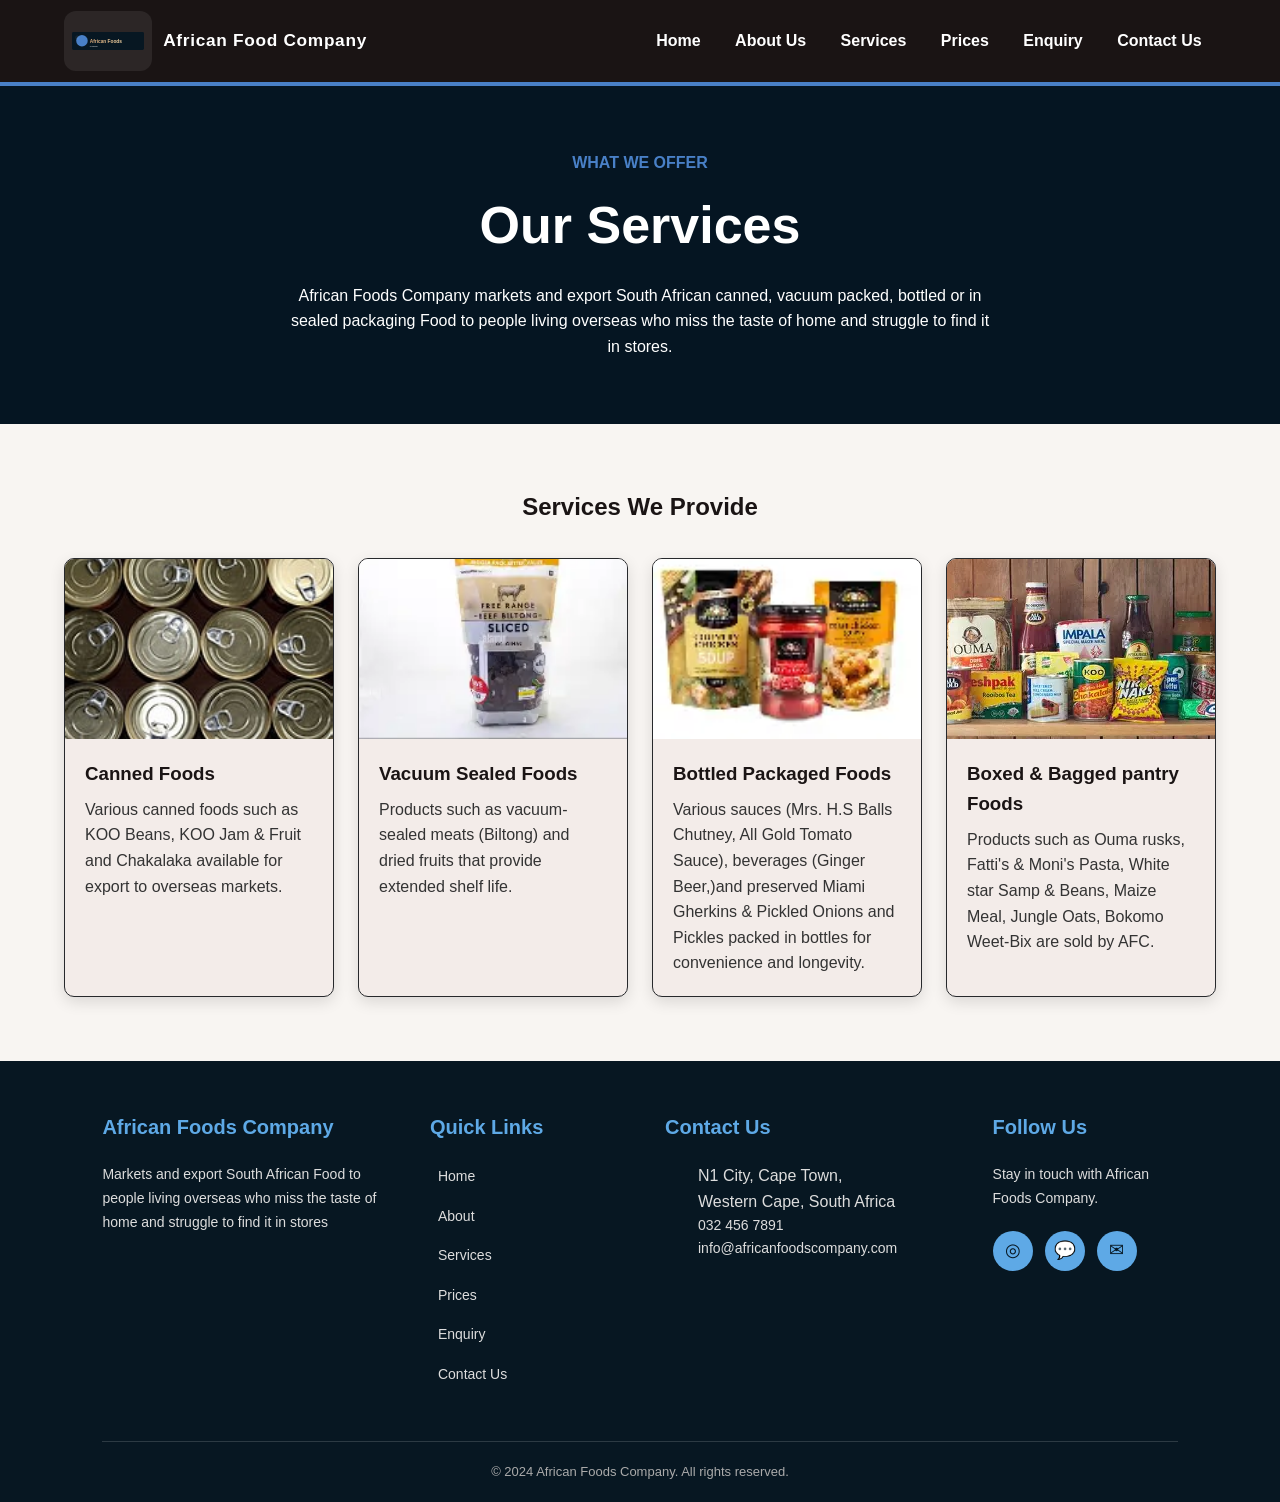
<file: Pages/services.html>
<!DOCTYPE html>
    
<html lang="en-ZA">
<head>

    <meta charset="UTF-8">
        <meta name="viewport" content="width=device-width, initial-scale=1.0">
    <title> Food Services | African Food Company</title>

        <link rel="stylesheet" href="../css/Style.css">
</head>

    <body>
<header class="site-header">
        <div class="container header-inner">
                        <a class="brand" href="../index.html" aria-label="African Food Company home">
                            <img class="brand-logo" src="../images/logo.svg" alt="African Food Company logo">
              <span class="brand-name">African Food Company</span>
            </a>
            <nav class="site-nav" aria-label="Main navigation">
                <a href="../index.html">Home</a>
                <a href="About.html">About Us</a>
                <a href="services.html">Services</a>
                <a href="prices.html">Prices</a>
                <a href="Enquiry.html">Enquiry</a>
                <a href="Contact Us.html">Contact Us</a>
            </nav>
        </div>
    </header>

     <main>
        
        <section class="page-header">
            <div class="container">
                <p class="eyebrow">What we offer</p>
                <h1>Our Services</h1>
                <p class="page-introduction">
                    African Foods Company markets and export South African canned, vacuum packed, bottled or in sealed packaging Food to people living overseas who miss the taste of home and struggle to find it in stores.
                </p>
            </div>
        </section>

        
        <section class="services-section" aria-labelledby="services-heading">
            <div class="container">

                <h2 id="services-heading" class="section-heading">Services We Provide</h2>

              
                <div class="services-grid">
                    <!-- SERVICE CARD 1 -->
                    <article class="service-card">
                                <img class="service-image" src="../images/Canned foods.jpg"
                                alt="Canned foods: canned goods and preserves">
                        <div class="service-content">
                            <h3>Canned Foods</h3>
                            <p>Various canned foods such as KOO Beans, KOO Jam & Fruit and Chakalaka available for export to overseas markets.</p>
                        </div>
                    </article>

                    <!-- SERVICE CARD 2 -->
                    <article class="service-card">
                                <img class="service-image" src="../images/vacuum sealed.webp"
                                alt="Vacuum sealed foods for extended shelf life">
                        <div class="service-content">
                            <h3>Vacuum Sealed Foods</h3>
                            <p>Products such as vacuum-sealed meats (Biltong) and dried fruits that provide extended shelf life.</p>
                        </div>
                    </article>

                    <!-- SERVICE CARD 3 -->
                    <article class="service-card">
                                <img class="service-image" src="../images/bottled foods.webp"
                                alt="Bottled packaged foods and sauces">
                        <div class="service-content">
                            <h3>Bottled Packaged Foods</h3>
                            <p>Various sauces (Mrs. H.S Balls Chutney, All Gold Tomato Sauce), beverages (Ginger Beer,)and preserved Miami Gherkins & Pickled Onions and Pickles packed in bottles for convenience and longevity.</p>
                        </div>
                    </article>

                    <!-- SERVICE CARD 4 -->
                    <article class="service-card">
                            <img class="service-image" src="../images/boxed and bagged.webp"
                        alt="Boxed and bagged pantry foods">
                        <div class="service-content">
                            <h3>Boxed & Bagged pantry Foods</h3>
                            <p>Products such as Ouma rusks, Fatti's & Moni's Pasta, White star Samp & Beans, Maize Meal, Jungle Oats, Bokomo Weet-Bix are sold by AFC.</p>
                        </div>
                    </article>
                </div>
            </div>
            </div>
        </section>
   </main>


<footer class="site-footer">

    <div class="footer-container">

        <!-- Column 1: About -->
        <div class="footer-column">
            <h3>African Foods Company</h3>

            <p>
              Markets and export South African Food to people living overseas who miss the taste of home and struggle to find it in stores
            </p>
        </div>


        <!-- Column 2: Quick Links -->
        <div class="footer-column">

            <h3>Quick Links</h3>

            <ul class="footer-links">

                <li>
                    <a href="../index.html">
                        <i class="fa-solid fa-house"></i>
                        Home
                    </a>
                </li>

                <li>
                    <a href="About.html">
                        <i class="fa-solid fa-circle-info"></i>
                        About
                    </a>
                </li>

                <li>
                    <a href="services.html">
                        <i class="fa-solid fa-scissors"></i>
                        Services
                    </a>
                </li>

                <li>
                    <a href="prices.html">
                        <i class="fa-solid fa-tags"></i>
                        Prices
                    </a>
                </li>

                <li>
                    <a href="Enquiry.html">
                        <i class="fa-solid fa-envelope-open-text"></i>
                        Enquiry
                    </a>
                </li>

                <li>
                    <a href="Contact Us.html">
                        <i class="fa-solid fa-phone"></i>
                        Contact Us
                    </a>
                </li>

            </ul>

        </div>


        <!-- Column 3: Contact -->
        <div class="footer-column">

            <h3>Contact Us</h3>

            <ul class="contact-info">

                <li>
                    <i class="fa-solid fa-location-dot"></i>

                    <span>
                        N1 City, Cape Town,<br>
                        Western Cape, South Africa
                    </span>
                </li>

                <li>
                    <i class="fa-brands fa-whatsapp"></i>

                    <a href="https://wa.me/27324567891" target="_blank" rel="noopener noreferrer">
                        032 456 7891
                    </a>
                </li>

                <li>
                    <i class="fa-solid fa-envelope"></i>

                    <a href="mailto:info@africanfoodscompany.com">
                        info@africanfoodscompany.com
                    </a>
                </li>

            </ul>

        </div>


        <!-- Column 4: Follow Us -->
        <div class="footer-column">

            <h3>Follow Us</h3>

            <p>
                Stay in touch with African Foods Company.
            </p>

            <div class="social-icons">

                <a href="https://www.instagram.com/" target="_blank" rel="noopener noreferrer" aria-label="Instagram">
                    <span aria-hidden="true">◎</span>
                </a>

                <a href="https://wa.me/27324567891" target="_blank" rel="noopener noreferrer" aria-label="WhatsApp">
                    <span aria-hidden="true">💬</span>
                </a>

                <a href="mailto:info@africanfoodscompany.com" aria-label="Email">
                    <span aria-hidden="true">✉</span>
                </a>

            </div>

        </div>

    </div>


    <!-- Bottom -->
    <div class="footer-bottom">

        <p>
            &copy; 2024 African Foods Company. All rights reserved.
        </p>

    </div>

</footer>

</body>
</html>
</file>
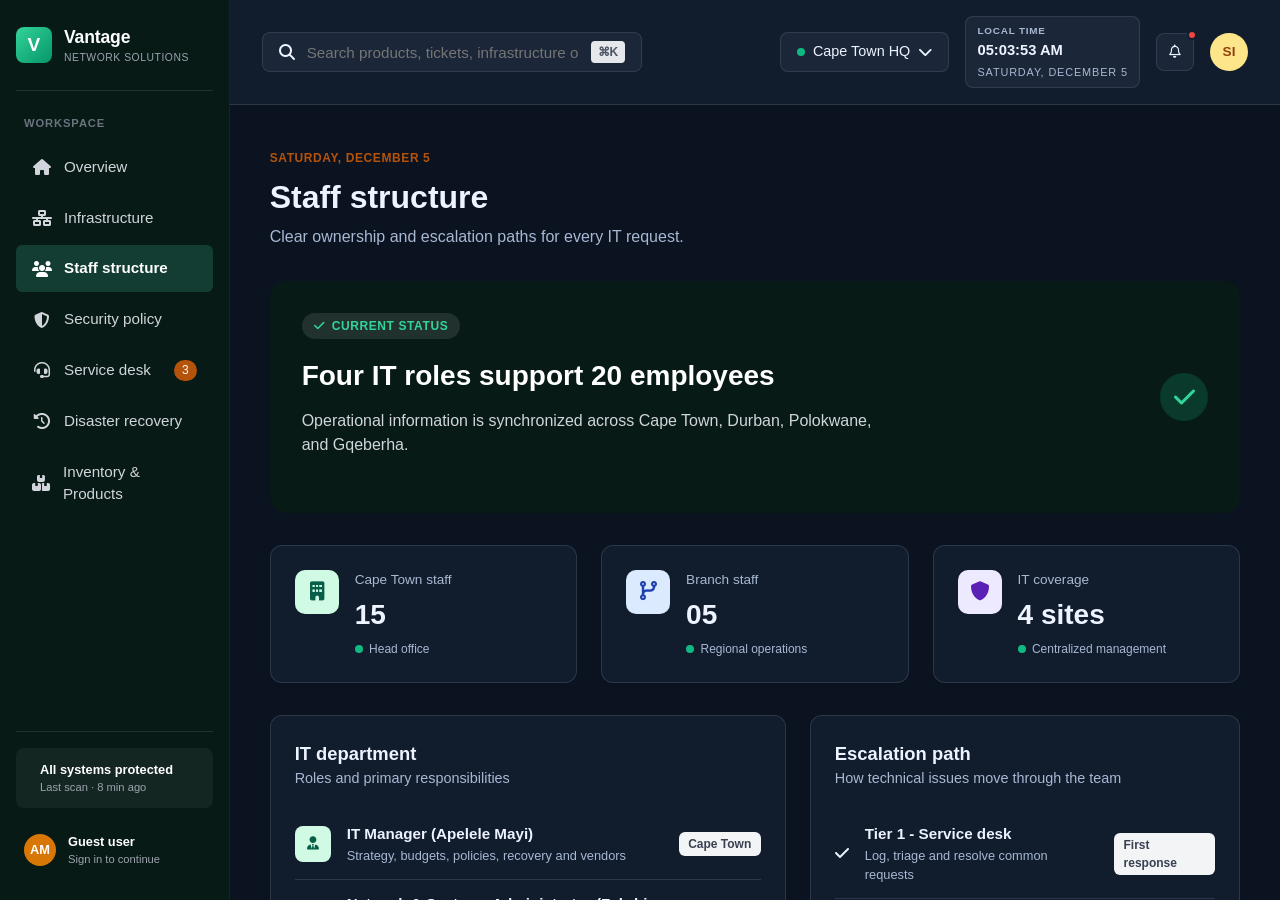
<file: pages/staff.html>
<!DOCTYPE html>
<html lang="en">
<head>
    <meta charset="UTF-8">
    <meta name="viewport" content="width=device-width, initial-scale=1.0">
    <title>Staff Structure - Vantage Network Solutions</title>
    <link rel="stylesheet" href="../css/style.css">
    <link rel="stylesheet" href="https://cdnjs.cloudflare.com/ajax/libs/font-awesome/6.4.0/css/all.min.css">
</head>
<body>
    <div class="app-container">
        <aside class="sidebar">
            <div class="sidebar-brand">
                <div class="brand-logo-icon">V</div>
                <div class="brand-text"><span class="brand-title">Vantage</span><span class="brand-subtitle">NETWORK SOLUTIONS</span></div>
            </div>
            <div class="workspace-label">WORKSPACE</div>
            <nav class="sidebar-nav">
                <a href="overview.html" class="nav-item"><i class="fa-solid fa-house"></i> Overview</a>
                <a href="infrastructure.html" class="nav-item"><i class="fa-solid fa-network-wired"></i> Infrastructure</a>
                <a href="staff.html" class="nav-item active"><i class="fa-solid fa-users"></i> Staff structure</a>
                <a href="security.html" class="nav-item"><i class="fa-solid fa-shield-halved"></i> Security policy</a>
                <a href="servicedesk.html" class="nav-item"><i class="fa-solid fa-headset"></i> Service desk <span class="badge-count">3</span></a>
                <a href="disaster.html" class="nav-item"><i class="fa-solid fa-clock-rotate-left"></i> Disaster recovery</a>
                <a href="inventory.html" class="nav-item"><i class="fa-solid fa-boxes-stacked"></i> Inventory &amp; Products</a>
            </nav>
            <div class="sidebar-footer">
                <div class="status-card">
                    <div class="status-dot green"></div>
                    <div class="status-info"><strong>All systems protected</strong><span>Last scan · 8 min ago</span></div>
                </div>
                <div class="user-profile-card">
                    <div class="user-avatar">AM</div>
                    <div class="user-details"><strong>Apelele Mayi</strong><span>IT Manager · Log out</span></div>
                </div>
            </div>
        </aside>
        <main class="main-content">
            <header class="top-header">
                <div class="search-container">
                    <div class="search-box">
                        <i class="fa-solid fa-magnifying-glass"></i>
                        <input type="text" id="globalSearch" placeholder="Search products, tickets, infrastructure or SOPs..." autocomplete="off">
                        <span class="kbd">⌘K</span>
                    </div>
                    <div id="searchResultsDropdown" class="search-dropdown"></div>
                </div>
                <div class="header-right">
                    <div class="location-selector" id="locationBtn"><span class="dot green"></span><span id="currentLocationLabel">Cape Town HQ</span><i class="fa-solid fa-chevron-down"></i></div>
                    <button class="icon-btn" aria-label="Notifications"><i class="fa-regular fa-bell"></i></button>
                    <div class="user-pill">AM</div>
                </div>
            </header>

            <div id="viewsContainer">
                <section id="staff" class="view-section active">
                    <div class="section-header-block">
                        <span class="date-label">MONDAY, 12 OCTOBER</span>
                        <h1>Staff structure</h1>
                        <p>Clear ownership and escalation paths for every IT request.</p>
                    </div>

                    <div class="status-hero mini">
                        <div class="status-hero-content">
                            <div class="badge-tag"><i class="fa-solid fa-check"></i> CURRENT STATUS</div>
                            <h3>Four IT roles support 20 employees</h3>
                            <p>Operational information is synchronized across Cape Town, Durban, Polokwane, and Gqeberha.</p>
                        </div>
                        <div class="check-circle-icon"><i class="fa-solid fa-check"></i></div>
                    </div>

                    <div class="metrics-grid-3">
                        <div class="metric-card"><div class="metric-icon green"><i class="fa-solid fa-building"></i></div><div class="metric-body"><span>Cape Town staff</span><h2>15</h2><span class="metric-sub"><span class="dot green"></span> Head office</span></div></div>
                        <div class="metric-card"><div class="metric-icon blue"><i class="fa-solid fa-code-branch"></i></div><div class="metric-body"><span>Branch staff</span><h2>05</h2><span class="metric-sub"><span class="dot green"></span> Regional operations</span></div></div>
                        <div class="metric-card"><div class="metric-icon purple"><i class="fa-solid fa-shield"></i></div><div class="metric-body"><span>IT coverage</span><h2>4 sites</h2><span class="metric-sub"><span class="dot green"></span> Centralized management</span></div></div>
                    </div>

                    <div class="split-grid" style="margin-top: 2rem;">
                        <div class="panel">
                            <h3>IT department</h3>
                            <p class="panel-desc">Roles and primary responsibilities</p>
                            <div class="branch-list-item"><div class="item-badge green-bg"><i class="fa-solid fa-user-tie"></i></div><div class="item-info"><strong>IT Manager (Apelele Mayi)</strong><span>Strategy, budgets, policies, recovery and vendors</span></div><span class="badge-pill gray-bg">Cape Town</span></div>
                            <div class="branch-list-item"><div class="item-badge green-bg"><i class="fa-solid fa-network-wired"></i></div><div class="item-info"><strong>Network &amp; Systems Administrator (Zabrhian Meiring)</strong><span>Servers, networks, backups, M365 and Sage</span></div><span class="badge-pill gray-bg">Cape Town</span></div>
                            <div class="branch-list-item"><div class="item-badge green-bg"><i class="fa-solid fa-headset"></i></div><div class="item-info"><strong>Service Desk Analyst (Liya Norushu)</strong><span>User setup, assets, devices and first-line support</span></div><span class="badge-pill gray-bg">Cape Town</span></div>
                            <div class="branch-list-item"><div class="item-badge green-bg"><i class="fa-solid fa-screwdriver-wrench"></i></div><div class="item-info"><strong>IT Support Technician</strong><span>On-site hardware and branch escalation (Durban, Polokwane, Gqeberha)</span></div><span class="badge-pill gray-bg">Multi-site</span></div>
                        </div>

                        <div class="panel">
                            <h3>Escalation path</h3>
                            <p class="panel-desc">How technical issues move through the team</p>
                            <div class="service-row"><div class="service-check"><i class="fa-solid fa-check"></i></div><div class="item-info"><strong>Tier 1 - Service desk</strong><span>Log, triage and resolve common requests</span></div><span class="badge-pill gray-bg">First response</span></div>
                            <div class="service-row"><div class="service-check"><i class="fa-solid fa-arrow-right"></i></div><div class="item-info"><strong>Tier 2 - Systems administrator</strong><span>Network, server and application faults</span></div><span class="badge-pill gray-bg">Escalation</span></div>
                            <div class="service-row"><div class="service-check"><i class="fa-solid fa-triangle-exclamation"></i></div><div class="item-info"><strong>Tier 3 - IT Manager / vendor</strong><span>Critical incidents and supplier escalation</span></div><span class="badge-pill gray-bg">Management</span></div>
                        </div>
                    </div>
                </section>
            </div>

            <footer class="app-footer"><p>&copy; 2026 African Foods Company &amp; Vantage Network Solutions. All rights reserved.</p></footer>
        </main>
    </div>
    <div id="toast" class="toast">Action completed successfully.</div>
    <script src="../javasript/script.js"></script>
</body>
</html>
</file>
<file: css/Style.css>
/* :root represents the highest-level html element.
   It stores reusable CSS variables for the whole Services page.
   Students must replace these example colours with their actual colours. */
:root {
    --primary: #1a1414; /* Store the website's main colour. */
    --text-charcoal: #1C1C1C;  /* Deep Charcoal: Crisp text for optimal readability */
    --card-bg: #fab3b3;        /* White background for cards to stand out on cream */
    --primary-dark: #051522; /* Store a darker version for strong backgrounds. */
    --accent: #4980c7; /* Store the highlight and hover colour. */
    --background: #bcd9f5; /* Store the page background colour. */
    --surface: #f3ece9; /* Store the card background colour. */
    --text: #1a1b1b; /* Store the normal text colour. */
    --border: #27292c; /* Store the card border colour. */
}

/* Select every HTML element. */
* {
    box-sizing: border-box; /* Include padding and borders inside element widths. */
}

/* Style the complete visible webpage. */
body {
    margin: 0; /* Remove the browser's default outside spacing. */
    background-color: var(--background); /* Use the stored background colour. */
    color: var(--text); /* Use the stored normal text colour. */
    font-family: Arial, Helvetica, sans-serif; /* Set readable fallback fonts. */
    font-size: 16px; /* Set the default text size. */
    line-height: 1.6; /* Add readable space between lines. */
}

/* Create a reusable centred content area. */
.container {
    width: min(90%, 1200px); /* Use 90% width but never exceed 1200px. */
    margin-inline: auto; /* Centre the container horizontally. */
}

/* Remove normal underlines and animate link colour changes. */
a {
    text-decoration: none; /* Remove the browser's default underline. */
    transition: 0.25s ease; /* Smoothly animate interaction changes. */
}

/* Style the header across the top of the Services page. */
.site-header {
    background-color: var(--primary); /* Use the main website colour. */
    border-bottom: 4px solid var(--accent); /* Add an accent line. */
}

/* Arrange the brand and navigation in one row. */
.header-inner {
    display: flex; /* Place children next to each other. */
    align-items: center; /* Align children vertically. */
    min-height: 82px;
    gap: 1rem;
}

/* Style the clickable organisation name. */
.brand {
    display: inline-flex;
    align-items: center;
    gap: 0.7rem;
    margin-right: auto;
    color: #ffffff; /* Display the brand in white. */
    font-weight: bold; /* Emphasise the organisation name. */
}

/* Style the brand logo image. */
.brand-logo {
    display: block;
    width: 88px;
    height: 60px;
    object-fit: contain;
    border-radius: 12px;
    background: rgba(255, 255, 255, 0.08);
    padding: 4px 8px;
    transition: transform 0.25s ease, opacity 0.25s ease;
}

.brand-name {
    color: #ffffff;
    font-size: 1.08rem;
    letter-spacing: 0.04em;
    white-space: nowrap;
}

.brand:hover .brand-logo {
    transform: scale(1.04);
    opacity: 0.96;
}

/* Arrange the main navigation links. */
.site-nav {
    display: flex; /* Place links in one row. */
    gap: 0.35rem; /* Add a small gap between links. */
    margin-left: auto;
    flex-wrap: wrap;
}

/* Style each link inside the main navigation. */
.site-nav a {
    padding: 0.7rem 0.9rem; /* Add clickable space inside each link. */
    border-radius: 6px; /* Round the link corners. */
    color: #ffffff; /* Display normal navigation text in white. */
    font-weight: bold; /* Make navigation labels easy to identify. */
}

/* Apply when a mouse pointer is over a navigation link. */
.site-nav a:hover {
    background-color: var(--accent); /* Change to the accent background. */
    color: var(--primary-dark); /* Use dark text for contrast. */
    transform: translateY(-2px); /* Move the link slightly upward. */
}

/* Apply when a keyboard user selects a navigation link. */
.site-nav a:focus-visible {
    outline: 3px solid #ffffff; /* Draw a visible keyboard focus outline. */
    outline-offset: 2px; /* Add space around the outline. */
}

/* Highlight the link for the page currently open. */
.site-nav a[aria-current="page"] {
    background-color: #ffffff; /* Use a white active-link background. */
    color: var(--primary); /* Use the main colour for active-link text. */
}

/* Style the short introduction at the top of the page. */
.page-header {
    padding: 4rem 0; /* Add vertical space inside the section. */
    background-color: var(--primary-dark); /* Use the dark website colour. */
    color: #ffffff; /* Make inherited text white. */
    text-align: center; /* Centre the introduction. */
}

/* Style the small line above the main heading. */
.eyebrow {
    margin-bottom: 0.5rem; /* Add space below the line. */
    color: var(--accent); /* Use the accent colour. */
    font-weight: bold; /* Emphasise the text. */
    text-transform: uppercase; /* Display the text in capital letters. */
}

/* Style the main Services heading. */
.page-header h1 {
    margin: 0 0 1rem; /* Remove top space and add bottom space. */
    font-size: clamp(2rem, 5vw, 3.25rem); /* Make the size responsive. */
}

/* Keep the introductory paragraph readable and centred. */
.page-introduction {
    max-width: 700px; /* Stop the paragraph from becoming too wide. */
    margin: 0 auto; /* Centre the paragraph. */
}

/* Add space around the main Services content. */
.services-section {
    padding: 4rem 0; /* Add vertical section spacing. */
}

/* Style the heading above the cards. */
.section-heading {
    margin: 0 0 2rem; /* Add space below the heading. */
    color: var(--primary); /* Use the main website colour. */
    text-align: center; /* Centre the heading. */
}

/* Arrange four cards in a responsive grid. */
.services-grid {
    display: grid; /* Turn this container into CSS Grid. */
    grid-template-columns: repeat(4, 1fr); /* Create four equal columns. */
    gap: 1.5rem; /* Add space between cards. */
}

/* Style every repeated service card. */
.service-card {
    overflow: hidden; /* Keep the image inside the rounded corners. */
    background-color: var(--surface); /* Use the stored card colour. */
    border: 1px solid var(--border); /* Add a light card border. */
    border-radius: 10px; /* Round the card corners. */
    box-shadow: 0 5px 15px rgba(0, 0, 0, 0.12); /* Add depth. */
    transition: transform 0.25s ease; /* Animate the card hover movement. */
}

/* Apply while the mouse is over a service card. */
.service-card:hover {
    transform: translateY(-5px); /* Lift the card slightly upward. */
}

/* Give every service image the same size. */
.service-image {
    display: block; /* Remove the inline gap below an image. */
    width: 100%; /* Fill the complete card width. */
    height: 180px; /* Give all four images equal height. */
    object-fit: cover; /* Crop images without stretching them. */
}

/* Add internal spacing around each card's text. */
.service-content {
    padding: 1.25rem; /* Add space between text and card edges. */
}

/* Style each service name. */
.service-content h3 {
    margin: 0 0 0.5rem; /* Remove top space and add bottom space. */
    color: var(--primary); /* Use the main website colour. */
}

/* Remove unnecessary space below each service description. */
.service-content p {
    margin-bottom: 0; /* Remove the final paragraph's bottom margin. */
}

/* Style the footer at the bottom of the Services page. */
.site-footer {
    padding: 2rem 0; /* Add internal footer spacing. */
    background-color: var(--primary-dark); /* Use the dark website colour. */
    color: #ffffff; /* Display footer text in white. */
    text-align: center; /* Centre the footer text. */
}

/* Remove the paragraph's default footer margin. */
.site-footer p {
    margin: 0; /* Remove unwanted space around the copyright. */
}

/* Footer contact info specific styles */
.site-footer .contact-info {
    background: transparent;
    box-shadow: none;
    border: none;
    padding: 0;
}

.site-footer .contact-info li {
    background: transparent;
    box-shadow: none;
    padding: 0;
}

.site-footer .contact-info,
.site-footer .contact-info li,
.site-footer .contact-info a,
.site-footer .contact-info span {
    background: transparent;
    box-shadow: none;
    border: none;
    padding: 0;
    margin: 0;
    color: #ddd;
}

.site-footer .contact-info li {
    display: flex;
    align-items: flex-start;
}

/* Tablet rules apply when the screen is 900px or narrower. */
@media (max-width: 900px) {
    /* Stack the brand above the navigation on tablets. */
    .header-inner {
        flex-direction: column; /* Change the header from a row to a column. */
        padding: 1rem 0; /* Add space inside the stacked header. */
    }

    /* Allow tablet navigation links to move onto another line. */
    .site-nav {
        justify-content: center; /* Centre the links. */
        flex-wrap: wrap; /* Wrap links when space is limited. */
    }

    /* Change the four service cards into two columns. */
    .services-grid {
        grid-template-columns: repeat(2, 1fr); /* Display two equal columns. */
    }
}

/* Phone rules apply when the screen is 600px or narrower. */
@media (max-width: 600px) {
    /* Stack the navigation links vertically. */
    .site-nav {
        width: 100%; /* Fill the available phone width. */
        flex-direction: column; /* Place links below one another. */
    }

    /* Make every phone navigation link easy to tap. */
    .site-nav a {
        width: 100%; /* Make each link fill the navigation width. */
        text-align: center; /* Centre each link label. */
    }

    /* Display one service card per row on phones. */
    .services-grid {
        grid-template-columns: 1fr; /* Change the grid to one column. */
    }
}

    .site-footer {
        background-color: #071722;
        color: white;
        padding: 50px 8% 20px;
        font-family: Arial, sans-serif;
    }

    .footer-container {
        max-width: 1200px;
        margin: 0 auto;
        display: grid;
        grid-template-columns: 1.5fr 1fr 1.5fr 1fr;
        gap: 50px;
        text-align: left;
    }

    .footer-column h3 {
        color: #5ea9e6;
        font-size: 20px;
        margin-bottom: 20px;
    }

    .footer-column p {
        color: #ddd;
        font-size: 14px;
        line-height: 1.7;
    }

    /* Remove dots from lists */
    .footer-links,
    .contact-info {
        list-style: none;
        padding: 0;
        margin: 0;
    }

    .footer-links li,
    .contact-info li {
        margin-bottom: 14px;
    }

    .footer-links a,
    .contact-info a {
        color: #ddd;
        text-decoration: none;
        font-size: 14px;
        transition: 0.3s;
    }

    .footer-links a:hover,
    .contact-info a:hover {
        color: #9fd0ff;
    }

    .footer-links i,
    .contact-info i {
        color: #5ea9e6;
        width: 25px;
        margin-right: 8px;
    }

    .contact-info li {
        display: flex;
        align-items: flex-start;
    }

    .contact-info li i {
        margin-top: 3px;
    }

    /* Social media icons */
    .social-icons {
        display: flex;
        gap: 12px;
        margin-top: 20px;
    }

    .social-icons a {
        width: 40px;
        height: 40px;
        background-color: #5ea9e6;
        color: #071722;
        border-radius: 50%;
        display: flex;
        align-items: center;
        justify-content: center;
        text-decoration: none;
        font-size: 1.1rem;
        line-height: 1;
        transition: 0.3s;
    }

    .social-icons a:hover {
        background-color: #bfe0ff;
        transform: translateY(-3px);
    }

    /* Copyright */
    .footer-bottom {
        border-top: 1px solid rgba(255, 255, 255, 0.15);
        margin-top: 40px;
        padding-top: 20px;
        text-align: center;
    }

    .footer-bottom p {
        margin: 0;
        color: #aaa;
        font-size: 13px;
    }

/* General Page Styling */
* {
    margin: 0;
    padding: 0;
    box-sizing: border-box;
}

body {
    font-family: Arial, sans-serif;
    background-color: #f8f5f2;
    color: #333;
    line-height: 1.6;
}


/* Main Contact Container */
.contact-container {
    width: 90%;
    max-width: 1100px;
    margin: 50px auto;
}


/* Contact Page Heading */
.contact-header {
    text-align: center;
    margin-bottom: 40px;
}

.contact-header h1 {
    font-size: 40px;
    color: #2f2f2f;
    margin-bottom: 10px;
}

.contact-header p {
    max-width: 650px;
    margin: 0 auto;
    color: #666;
    font-size: 16px;
}


/* Two Column Layout */
.contact-wrapper {
    display: grid;
    grid-template-columns: 1fr 1fr;
    gap: 30px;
}


/* Contact Information & Form Cards */
.contact-info,
.contact-form {
    background-color: #ffffff;
    padding: 35px;
    border-radius: 12px;
    box-shadow: 0 4px 15px rgba(0, 0, 0, 0.08);
}


/* Section Headings */
.contact-info h2,
.contact-form h2 {
    color: #2f2f2f;
    font-size: 25px;
    margin-bottom: 25px;
}


/* Contact Details */
.contact-item {
    margin-bottom: 20px;
}

.contact-item h3 {
    font-size: 16px;
    color: #7db7eb;
    margin-bottom: 5px;
}

.contact-item p {
    color: #555;
}


/* Collection Notes */
.collection-notes {
    margin-top: 25px;
    padding-top: 20px;
    border-top: 1px solid #ddd;
}

.collection-notes h3 {
    color: #7db7eb;
    margin-bottom: 8px;
}

.collection-notes p {
    color: #555;
}


/* Form */
.form-group {
    margin-bottom: 18px;
}

.form-group label {
    display: block;
    margin-bottom: 7px;
    font-weight: bold;
    color: #444;
}


/* Input Fields */
.form-group input,
.form-group select,
.form-group textarea {
    width: 100%;
    padding: 0.9rem 1rem;
    border: 1px solid #d7d7d7;
    border-radius: 10px;
    font: inherit;
    background-color: #fff;
    color: #222;
    transition: border-color 0.2s ease, box-shadow 0.2s ease;
}


/* Textarea */
.form-group textarea {
    min-height: 140px;
    resize: vertical;
}


/* Input Focus */
.form-group input:focus,
.form-group select:focus,
.form-group textarea:focus {
    outline: none;
    border-color: var(--accent);
    box-shadow: 0 0 0 3px rgba(46, 127, 209, 0.12);
}


/* Submit Button */
.contact-form button {
    width: 100%;
    padding: 13px;
    background-color: #2e7fd1;
    color: white;
    border: none;
    border-radius: 6px;
    font-size: 16px;
    font-weight: bold;
    cursor: pointer;
}

.contact-form button:hover {
    background-color: #9fd0ff;
}


/* Mobile Responsive Design */
@media (max-width: 768px) {

    .contact-container {
        width: 95%;
        margin: 30px auto;
    }

    .contact-wrapper {
        grid-template-columns: 1fr;
    }

    .contact-header h1 {
        font-size: 32px;
    }

    .contact-info,
    .contact-form {
        padding: 25px;
    }
}

/* Responsive images for index page */
.hero-graphic,
.feature-graphic {
    display: block;
    max-width: 100%;
    width: min(100%, 760px);
    height: auto;
    margin: 1.5rem auto;
    border-radius: 18px;
    box-shadow: 0 12px 25px rgba(0, 0, 0, 0.12);
}

.feature-graphic {
    width: min(100%, 620px);
}

/* Home page layout and centering */
.home-tagline {
    max-width: 900px;
    margin: 2rem auto 1.5rem;
    text-align: center;
    font-size: 1.2rem;
    font-weight: 700;
    color: var(--primary);
}

.home-page {
    width: min(90%, 1100px);
    margin: 0 auto;
    padding: 2rem 0 4rem;
}

.home-page section {
    margin-bottom: 2.5rem;
    text-align: center;
}

.home-page section h2,
.home-page section h3 {
    color: var(--primary);
}

.home-hero {
    padding: 2.5rem 2rem;
    background: rgba(255, 255, 255, 0.75);
    border: 1px solid rgba(39, 41, 44, 0.12);
    border-radius: 20px;
    box-shadow: 0 12px 28px rgba(0, 0, 0, 0.06);
}

.home-hero h2 {
    margin-bottom: 1rem;
    font-size: clamp(2rem, 4vw, 3rem);
}

.home-hero p {
    max-width: 820px;
    margin: 0 auto 1rem;
    font-size: 1.05rem;
}

.home-hero a {
    display: inline-block;
    margin-top: 0.5rem;
    color: var(--primary-dark);
    font-weight: 700;
}

.home-highlights {
    display: grid;
    gap: 1.5rem;
}

.home-page .feature-box {
    margin-top: 1rem;
    background: rgba(255, 255, 255, 0.75);
    border: 1px solid rgba(39, 41, 44, 0.1);
    border-radius: 18px;
    padding: 1.5rem 1.5rem 1.2rem;
    box-shadow: 0 10px 24px rgba(0, 0, 0, 0.04);
    text-align: left;
}

.home-page .feature-box ul {
    margin: 1rem 0 0;
    padding-left: 1.2rem;
    color: #2d2d2d;
    line-height: 1.8;
}

.home-page .promo-banner {
    background: rgba(255, 255, 255, 0.45);
    border: 1px solid rgba(39, 41, 44, 0.15);
    border-radius: 18px;
    padding: 2rem 1.5rem;
}

.home-page .promo-banner a {
    display: inline-block;
    margin-top: 0.5rem;
    font-weight: 700;
    color: var(--primary-dark);
}

/* About Page Styles */
.about-page {
    width: min(90%, 1100px);
    margin: 0 auto;
    padding: 2rem 0 4rem;
}

.about-intro {
    text-align: center;
    margin: 2rem auto 2.5rem;
    max-width: 900px;
    color: var(--primary);
    font-size: 1.2rem;
    font-weight: 700;
}

.about-section {
    background: rgba(255, 255, 255, 0.8);
    border: 1px solid rgba(39, 41, 44, 0.1);
    border-radius: 18px;
    box-shadow: 0 10px 28px rgba(0, 0, 0, 0.06);
    padding: 2rem 2rem 1.5rem;
    margin-bottom: 2rem;
}

.about-section h2 {
    margin: 0 0 1rem;
    color: var(--primary);
    font-size: clamp(1.8rem, 3vw, 2.5rem);
}

.about-section p,
.about-section li {
    font-size: 1.05rem;
    line-height: 1.8;
    color: #2d2d2d;
}

.about-section ul {
    margin: 0;
    padding-left: 1.2rem;
    display: grid;
    gap: 0.75rem;
}

.about-section li {
    list-style: disc;
    padding-left: 0.35rem;
}

/* Mobile styles for About page */
@media (max-width: 768px) {
    .about-intro {
        font-size: 1rem;
    }

    .about-section {
        padding: 1.5rem;
    }

    .about-section h2 {
        font-size: 1.5rem;
    }

    .about-section p,
    .about-section li {
        font-size: 0.9rem;
    }
}

/* Enquiry Form Styles */
.enquiry-form {
    background-color: #ffffff;
    padding: 35px;
    border-radius: 12px;
    box-shadow: 0 4px 15px rgba(0, 0, 0, 0.08);
    margin-top: 30px;
}

.enquiry-form h2 {
    color: #2f2f2f;
    font-size: 25px;
    margin-bottom: 25px;
    text-align: center;
}

.enquiry-form .form-group {
    margin-bottom: 18px;
}

.enquiry-form label {
    display: block;
    margin-bottom: 7px;
    font-weight: bold;
    color: #444;
}

.enquiry-form input,
.enquiry-form select,
.enquiry-form textarea {
    width: 100%;
    padding: 0.9rem 1rem;
    border: 1px solid #d7d7d7;
    border-radius: 10px;
    font: inherit;
    background-color: #fff;
    color: #222;
    transition: border-color 0.2s ease, box-shadow 0.2s ease;
}

.enquiry-form textarea {
    min-height: 140px;
    resize: vertical;
}

.enquiry-form input:focus,
.enquiry-form select:focus,
.enquiry-form textarea:focus {
    outline: none;
    border-color: var(--accent);
    box-shadow: 0 0 0 3px rgba(46, 127, 209, 0.12);
}

/* Enquiry Form Buttons */
.enquiry-form .form-actions {
    display: flex;
    gap: 10px;
}

.enquiry-form .form-actions button,
.enquiry-form .form-actions input[type="reset"] {
    flex: 1;
    min-height: 56px;
    padding: 0.95rem 1.25rem;
    font-size: 1.05rem;
    font-weight: 700;
    border-radius: 10px;
    border: none;
    cursor: pointer;
    transition: transform 0.2s ease, opacity 0.2s ease;
}

.enquiry-form .form-actions button {
    background: #2e7fd1;
    color: #fff;
}

.enquiry-form .form-actions input[type="reset"] {
    background: #dfeefb;
    color: var(--primary);
}

.enquiry-form .form-actions button:hover,
.enquiry-form .form-actions input[type="reset"]:hover {
    transform: translateY(-1px);
    opacity: 0.98;
}

/* Prices page styles */
.prices-page {
    background: #f7f3ef;
}

.prices-header {
    background: linear-gradient(135deg, var(--primary-dark), #203b53);
}

.price-products {
    padding: 4rem 0;
}

.pricing-grid {
    display: grid;
    grid-template-columns: repeat(4, minmax(220px, 1fr));
    gap: 1.5rem;
}

.price-card {
    background: #fff;
    border-radius: 18px;
    overflow: hidden;
    box-shadow: 0 14px 30px rgba(15, 22, 28, 0.08);
    border: 1px solid rgba(39, 41, 44, 0.09);
    transition: transform 0.25s ease, box-shadow 0.25s ease;
}

.price-card:hover {
    transform: translateY(-6px);
    box-shadow: 0 18px 34px rgba(15, 22, 28, 0.12);
}

.price-image {
    display: block;
    width: 100%;
    height: 220px;
    object-fit: cover;
}

.price-body {
    padding: 1.25rem 1.2rem 1.35rem;
}

.price-tag {
    display: inline-block;
    padding: 0.35rem 0.7rem;
    margin-bottom: 0.75rem;
    border-radius: 999px;
    background: #dfeefb;
    color: var(--primary-dark);
    font-size: 0.75rem;
    font-weight: 700;
    letter-spacing: 0.04em;
    text-transform: uppercase;
}

.price-body h3 {
    margin: 0 0 0.7rem;
    color: var(--primary);
    font-size: 1.3rem;
}

.price-body p {
    margin: 0 0 0.9rem;
    color: #4a4d52;
    font-size: 0.95rem;
}

.price-body ul {
    margin: 0 0 1rem;
    padding-left: 1.1rem;
    color: #2d2d2d;
    line-height: 1.8;
}

.select-product,
.checkout-button {
    display: inline-flex;
    align-items: center;
    justify-content: center;
    width: 100%;
    padding: 0.8rem 1rem;
    border: none;
    border-radius: 10px;
    background: var(--accent);
    color: #fff;
    font-weight: 700;
    cursor: pointer;
    transition: transform 0.2s ease, opacity 0.2s ease;
}

.select-product:hover,
.checkout-button:hover {
    transform: translateY(-1px);
    opacity: 0.98;
}

.checkout-section {
    padding: 0 0 4rem;
}

.checkout-panel {
    display: grid;
    grid-template-columns: 1fr 1.2fr;
    gap: 2rem;
    align-items: center;
    background: #fff;
    border-radius: 20px;
    padding: 2rem;
    box-shadow: 0 14px 30px rgba(15, 22, 28, 0.08);
    border: 1px solid rgba(39, 41, 44, 0.08);
}

.checkout-copy h2 {
    margin: 0 0 0.8rem;
    color: var(--primary);
    font-size: clamp(1.9rem, 4vw, 2.7rem);
}

.checkout-copy p {
    color: #3f4348;
    line-height: 1.8;
}

.checkout-form {
    display: grid;
    gap: 1rem;
}

.checkout-form .form-group {
    margin: 0;
}

.checkout-form label {
    display: block;
    margin-bottom: 0.45rem;
    font-weight: 700;
    color: #2d2d2d;
}

.checkout-form input,
.checkout-form select {
    width: 100%;
    padding: 0.9rem 1rem;
    border: 1px solid #d7d7d7;
    border-radius: 10px;
    font: inherit;
    background: #fff;
    color: #222;
}

.checkout-form input:focus,
.checkout-form select:focus {
    outline: none;
    border-color: var(--accent);
    box-shadow: 0 0 0 3px rgba(46, 127, 209, 0.12);
}

@media (max-width: 1100px) {
    .pricing-grid {
        grid-template-columns: repeat(2, minmax(220px, 1fr));
    }

    .checkout-panel {
        grid-template-columns: 1fr;
    }
}

@media (max-width: 600px) {
    .pricing-grid {
        grid-template-columns: 1fr;
    }

    .price-image {
        height: 200px;
    }
}
</file>
<file: css/style.css>
/* CSS Reset & Variables */
* {
    margin: 0;
    padding: 0;
    box-sizing: border-box;
}

:root {
    --sidebar-bg: #0a231c;
    --sidebar-hover: #12382c;
    --app-bg: #f7f7f5;
    --card-bg: #ffffff;
    --text-main: #111827;
    --text-muted: #6b7280;
    --border-color: #e5e7eb;
    --primary-green: #0d382b;
    --accent-green: #10b981;
    --accent-orange: #f59e0b;
    --accent-blue: #3b82f6;
    --font-family: -apple-system, BlinkMacSystemFont, "Segoe UI", Roboto, Helvetica, Arial, sans-serif;
}

body[data-theme="night"] {
    --app-bg: #0b1220;
    --card-bg: #111c2d;
    --text-main: #edf3ff;
    --text-muted: #a8b8d3;
    --border-color: rgba(148, 163, 184, 0.2);
    --primary-green: #062d22;
    --sidebar-bg: #071a16;
    --sidebar-hover: #133c33;
}

body {
    font-family: var(--font-family);
    background-color: var(--app-bg);
    color: var(--text-main);
    line-height: 1.5;
    transition: background-color 0.25s ease, color 0.25s ease;
}

/* App Layout */
.app-container {
    display: flex;
    height: 100vh;
    overflow: hidden;
}

/* Sidebar */
.sidebar {
    width: 260px;
    background-color: var(--sidebar-bg);
    color: #ffffff;
    display: flex;
    flex-direction: column;
    justify-content: space-between;
    padding: 1.5rem 1rem;
    border-right: 1px solid rgba(255, 255, 255, 0.05);
}

.sidebar-brand {
    display: flex;
    align-items: center;
    gap: 0.75rem;
    padding-bottom: 1.5rem;
    border-bottom: 1px solid rgba(255, 255, 255, 0.1);
}

.brand-logo-icon {
    background: linear-gradient(135deg, #34d399, #059669);
    color: #fff;
    width: 36px;
    height: 36px;
    border-radius: 8px;
    display: flex;
    align-items: center;
    justify-content: center;
    font-weight: 700;
    font-size: 1.2rem;
}

.brand-text {
    display: flex;
    flex-direction: column;
}

.brand-title {
    font-weight: 700;
    font-size: 1.1rem;
    letter-spacing: -0.01em;
}

.brand-subtitle {
    font-size: 0.65rem;
    color: #9ca3af;
    letter-spacing: 0.05em;
}

.workspace-label {
    font-size: 0.7rem;
    color: #6b7280;
    font-weight: 600;
    letter-spacing: 0.08em;
    margin: 1.5rem 0 0.75rem 0.5rem;
}

.sidebar-nav {
    display: flex;
    flex-direction: column;
    gap: 0.25rem;
    flex-grow: 1;
}

.nav-item {
    display: flex;
    align-items: center;
    gap: 0.75rem;
    padding: 0.75rem 1rem;
    color: #d1d5db;
    text-decoration: none;
    border-radius: 6px;
    font-weight: 500;
    font-size: 0.95rem;
    transition: background 0.2s, color 0.2s;
    position: relative;
}

.nav-item i {
    font-size: 1rem;
    width: 20px;
    text-align: center;
}

.nav-item:hover {
    background-color: var(--sidebar-hover);
    color: #ffffff;
}

.nav-item.active {
    background-color: var(--sidebar-hover);
    color: #ffffff;
    font-weight: 600;
}

.badge-count {
    margin-left: auto;
    background-color: #b45309;
    color: #fff;
    font-size: 0.75rem;
    padding: 0.1rem 0.5rem;
    border-radius: 12px;
}

.sidebar-footer {
    display: flex;
    flex-direction: column;
    gap: 1rem;
    padding-top: 1rem;
    border-top: 1px solid rgba(255, 255, 255, 0.1);
}

.status-card {
    background-color: rgba(255, 255, 255, 0.05);
    padding: 0.75rem;
    border-radius: 8px;
    display: flex;
    align-items: center;
    gap: 0.75rem;
}

.status-info {
    display: flex;
    flex-direction: column;
    font-size: 0.8rem;
}

.status-info strong {
    color: #fff;
}

.status-info span {
    color: #9ca3af;
    font-size: 0.7rem;
}

.user-profile-card {
    display: flex;
    align-items: center;
    gap: 0.75rem;
    padding: 0.5rem;
}

.user-avatar {
    width: 32px;
    height: 32px;
    background-color: #d97706;
    color: #fff;
    border-radius: 50%;
    display: flex;
    align-items: center;
    justify-content: center;
    font-size: 0.8rem;
    font-weight: 600;
}

.user-details {
    display: flex;
    flex-direction: column;
    font-size: 0.8rem;
}

.user-details strong {
    color: #fff;
}

.user-details span {
    color: #9ca3af;
    font-size: 0.7rem;
}

/* Main Content Wrapper */
.main-content {
    flex-grow: 1;
    display: flex;
    flex-direction: column;
    height: 100vh;
    overflow-y: auto;
}

/* Top Header */
.top-header {
    background-color: var(--card-bg);
    padding: 1rem 2rem;
    display: flex;
    justify-content: space-between;
    align-items: center;
    border-bottom: 1px solid var(--border-color);
    position: sticky;
    top: 0;
    z-index: 50;
}

.search-box {
    display: flex;
    align-items: center;
    background-color: #f3f4f6;
    border: 1px solid var(--border-color);
    border-radius: 8px;
    padding: 0.5rem 1rem;
    width: 380px;
    gap: 0.75rem;
}

body[data-theme="night"] .search-box,
body[data-theme="night"] .location-selector,
body[data-theme="night"] .icon-btn,
body[data-theme="night"] .clock-display {
    background-color: rgba(148, 163, 184, 0.08);
    border-color: rgba(148, 163, 184, 0.18);
    color: var(--text-main);
}

.search-box input {
    border: none;
    background: transparent;
    outline: none;
    font-size: 0.95rem;
    width: 100%;
    color: var(--text-main);
}

.kbd {
    background-color: #e5e7eb;
    color: #4b5563;
    font-size: 0.75rem;
    padding: 0.1rem 0.4rem;
    border-radius: 4px;
    font-weight: 600;
}

.header-right {
    display: flex;
    align-items: center;
    gap: 1rem;
    position: relative;
}

.location-selector {
    display: flex;
    align-items: center;
    gap: 0.5rem;
    background-color: #f3f4f6;
    padding: 0.5rem 1rem;
    border-radius: 8px;
    font-size: 0.9rem;
    font-weight: 500;
    cursor: pointer;
    border: 1px solid var(--border-color);
}

.clock-display {
    display: flex;
    flex-direction: column;
    align-items: flex-start;
    justify-content: center;
    background-color: #f3f4f6;
    border: 1px solid var(--border-color);
    border-radius: 8px;
    padding: 0.45rem 0.7rem;
    min-width: 112px;
}

.clock-label {
    font-size: 0.62rem;
    color: var(--text-muted);
    text-transform: uppercase;
    letter-spacing: 0.08em;
    font-weight: 700;
}

#liveClock {
    font-size: 0.92rem;
    font-weight: 700;
}

.dot {
    width: 8px;
    height: 8px;
    border-radius: 50%;
}

.dot.green { background-color: #10b981; }
.dot.orange { background-color: #f59e0b; }

.icon-btn {
    position: relative;
    background: transparent;
    border: 1px solid var(--border-color);
    width: 38px;
    height: 38px;
    border-radius: 8px;
    display: flex;
    align-items: center;
    justify-content: center;
    cursor: pointer;
    color: var(--text-main);
    transition: background 0.2s;
}

.icon-btn:hover { background-color: #f3f4f6; }

.notification-dot {
    position: absolute;
    top: -4px;
    right: -4px;
    width: 10px;
    height: 10px;
    border-radius: 50%;
    background-color: #ef4444;
    border: 2px solid var(--card-bg);
    display: none;
}

.user-pill {
    width: 38px;
    height: 38px;
    background-color: #fde68a;
    color: #92400e;
    border-radius: 50%;
    display: flex;
    align-items: center;
    justify-content: center;
    font-weight: 600;
    font-size: 0.85rem;
    cursor: pointer;
    border: none;
}

/* View Sections */
.view-section {
    display: none;
    padding: 2.5rem;
    flex-grow: 1;
}

.view-section.active {
    display: block;
}

/* Welcome & Headers */
.welcome-banner h1 {
    font-size: 2.25rem;
    font-weight: 800;
    color: var(--text-main);
    letter-spacing: -0.02em;
    margin-bottom: 0.25rem;
}

.welcome-banner p {
    color: var(--text-muted);
    font-size: 1.05rem;
    margin-bottom: 2rem;
}

.section-header-block {
    margin-bottom: 2rem;
}

.date-label {
    font-size: 0.75rem;
    font-weight: 700;
    color: #b45309;
    letter-spacing: 0.05em;
}

.section-header-block h1 {
    font-size: 2rem;
    font-weight: 800;
    margin-top: 0.25rem;
}

.section-header-block p {
    color: var(--text-muted);
    margin-top: 0.25rem;
}

/* Metrics Grid */
.metrics-grid, .metrics-grid-3 {
    display: grid;
    grid-template-columns: repeat(auto-fit, minmax(220px, 1fr));
    gap: 1.5rem;
    margin-bottom: 2rem;
}

.metrics-grid-3 {
    grid-template-columns: repeat(3, 1fr);
}

.metric-card {
    background-color: var(--card-bg);
    border: 1px solid var(--border-color);
    border-radius: 12px;
    padding: 1.5rem;
    display: flex;
    gap: 1rem;
    align-items: flex-start;
    box-shadow: 0 1px 3px rgba(0,0,0,0.02);
}

.metric-icon {
    width: 44px;
    height: 44px;
    border-radius: 10px;
    display: flex;
    align-items: center;
    justify-content: center;
    font-size: 1.2rem;
    flex-shrink: 0;
}

.metric-icon.green { background-color: #d1fae5; color: #065f46; }
.metric-icon.orange { background-color: #fef3c7; color: #b45309; }
.metric-icon.blue { background-color: #dbeafe; color: #1e40af; }
.metric-icon.purple { background-color: #ede9fe; color: #5b21b6; }

.metric-body {
    display: flex;
    flex-direction: column;
}

.metric-body span:first-child {
    font-size: 0.85rem;
    color: var(--text-muted);
    font-weight: 500;
}

.metric-body h2 {
    font-size: 1.75rem;
    font-weight: 700;
    color: var(--text-main);
    margin: 0.25rem 0;
}

.metric-sub {
    font-size: 0.75rem;
    color: var(--text-muted);
    display: flex;
    align-items: center;
    gap: 0.4rem;
}

/* Status Hero Banner */
.status-hero {
    background-color: var(--sidebar-bg);
    color: #ffffff;
    border-radius: 16px;
    padding: 2.5rem;
    display: flex;
    justify-content: space-between;
    align-items: center;
    margin-bottom: 2.5rem;
    position: relative;
    overflow: hidden;
}

.status-hero.mini {
    padding: 2rem;
    margin-bottom: 2rem;
}

.status-hero-content {
    max-width: 600px;
    z-index: 2;
}

.badge-tag {
    display: inline-flex;
    align-items: center;
    gap: 0.4rem;
    background-color: rgba(255, 255, 255, 0.1);
    color: #34d399;
    font-size: 0.75rem;
    font-weight: 700;
    padding: 0.25rem 0.75rem;
    border-radius: 20px;
    margin-bottom: 1rem;
    letter-spacing: 0.05em;
}

.status-hero h3 {
    font-size: 1.75rem;
    font-weight: 700;
    margin-bottom: 0.75rem;
}

.status-hero p {
    color: #d1d5db;
    margin-bottom: 1.5rem;
    font-size: 1rem;
}

.btn-light {
    background-color: #ffffff;
    color: var(--sidebar-bg);
    border: none;
    padding: 0.75rem 1.25rem;
    font-weight: 600;
    border-radius: 8px;
    cursor: pointer;
    display: inline-flex;
    align-items: center;
    gap: 0.5rem;
    transition: background 0.2s;
}

.btn-light:hover { background-color: #f3f4f6; }

.status-hero-graphic {
    position: relative;
    width: 280px;
    height: 180px;
    display: flex;
    align-items: center;
    justify-content: center;
}

.hq-node {
    background-color: #10b981;
    color: #fff;
    padding: 0.5rem 1rem;
    border-radius: 8px;
    font-weight: 700;
    z-index: 2;
}

.branch-node, .db-node, .firewall-node {
    position: absolute;
    background: rgba(255,255,255,0.1);
    border: 1px solid rgba(255,255,255,0.2);
    padding: 0.25rem 0.5rem;
    border-radius: 6px;
    font-size: 0.75rem;
}

.branch-node.durban { top: 10px; left: 20px; }
.branch-node.polokwane { bottom: 10px; left: 20px; }
.branch-node.gqeberha { top: 10px; right: 20px; }
.db-node { bottom: 20px; right: 30px; }
.firewall-node { bottom: 70px; right: 10px; }

.check-circle-icon {
    width: 48px;
    height: 48px;
    background-color: rgba(16, 185, 129, 0.2);
    color: #34d399;
    border-radius: 50%;
    display: flex;
    align-items: center;
    justify-content: center;
    font-size: 1.5rem;
}

/* Split Grid & Panels */
.split-grid {
    display: grid;
    grid-template-columns: 1.2fr 1fr;
    gap: 1.5rem;
}

.panel {
    background-color: var(--card-bg);
    border: 1px solid var(--border-color);
    border-radius: 12px;
    padding: 1.5rem;
    box-shadow: 0 1px 3px rgba(0,0,0,0.02);
}

.panel-header {
    display: flex;
    justify-content: space-between;
    align-items: center;
    margin-bottom: 0.25rem;
}

.panel-header h3, .panel > h3 {
    font-size: 1.15rem;
    font-weight: 700;
}

.panel-header a {
    color: #2563eb;
    text-decoration: none;
    font-size: 0.85rem;
    font-weight: 600;
}

.panel-desc {
    color: var(--text-muted);
    font-size: 0.9rem;
    margin-bottom: 1.25rem;
}

/* Item Rows */
.item-row, .ticket-row, .branch-list-item, .service-row {
    display: flex;
    align-items: center;
    padding: 0.85rem 0;
    border-bottom: 1px solid var(--border-color);
    gap: 1rem;
}

.item-row:last-child, .ticket-row:last-child, .branch-list-item:last-child, .service-row:last-child {
    border-bottom: none;
}

.item-badge {
    width: 36px;
    height: 36px;
    border-radius: 8px;
    display: flex;
    align-items: center;
    justify-content: center;
    font-weight: 700;
    font-size: 0.85rem;
    flex-shrink: 0;
}

.item-badge.ro { background-color: #fee2e2; color: #991b1b; }
.item-badge.mr { background-color: #fef3c7; color: #b45309; }
.item-badge.ou { background-color: #e0e7ff; color: #3730a3; }
.item-badge.ar { background-color: #f3f4f6; color: #374151; }

.item-info {
    display: flex;
    flex-direction: column;
    flex-grow: 1;
}

.item-info strong {
    font-size: 0.95rem;
    color: var(--text-main);
}

.item-info span {
    font-size: 0.8rem;
    color: var(--text-muted);
}

.item-status {
    display: flex;
    align-items: center;
    gap: 1rem;
}

.badge-pill {
    font-size: 0.75rem;
    font-weight: 600;
    padding: 0.2rem 0.6rem;
    border-radius: 6px;
}

.orange-bg { background-color: #fef3c7; color: #b45309; }
.green-bg { background-color: #d1fae5; color: #065f46; }
.blue-bg { background-color: #dbeafe; color: #1e40af; }
.gray-bg { background-color: #f3f4f6; color: #374151; }

.stock-text { font-size: 0.8rem; color: var(--text-muted); }
.progress-bar {
    width: 60px;
    height: 6px;
    background-color: #e5e7eb;
    border-radius: 3px;
    overflow: hidden;
}
.fill { height: 100%; background-color: #10b981; border-radius: 3px; }
.perc { font-size: 0.8rem; font-weight: 600; width: 32px; text-align: right; }

/* Tickets */
.ticket-tag {
    width: 32px;
    height: 32px;
    border-radius: 6px;
    display: flex;
    align-items: center;
    justify-content: center;
    font-weight: 700;
    font-size: 0.75rem;
}
.ticket-tag.p2 { background-color: #fef3c7; color: #b45309; }
.ticket-tag.p3 { background-color: #f3f4f6; color: #374151; }

.ticket-time {
    font-size: 0.8rem;
    color: var(--text-muted);
    display: flex;
    align-items: center;
    gap: 0.3rem;
}

.ticket-alert-banner {
    margin-top: 1rem;
    background-color: #d1fae5;
    color: #065f46;
    padding: 0.75rem 1rem;
    border-radius: 8px;
    font-size: 0.85rem;
    font-weight: 500;
    display: flex;
    align-items: center;
    gap: 0.5rem;
}

/* Pricing Grid */
.pricing-grid-ui {
    display: grid;
    grid-template-columns: repeat(auto-fit, minmax(240px, 1fr));
    gap: 1.5rem;
    margin-top: 1.5rem;
}

.price-card-ui {
    border: 1px solid var(--border-color);
    border-radius: 10px;
    padding: 1.5rem;
    background: #fafaf9;
    display: flex;
    flex-direction: column;
    justify-content: space-between;
}

.price-card-ui h4 {
    font-size: 1.1rem;
    font-weight: 700;
    margin-bottom: 0.5rem;
}

.price-card-ui p {
    font-size: 0.85rem;
    color: var(--text-muted);
    margin-bottom: 1rem;
}

.price-card-ui ul {
    list-style: none;
    margin-bottom: 1.5rem;
    font-size: 0.9rem;
}

.price-card-ui li {
    padding: 0.25rem 0;
    color: var(--text-main);
    border-bottom: 1px dashed var(--border-color);
}

.btn-primary {
    background-color: var(--sidebar-bg);
    color: #ffffff;
    border: none;
    padding: 0.6rem 1rem;
    border-radius: 6px;
    font-weight: 600;
    cursor: pointer;
    font-size: 0.9rem;
    transition: background 0.2s;
}

.btn-primary:hover { background-color: var(--sidebar-hover); }

.btn-secondary {
    background-color: #f3f4f6;
    color: var(--text-main);
    border: 1px solid var(--border-color);
    padding: 0.7rem 1rem;
    border-radius: 6px;
    font-weight: 600;
    cursor: pointer;
}

/* Modal */
.modal,
.auth-modal {
    display: none;
    position: fixed;
    top: 0; left: 0; width: 100%; height: 100%;
    background-color: rgba(0,0,0,0.5);
    z-index: 1000;
    align-items: center;
    justify-content: center;
}

.modal-content,
.auth-card {
    background-color: var(--card-bg);
    padding: 2.5rem;
    border-radius: 12px;
    width: 100%;
    max-width: 500px;
    position: relative;
    box-shadow: 0 10px 25px rgba(0,0,0,0.1);
}

.close-btn {
    position: absolute;
    top: 1.25rem; right: 1.5rem;
    font-size: 1.5rem;
    cursor: pointer;
    color: var(--text-muted);
    border: none;
    background: transparent;
}

.modal-content h2,
.auth-card h2 {
    margin-bottom: 0.5rem;
}

.modal-content p,
.auth-card p {
    color: var(--text-muted);
    font-size: 0.9rem;
    margin-bottom: 1.5rem;
}

.form-group {
    margin-bottom: 1.25rem;
}

.form-group label {
    display: block;
    font-size: 0.85rem;
    font-weight: 600;
    margin-bottom: 0.4rem;
}

.form-group input, .form-group select, .form-group textarea {
    width: 100%;
    padding: 0.75rem;
    border: 1px solid var(--border-color);
    border-radius: 6px;
    font-size: 0.95rem;
    background-color: #f9fafb;
    outline: none;
}

.form-group input:focus, .form-group select:focus, .form-group textarea:focus {
    border-color: #10b981;
    background-color: #fff;
}

.form-group.invalid input,
.form-group.invalid select,
.form-group.invalid textarea {
    border-color: #dc2626;
    background-color: #fff5f5;
}

.form-message {
    display: none;
    margin-bottom: 1rem;
    padding: 0.75rem 0.9rem;
    border-radius: 6px;
    font-size: 0.85rem;
    font-weight: 600;
}

.form-message.error {
    display: block;
    background-color: #fef2f2;
    color: #b91c1c;
    border: 1px solid #fecaca;
}

.form-message.success {
    display: block;
    background-color: #ecfdf5;
    color: #065f46;
    border: 1px solid #a7f3d0;
}

.auth-form-actions {
    display: flex;
    justify-content: flex-end;
    gap: 0.75rem;
}

/* Toast */
.toast {
    visibility: hidden;
    min-width: 250px;
    background-color: #065f46;
    color: #fff;
    text-align: center;
    border-radius: 8px;
    padding: 1rem;
    position: fixed;
    z-index: 2000;
    right: 30px;
    bottom: 30px;
    font-size: 0.95rem;
    font-weight: 500;
    box-shadow: 0 4px 12px rgba(0,0,0,0.15);
}

.toast.show {
    visibility: visible;
    animation: fadein 0.5s, fadeout 0.5s 2.5s;
}

@keyframes fadein {
    from {bottom: 0; opacity: 0;}
    to {bottom: 30px; opacity: 1;}
}

@keyframes fadeout {
    from {bottom: 30px; opacity: 1;}
    to {bottom: 0; opacity: 0;}
}

/* Footer */
.app-footer {
    text-align: center;
    padding: 1.5rem;
    color: var(--text-muted);
    font-size: 0.85rem;
    border-top: 1px solid var(--border-color);
    background-color: var(--card-bg);
}

/* Search Container & Dropdown Styling */
.search-container {
    position: relative;
}

.search-dropdown {
    display: none;
    position: absolute;
    top: calc(100% + 8px);
    left: 0;
    width: 420px;
    background-color: var(--card-bg);
    border: 1px solid var(--border-color);
    border-radius: 8px;
    box-shadow: 0 10px 25px rgba(0,0,0,0.1);
    z-index: 1000;
    max-height: 350px;
    overflow-y: auto;
}

.search-result-item {
    padding: 0.75rem 1rem;
    border-bottom: 1px solid var(--border-color);
    cursor: pointer;
    display: flex;
    flex-direction: column;
    gap: 0.15rem;
    transition: background 0.2s;
}

.search-result-item:last-child {
    border-bottom: none;
}

.search-result-item:hover {
    background-color: #f3f4f6;
}

.search-cat {
    font-size: 0.7rem;
    font-weight: 700;
    color: #059669;
    text-transform: uppercase;
    letter-spacing: 0.05em;
}

.search-result-item strong {
    font-size: 0.9rem;
    color: var(--text-main);
}

.search-item-none {
    padding: 1rem;
    text-align: center;
    color: var(--text-muted);
    font-size: 0.85rem;
}

.notification-panel {
    position: absolute;
    right: 0;
    top: calc(100% + 0.75rem);
    width: 310px;
    background: var(--card-bg);
    border: 1px solid var(--border-color);
    border-radius: 12px;
    box-shadow: 0 16px 35px rgba(15, 23, 42, 0.12);
    padding: 0.75rem;
    display: none;
    z-index: 1001;
}

.notification-panel.open {
    display: block;
}

.notification-item {
    border: 1px solid var(--border-color);
    background: rgba(255,255,255,0.02);
    border-radius: 8px;
    padding: 0.75rem;
    margin-bottom: 0.5rem;
}

.notification-item.unread {
    border-left: 3px solid #10b981;
}

.notification-item:last-child {
    margin-bottom: 0;
}

.notification-item-header {
    display: flex;
    align-items: center;
    justify-content: space-between;
    gap: 0.5rem;
    margin-bottom: 0.35rem;
}

.notification-item strong {
    font-size: 0.9rem;
}

.notification-item p {
    font-size: 0.8rem;
    color: var(--text-muted);
    margin-bottom: 0.35rem;
}

.notification-item span {
    font-size: 0.72rem;
    color: var(--text-muted);
}

.notification-close {
    width: 24px;
    height: 24px;
    border-radius: 50%;
    border: none;
    background: transparent;
    color: var(--text-muted);
    cursor: pointer;
    font-size: 1rem;
}

.notification-empty {
    text-align: center;
    color: var(--text-muted);
    font-size: 0.8rem;
    padding: 0.75rem 0.25rem;
}

.clock-date {
    font-size: 0.68rem;
    letter-spacing: 0.08em;
    text-transform: uppercase;
    color: var(--text-muted);
    margin-top: 0.15rem;
}

.location-dropdown {
    position: absolute;
    right: 0;
    top: calc(100% + 0.75rem);
    background: var(--card-bg);
    border: 1px solid var(--border-color);
    border-radius: 10px;
    box-shadow: 0 14px 30px rgba(15, 23, 42, 0.12);
    min-width: 220px;
    display: none;
    z-index: 1001;
    overflow: hidden;
}

.location-dropdown.open {
    display: flex;
    flex-direction: column;
}

.location-option {
    display: flex;
    align-items: center;
    gap: 0.6rem;
    padding: 0.8rem 1rem;
    width: 100%;
    background: transparent;
    border: none;
    border-bottom: 1px solid var(--border-color);
    text-align: left;
    color: var(--text-main);
    cursor: pointer;
    font-size: 0.9rem;
}

.location-option:last-child {
    border-bottom: none;
}

.location-option:hover,
.location-option.active {
    background: #f3f4f6;
}

body[data-theme="night"] .location-option:hover,
body[data-theme="night"] .location-option.active {
    background: rgba(148, 163, 184, 0.08);
}
</file>
